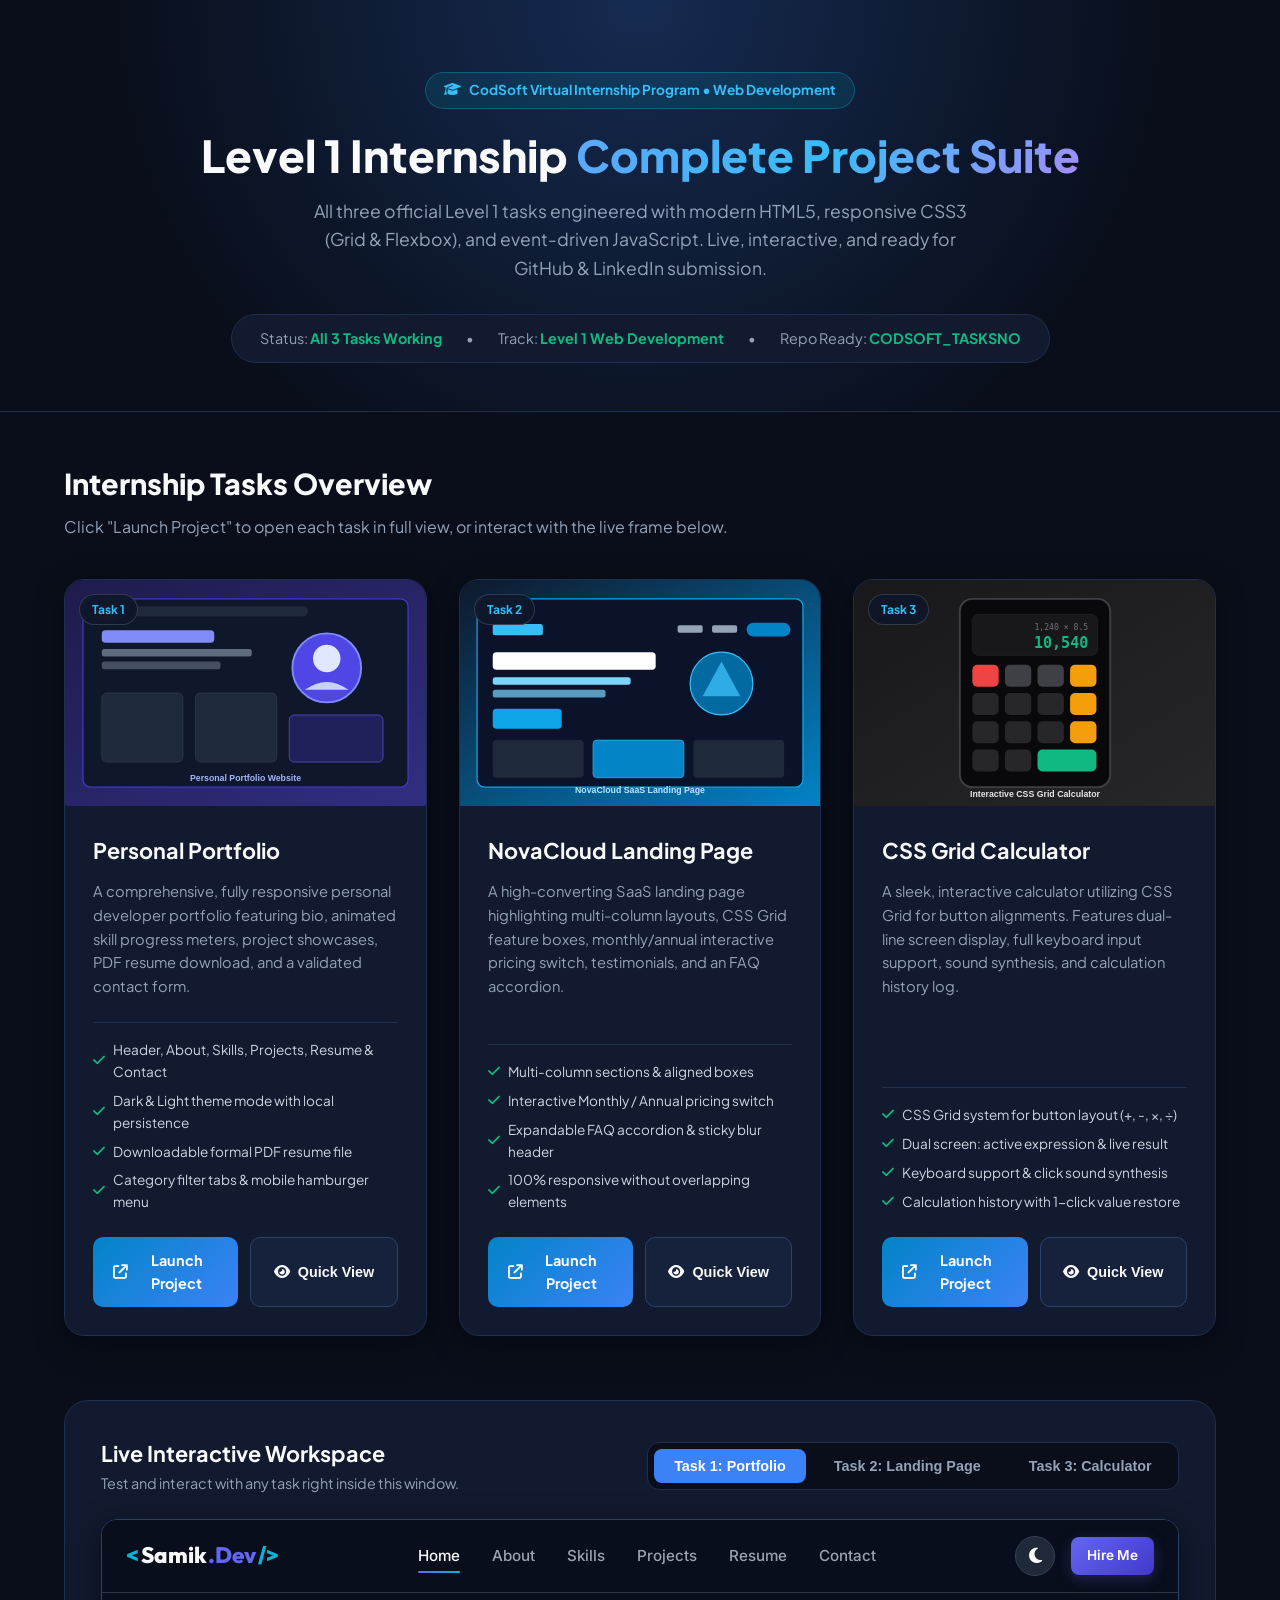
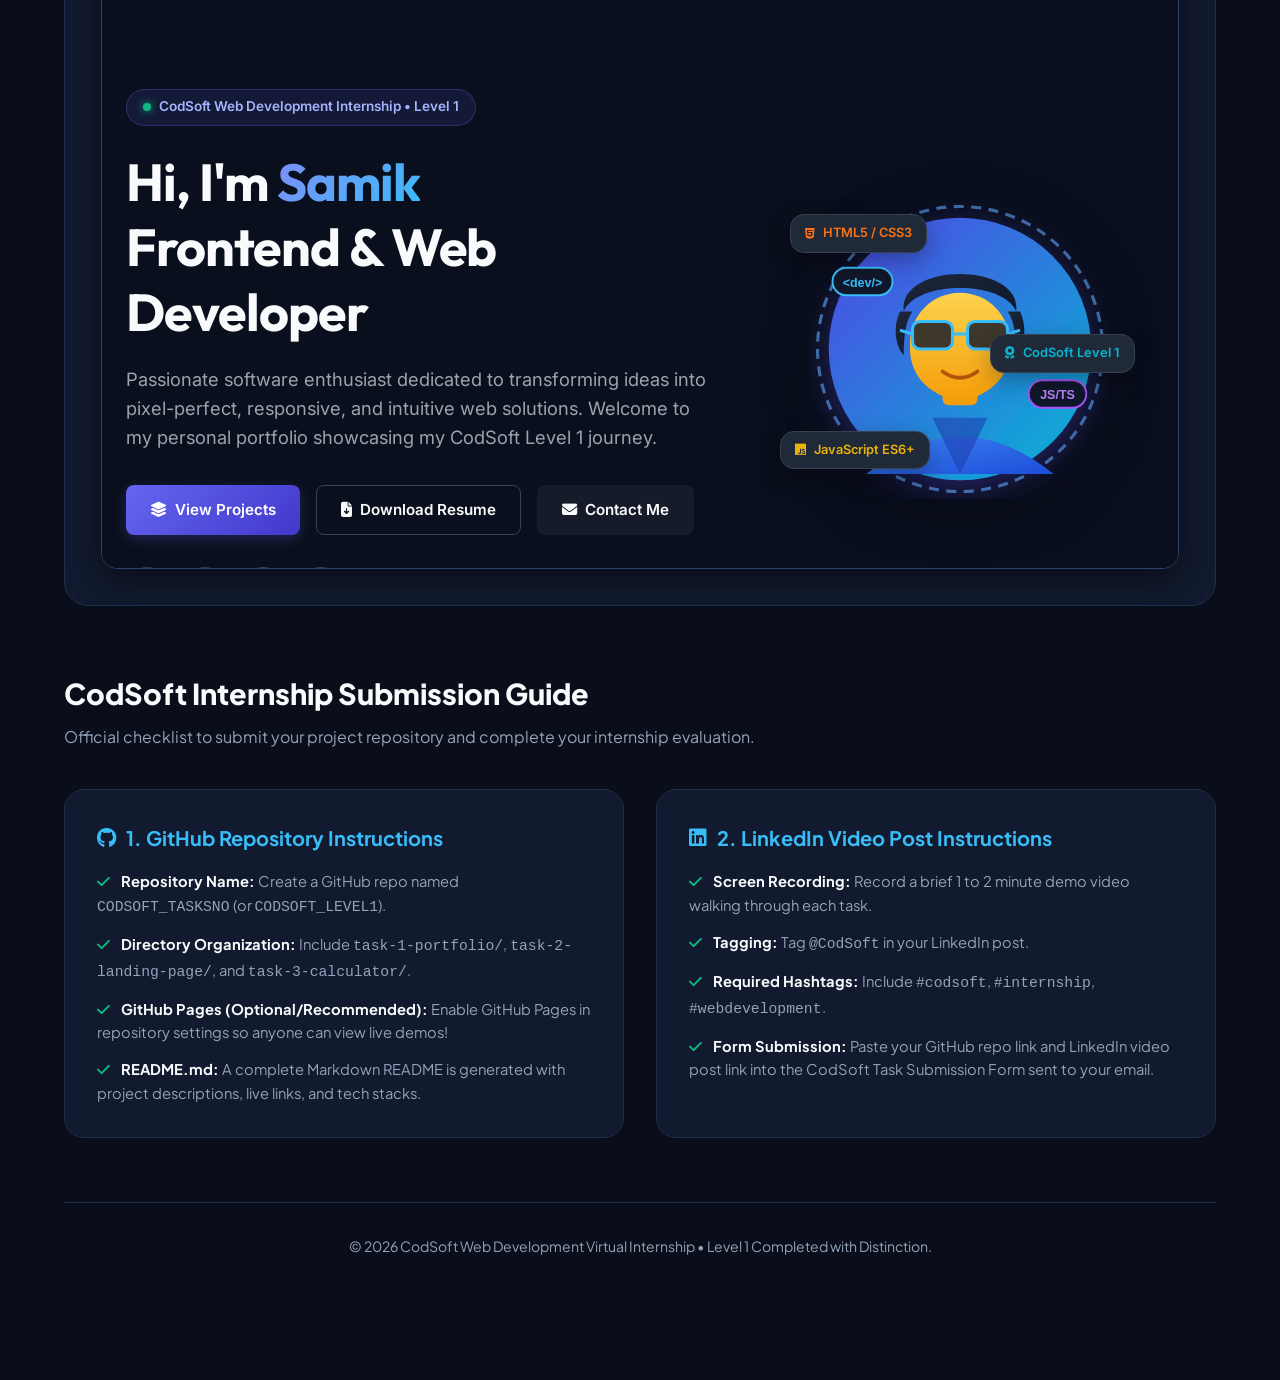
<file: index.html>
<!DOCTYPE html>
<html lang="en">
<head>
  <meta charset="UTF-8">
  <meta name="viewport" content="width=device-width, initial-scale=1.0">
  <title>CodSoft Web Development Internship - Level 1 Showcase</title>
  <meta name="description" content="CodSoft Web Development Virtual Internship - Level 1 Completed Tasks: Portfolio, Landing Page, and Calculator.">
  <link rel="preconnect" href="https://fonts.googleapis.com">
  <link rel="preconnect" href="https://fonts.gstatic.com" crossorigin>
  <link href="https://fonts.googleapis.com/css2?family=Plus+Jakarta+Sans:wght@400;500;600;700;800&family=JetBrains+Mono:wght@500;600&display=swap" rel="stylesheet">
  <link rel="stylesheet" href="https://cdnjs.cloudflare.com/ajax/libs/font-awesome/6.5.1/css/all.min.css">
  <style>
    :root {
      --bg: #090e1a;
      --card-bg: #111a2e;
      --card-hover: #16223b;
      --border: #1f2f4e;
      --border-light: #2c416c;
      --primary: #3b82f6;
      --accent: #06b6d4;
      --accent-green: #10b981;
      --text: #f8fafc;
      --text-muted: #94a3b8;
      --font-main: 'Plus Jakarta Sans', sans-serif;
      --font-mono: 'JetBrains Mono', monospace;
    }

    * { box-sizing: border-box; margin: 0; padding: 0; }
    body {
      font-family: var(--font-main);
      background-color: var(--bg);
      color: var(--text);
      line-height: 1.6;
      padding-bottom: 5rem;
    }

    a { text-decoration: none; color: inherit; }

    .header-hero {
      background: radial-gradient(circle at 50% 0%, rgba(59, 130, 246, 0.25) 0%, transparent 70%);
      padding: 4.5rem 1.5rem 3rem;
      text-align: center;
      border-bottom: 1px solid var(--border);
    }

    .badge-internship {
      display: inline-flex;
      align-items: center;
      gap: 0.5rem;
      background: rgba(6, 182, 212, 0.12);
      border: 1px solid rgba(6, 182, 212, 0.35);
      color: #38bdf8;
      padding: 0.4rem 1.1rem;
      border-radius: 999px;
      font-size: 0.85rem;
      font-weight: 700;
      margin-bottom: 1.25rem;
    }

    .main-title {
      font-size: 2.75rem;
      font-weight: 800;
      line-height: 1.2;
      margin-bottom: 1rem;
    }

    .gradient-txt {
      background: linear-gradient(135deg, #60a5fa, #38bdf8, #a78bfa);
      -webkit-background-clip: text;
      -webkit-text-fill-color: transparent;
    }

    .main-subtitle {
      max-width: 680px;
      margin: 0 auto 2rem;
      color: var(--text-muted);
      font-size: 1.1rem;
    }

    .status-strip {
      display: inline-flex;
      align-items: center;
      gap: 1.5rem;
      background: var(--card-bg);
      border: 1px solid var(--border);
      padding: 0.75rem 1.75rem;
      border-radius: 999px;
      font-size: 0.9rem;
      color: var(--text-muted);
    }

    .status-strip strong { color: var(--accent-green); }

    .container {
      max-width: 1200px;
      margin: 0 auto;
      padding: 3rem 1.5rem;
    }

    .section-title {
      font-size: 1.8rem;
      font-weight: 800;
      margin-bottom: 0.5rem;
    }

    .section-subtitle {
      color: var(--text-muted);
      margin-bottom: 2.5rem;
      font-size: 1rem;
    }

    /* Tasks Grid */
    .tasks-grid {
      display: grid;
      grid-template-columns: repeat(3, 1fr);
      gap: 2rem;
      margin-bottom: 4rem;
    }

    .task-card {
      background: var(--card-bg);
      border: 1px solid var(--border);
      border-radius: 20px;
      overflow: hidden;
      display: flex;
      flex-direction: column;
      transition: all 0.25s ease;
      box-shadow: 0 10px 30px rgba(0, 0, 0, 0.4);
    }

    .task-card:hover {
      transform: translateY(-8px);
      border-color: var(--primary);
      box-shadow: 0 15px 40px rgba(59, 130, 246, 0.2);
    }

    .task-preview {
      aspect-ratio: 16 / 10;
      background: #060a12;
      position: relative;
      overflow: hidden;
      display: flex;
      align-items: center;
      justify-content: center;
    }

    .task-preview img {
      width: 100%;
      height: 100%;
      object-fit: cover;
      transition: transform 0.3s ease;
    }

    .task-card:hover .task-preview img {
      transform: scale(1.04);
    }

    .task-badge-overlay {
      position: absolute;
      top: 14px;
      left: 14px;
      background: rgba(15, 23, 42, 0.85);
      backdrop-filter: blur(8px);
      border: 1px solid rgba(255, 255, 255, 0.15);
      padding: 0.3rem 0.75rem;
      border-radius: 999px;
      font-size: 0.75rem;
      font-weight: 700;
      color: #38bdf8;
    }

    .task-body {
      padding: 1.75rem;
      display: flex;
      flex-direction: column;
      flex: 1;
    }

    .task-title {
      font-size: 1.35rem;
      font-weight: 700;
      margin-bottom: 0.75rem;
    }

    .task-description {
      color: var(--text-muted);
      font-size: 0.92rem;
      margin-bottom: 1.5rem;
      flex-grow: 1;
      line-height: 1.6;
    }

    .task-features-list {
      display: flex;
      flex-direction: column;
      gap: 0.45rem;
      margin-bottom: 1.5rem;
      padding-top: 1rem;
      border-top: 1px solid var(--border);
      font-size: 0.85rem;
      color: #cbd5e1;
    }

    .task-features-list li {
      display: flex;
      align-items: center;
      gap: 0.5rem;
    }

    .task-features-list i { color: var(--accent-green); }

    .btn-group {
      display: flex;
      gap: 0.75rem;
    }

    .btn {
      display: inline-flex;
      align-items: center;
      justify-content: center;
      gap: 0.5rem;
      padding: 0.75rem 1.25rem;
      border-radius: 10px;
      font-size: 0.9rem;
      font-weight: 700;
      cursor: pointer;
      transition: all 0.2s ease;
      flex: 1;
      text-align: center;
    }

    .btn-primary {
      background: linear-gradient(135deg, #0284c7, var(--primary));
      color: #ffffff;
    }

    .btn-primary:hover {
      filter: brightness(1.15);
      transform: translateY(-2px);
    }

    .btn-secondary {
      background: var(--card-hover);
      border: 1px solid var(--border-light);
      color: var(--text);
    }

    .btn-secondary:hover {
      background: #203152;
    }

    /* Interactive Live Frame Preview */
    .preview-section {
      background: var(--card-bg);
      border: 1px solid var(--border);
      border-radius: 24px;
      padding: 2.25rem;
      margin-bottom: 4rem;
    }

    .preview-header {
      display: flex;
      align-items: center;
      justify-content: space-between;
      margin-bottom: 1.5rem;
      flex-wrap: wrap;
      gap: 1rem;
    }

    .preview-tabs {
      display: flex;
      gap: 0.5rem;
      background: #090e1a;
      padding: 0.4rem;
      border-radius: 12px;
      border: 1px solid var(--border);
    }

    .tab-btn {
      background: transparent;
      border: none;
      color: var(--text-muted);
      padding: 0.55rem 1.25rem;
      border-radius: 8px;
      font-size: 0.9rem;
      font-weight: 600;
      cursor: pointer;
      transition: all 0.2s;
    }

    .tab-btn.active {
      background: var(--primary);
      color: #fff;
    }

    .frame-container {
      width: 100%;
      height: 650px;
      border-radius: 16px;
      overflow: hidden;
      border: 1px solid var(--border-light);
      background: #000;
      box-shadow: 0 10px 30px rgba(0, 0, 0, 0.5);
    }

    .frame-container iframe {
      width: 100%;
      height: 100%;
      border: none;
    }

    /* Submission Checklist & Instructions */
    .submission-guide-grid {
      display: grid;
      grid-template-columns: 1fr 1fr;
      gap: 2rem;
    }

    .guide-box {
      background: var(--card-bg);
      border: 1px solid var(--border);
      border-radius: 20px;
      padding: 2rem;
    }

    .guide-box h3 {
      font-size: 1.25rem;
      margin-bottom: 1rem;
      display: flex;
      align-items: center;
      gap: 0.6rem;
      color: #38bdf8;
    }

    .guide-box ul {
      list-style: none;
      display: flex;
      flex-direction: column;
      gap: 0.85rem;
      font-size: 0.92rem;
      color: var(--text-muted);
    }

    .guide-box li strong { color: var(--text); }
    .guide-box li i { color: var(--accent-green); margin-right: 0.5rem; }

    /* Footer */
    .site-footer {
      border-top: 1px solid var(--border);
      margin-top: 4rem;
      padding-top: 2rem;
      text-align: center;
      color: var(--text-muted);
      font-size: 0.88rem;
    }

    @media (max-width: 992px) {
      .tasks-grid,
      .submission-guide-grid {
        grid-template-columns: 1fr;
      }
      .main-title { font-size: 2.2rem; }
    }
  </style>
</head>
<body>

  <!-- Top Hero Header -->
  <header class="header-hero">
    <div class="badge-internship">
      <i class="fa-solid fa-graduation-cap"></i> CodSoft Virtual Internship Program • Web Development
    </div>
    <h1 class="main-title">
      Level 1 Internship <span class="gradient-txt">Complete Project Suite</span>
    </h1>
    <p class="main-subtitle">
      All three official Level 1 tasks engineered with modern HTML5, responsive CSS3 (Grid &amp; Flexbox), and event-driven JavaScript. Live, interactive, and ready for GitHub &amp; LinkedIn submission.
    </p>
    <div class="status-strip">
      <span>Status: <strong>All 3 Tasks Working</strong></span>
      <span>•</span>
      <span>Track: <strong>Level 1 Web Development</strong></span>
      <span>•</span>
      <span>Repo Ready: <strong>CODSOFT_TASKSNO</strong></span>
    </div>
  </header>

  <main class="container">
    <h2 class="section-title">Internship Tasks Overview</h2>
    <p class="section-subtitle">Click "Launch Project" to open each task in full view, or interact with the live frame below.</p>

    <!-- Tasks Grid -->
    <div class="tasks-grid">

      <!-- TASK 1: PORTFOLIO -->
      <article class="task-card">
        <div class="task-preview">
          <img src="task-1-portfolio/assets/projects/project1.svg" alt="Task 1 Portfolio Thumbnail">
          <span class="task-badge-overlay">Task 1</span>
        </div>
        <div class="task-body">
          <h3 class="task-title">Personal Portfolio</h3>
          <p class="task-description">
            A comprehensive, fully responsive personal developer portfolio featuring bio, animated skill progress meters, project showcases, PDF resume download, and a validated contact form.
          </p>
          <ul class="task-features-list">
            <li><i class="fa-solid fa-check"></i> Header, About, Skills, Projects, Resume &amp; Contact</li>
            <li><i class="fa-solid fa-check"></i> Dark &amp; Light theme mode with local persistence</li>
            <li><i class="fa-solid fa-check"></i> Downloadable formal PDF resume file</li>
            <li><i class="fa-solid fa-check"></i> Category filter tabs &amp; mobile hamburger menu</li>
          </ul>
          <div class="btn-group">
            <a href="task-1-portfolio/index.html" class="btn btn-primary" target="_blank">
              <i class="fa-solid fa-arrow-up-right-from-square"></i> Launch Project
            </a>
            <button class="btn btn-secondary" onclick="loadPreview('task-1-portfolio/index.html', this)">
              <i class="fa-solid fa-eye"></i> Quick View
            </button>
          </div>
        </div>
      </article>

      <!-- TASK 2: LANDING PAGE -->
      <article class="task-card">
        <div class="task-preview">
          <img src="task-1-portfolio/assets/projects/project2.svg" alt="Task 2 Landing Page Thumbnail">
          <span class="task-badge-overlay">Task 2</span>
        </div>
        <div class="task-body">
          <h3 class="task-title">NovaCloud Landing Page</h3>
          <p class="task-description">
            A high-converting SaaS landing page highlighting multi-column layouts, CSS Grid feature boxes, monthly/annual interactive pricing switch, testimonials, and an FAQ accordion.
          </p>
          <ul class="task-features-list">
            <li><i class="fa-solid fa-check"></i> Multi-column sections &amp; aligned boxes</li>
            <li><i class="fa-solid fa-check"></i> Interactive Monthly / Annual pricing switch</li>
            <li><i class="fa-solid fa-check"></i> Expandable FAQ accordion &amp; sticky blur header</li>
            <li><i class="fa-solid fa-check"></i> 100% responsive without overlapping elements</li>
          </ul>
          <div class="btn-group">
            <a href="task-2-landing-page/index.html" class="btn btn-primary" target="_blank">
              <i class="fa-solid fa-arrow-up-right-from-square"></i> Launch Project
            </a>
            <button class="btn btn-secondary" onclick="loadPreview('task-2-landing-page/index.html', this)">
              <i class="fa-solid fa-eye"></i> Quick View
            </button>
          </div>
        </div>
      </article>

      <!-- TASK 3: CALCULATOR -->
      <article class="task-card">
        <div class="task-preview">
          <img src="task-1-portfolio/assets/projects/project3.svg" alt="Task 3 Calculator Thumbnail">
          <span class="task-badge-overlay">Task 3</span>
        </div>
        <div class="task-body">
          <h3 class="task-title">CSS Grid Calculator</h3>
          <p class="task-description">
            A sleek, interactive calculator utilizing CSS Grid for button alignments. Features dual-line screen display, full keyboard input support, sound synthesis, and calculation history log.
          </p>
          <ul class="task-features-list">
            <li><i class="fa-solid fa-check"></i> CSS Grid system for button layout (+, -, ×, ÷)</li>
            <li><i class="fa-solid fa-check"></i> Dual screen: active expression &amp; live result</li>
            <li><i class="fa-solid fa-check"></i> Keyboard support &amp; click sound synthesis</li>
            <li><i class="fa-solid fa-check"></i> Calculation history with 1-click value restore</li>
          </ul>
          <div class="btn-group">
            <a href="task-3-calculator/index.html" class="btn btn-primary" target="_blank">
              <i class="fa-solid fa-arrow-up-right-from-square"></i> Launch Project
            </a>
            <button class="btn btn-secondary" onclick="loadPreview('task-3-calculator/index.html', this)">
              <i class="fa-solid fa-eye"></i> Quick View
            </button>
          </div>
        </div>
      </article>

    </div>

    <!-- Interactive Live Frame Preview -->
    <section class="preview-section">
      <div class="preview-header">
        <div>
          <h3 style="font-size: 1.35rem; font-weight: 700;">Live Interactive Workspace</h3>
          <p style="color: var(--text-muted); font-size: 0.9rem;">Test and interact with any task right inside this window.</p>
        </div>
        <div class="preview-tabs">
          <button class="tab-btn active" id="tab-t1" onclick="switchTab('task-1-portfolio/index.html', 'tab-t1')">Task 1: Portfolio</button>
          <button class="tab-btn" id="tab-t2" onclick="switchTab('task-2-landing-page/index.html', 'tab-t2')">Task 2: Landing Page</button>
          <button class="tab-btn" id="tab-t3" onclick="switchTab('task-3-calculator/index.html', 'tab-t3')">Task 3: Calculator</button>
        </div>
      </div>
      <div class="frame-container">
        <iframe id="preview-iframe" src="task-1-portfolio/index.html" title="Interactive Project Preview"></iframe>
      </div>
    </section>

    <!-- CodSoft Official Submission Guide -->
    <section>
      <h2 class="section-title">CodSoft Internship Submission Guide</h2>
      <p class="section-subtitle">Official checklist to submit your project repository and complete your internship evaluation.</p>

      <div class="submission-guide-grid">
        <div class="guide-box">
          <h3><i class="fa-brands fa-github"></i> 1. GitHub Repository Instructions</h3>
          <ul>
            <li><i class="fa-solid fa-check"></i> <strong>Repository Name:</strong> Create a GitHub repo named <code>CODSOFT_TASKSNO</code> (or <code>CODSOFT_LEVEL1</code>).</li>
            <li><i class="fa-solid fa-check"></i> <strong>Directory Organization:</strong> Include <code>task-1-portfolio/</code>, <code>task-2-landing-page/</code>, and <code>task-3-calculator/</code>.</li>
            <li><i class="fa-solid fa-check"></i> <strong>GitHub Pages (Optional/Recommended):</strong> Enable GitHub Pages in repository settings so anyone can view live demos!</li>
            <li><i class="fa-solid fa-check"></i> <strong>README.md:</strong> A complete Markdown README is generated with project descriptions, live links, and tech stacks.</li>
          </ul>
        </div>

        <div class="guide-box">
          <h3><i class="fa-brands fa-linkedin"></i> 2. LinkedIn Video Post Instructions</h3>
          <ul>
            <li><i class="fa-solid fa-check"></i> <strong>Screen Recording:</strong> Record a brief 1 to 2 minute demo video walking through each task.</li>
            <li><i class="fa-solid fa-check"></i> <strong>Tagging:</strong> Tag <code>@CodSoft</code> in your LinkedIn post.</li>
            <li><i class="fa-solid fa-check"></i> <strong>Required Hashtags:</strong> Include <code>#codsoft</code>, <code>#internship</code>, <code>#webdevelopment</code>.</li>
            <li><i class="fa-solid fa-check"></i> <strong>Form Submission:</strong> Paste your GitHub repo link and LinkedIn video post link into the CodSoft Task Submission Form sent to your email.</li>
          </ul>
        </div>
      </div>
    </section>

    <footer class="site-footer">
      <p>&copy; 2026 CodSoft Web Development Virtual Internship • Level 1 Completed with Distinction.</p>
    </footer>
  </main>

  <script>
    function loadPreview(url, btn) {
      document.getElementById('preview-iframe').src = url;
      // Scroll to preview
      document.querySelector('.preview-section').scrollIntoView({ behavior: 'smooth' });

      // Update active tab styling
      document.querySelectorAll('.tab-btn').forEach(b => b.classList.remove('active'));
      if (url.includes('task-1')) document.getElementById('tab-t1').classList.add('active');
      else if (url.includes('task-2')) document.getElementById('tab-t2').classList.add('active');
      else if (url.includes('task-3')) document.getElementById('tab-t3').classList.add('active');
    }

    function switchTab(url, tabId) {
      document.getElementById('preview-iframe').src = url;
      document.querySelectorAll('.tab-btn').forEach(b => b.classList.remove('active'));
      document.getElementById(tabId).classList.add('active');
    }
  </script>
</body>
</html>
</file>
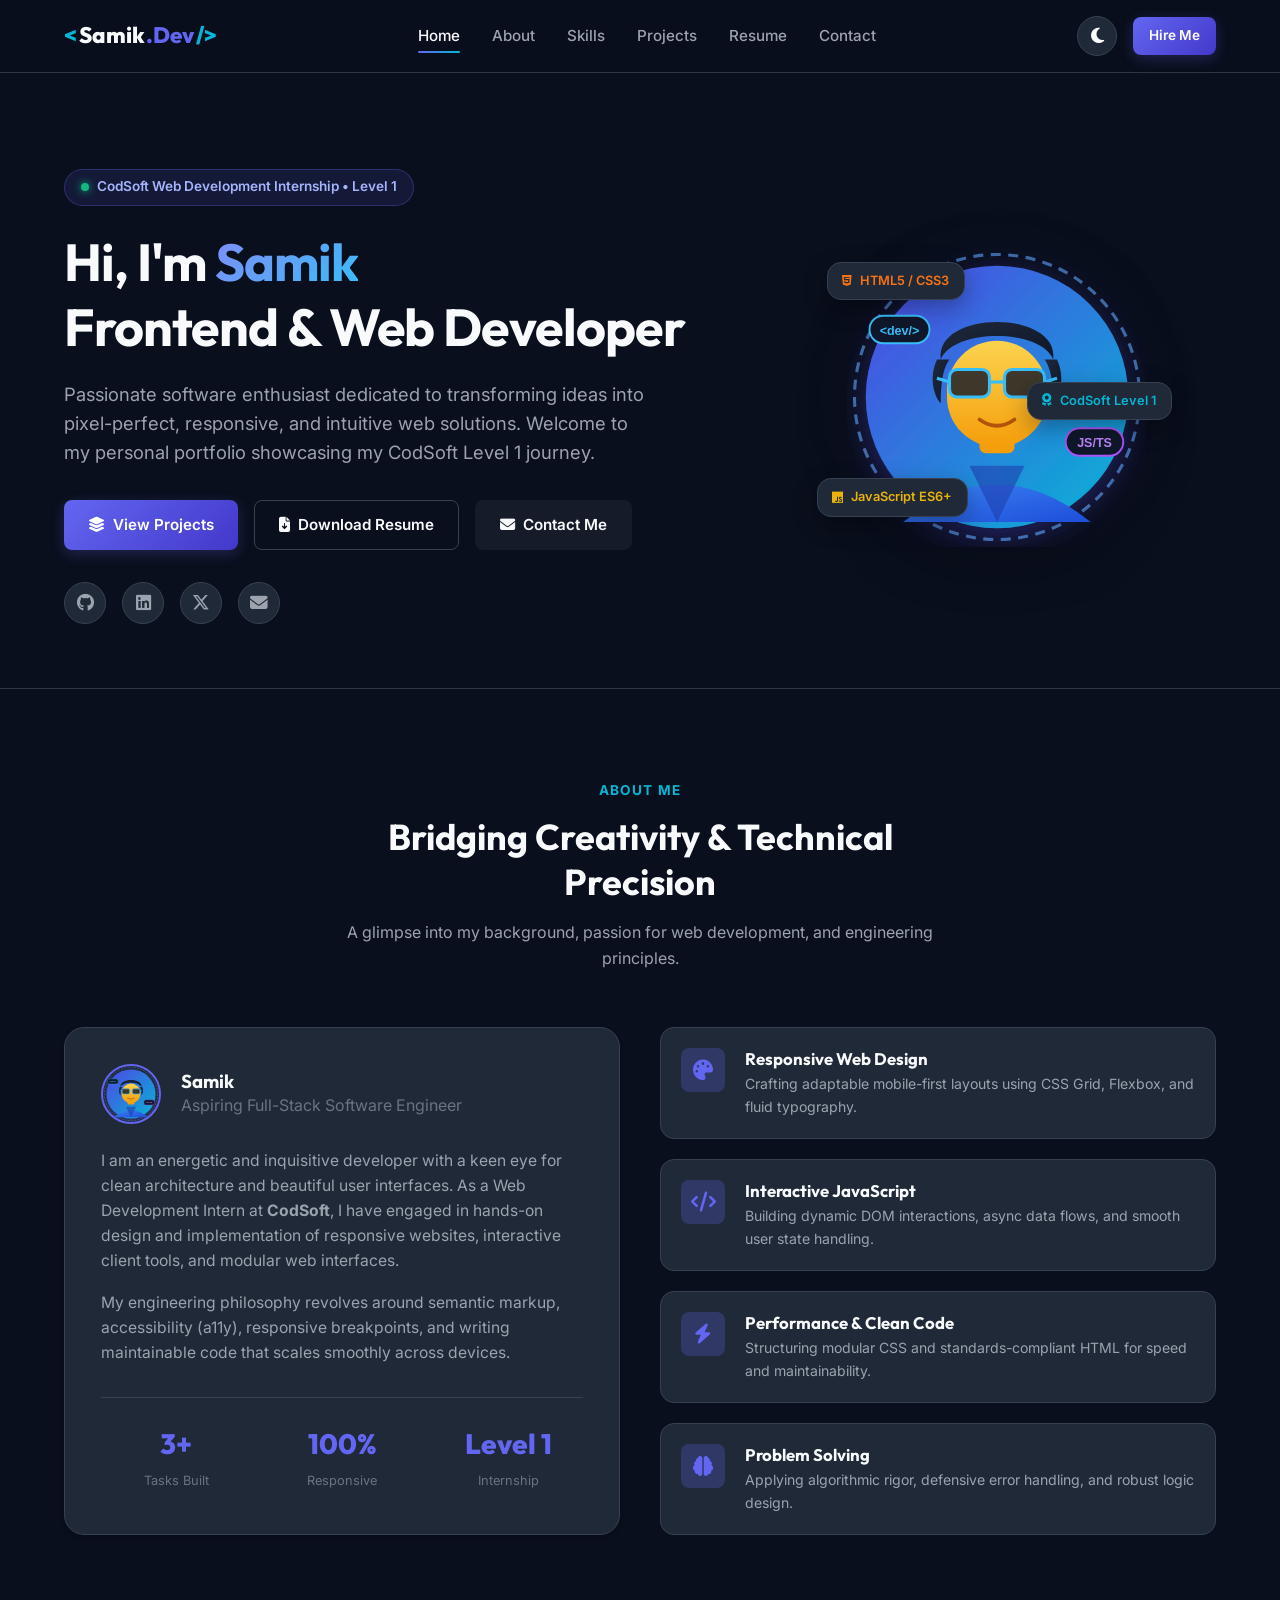
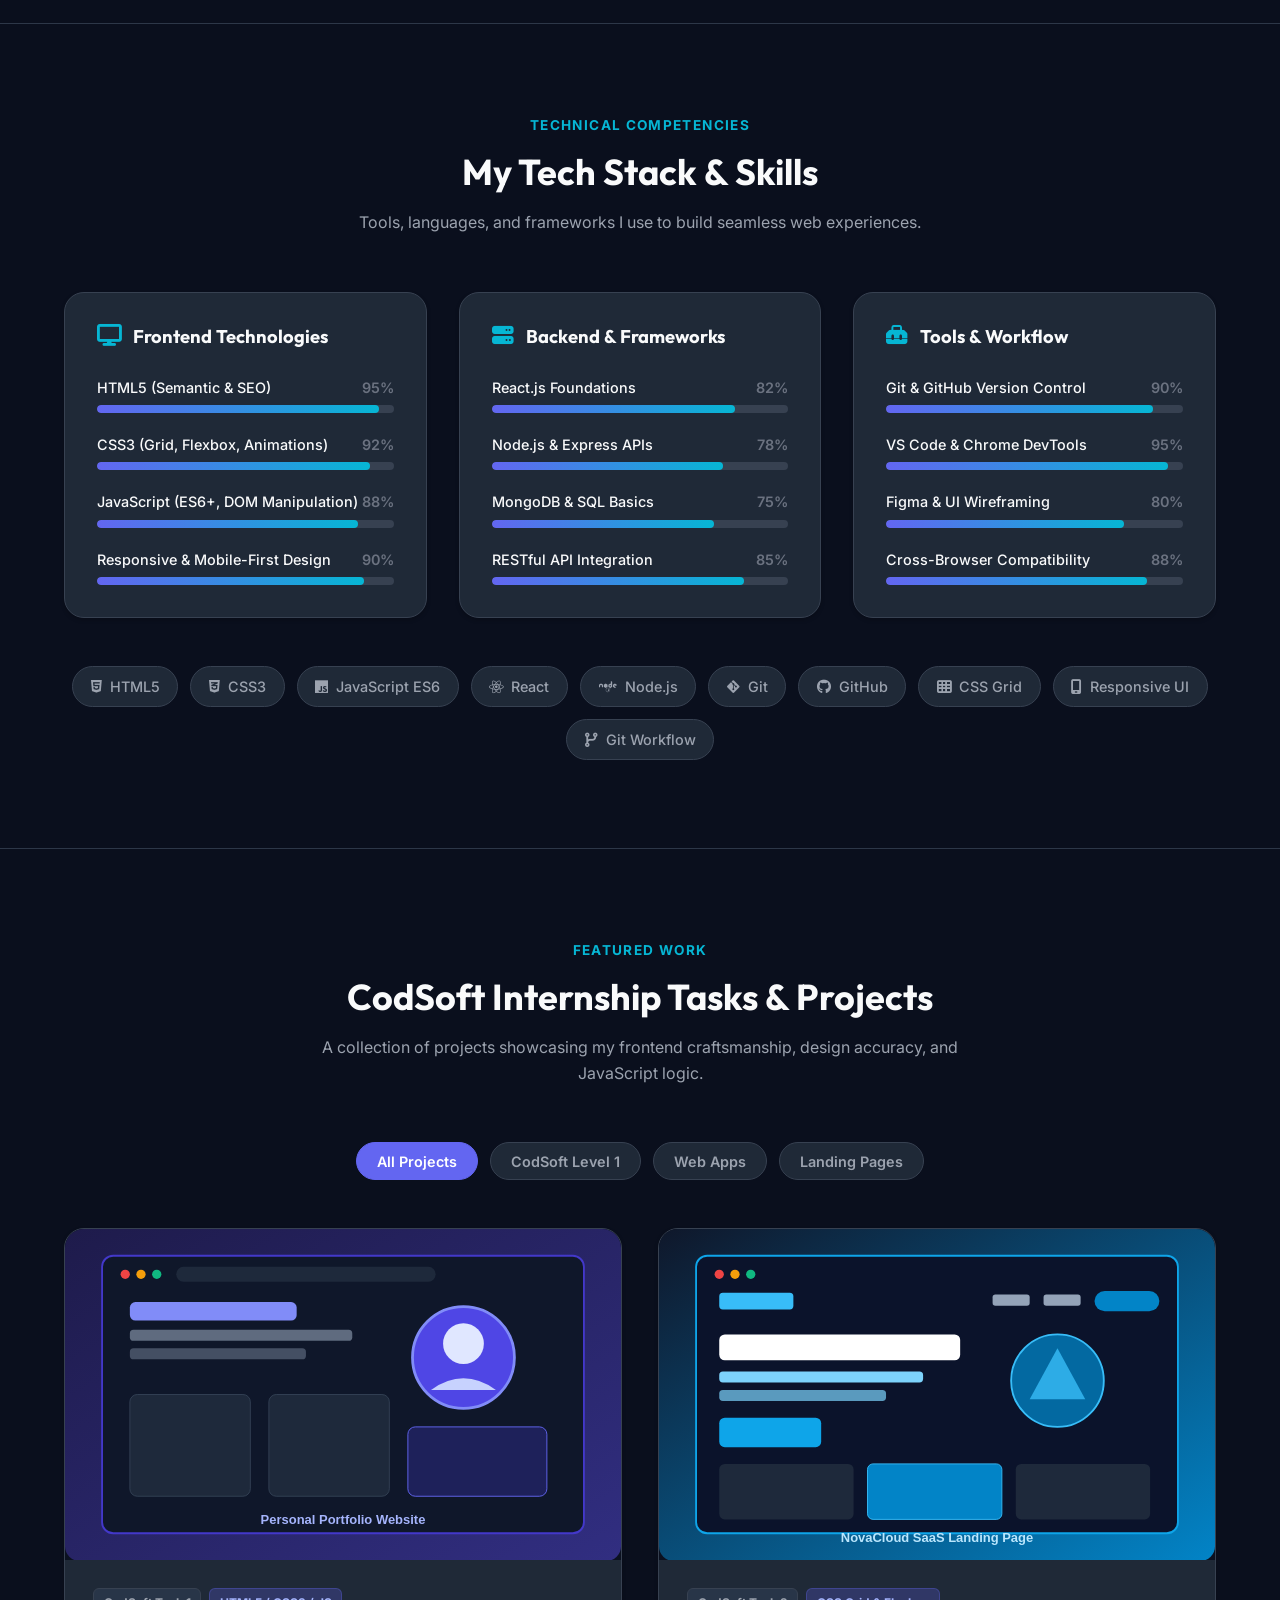
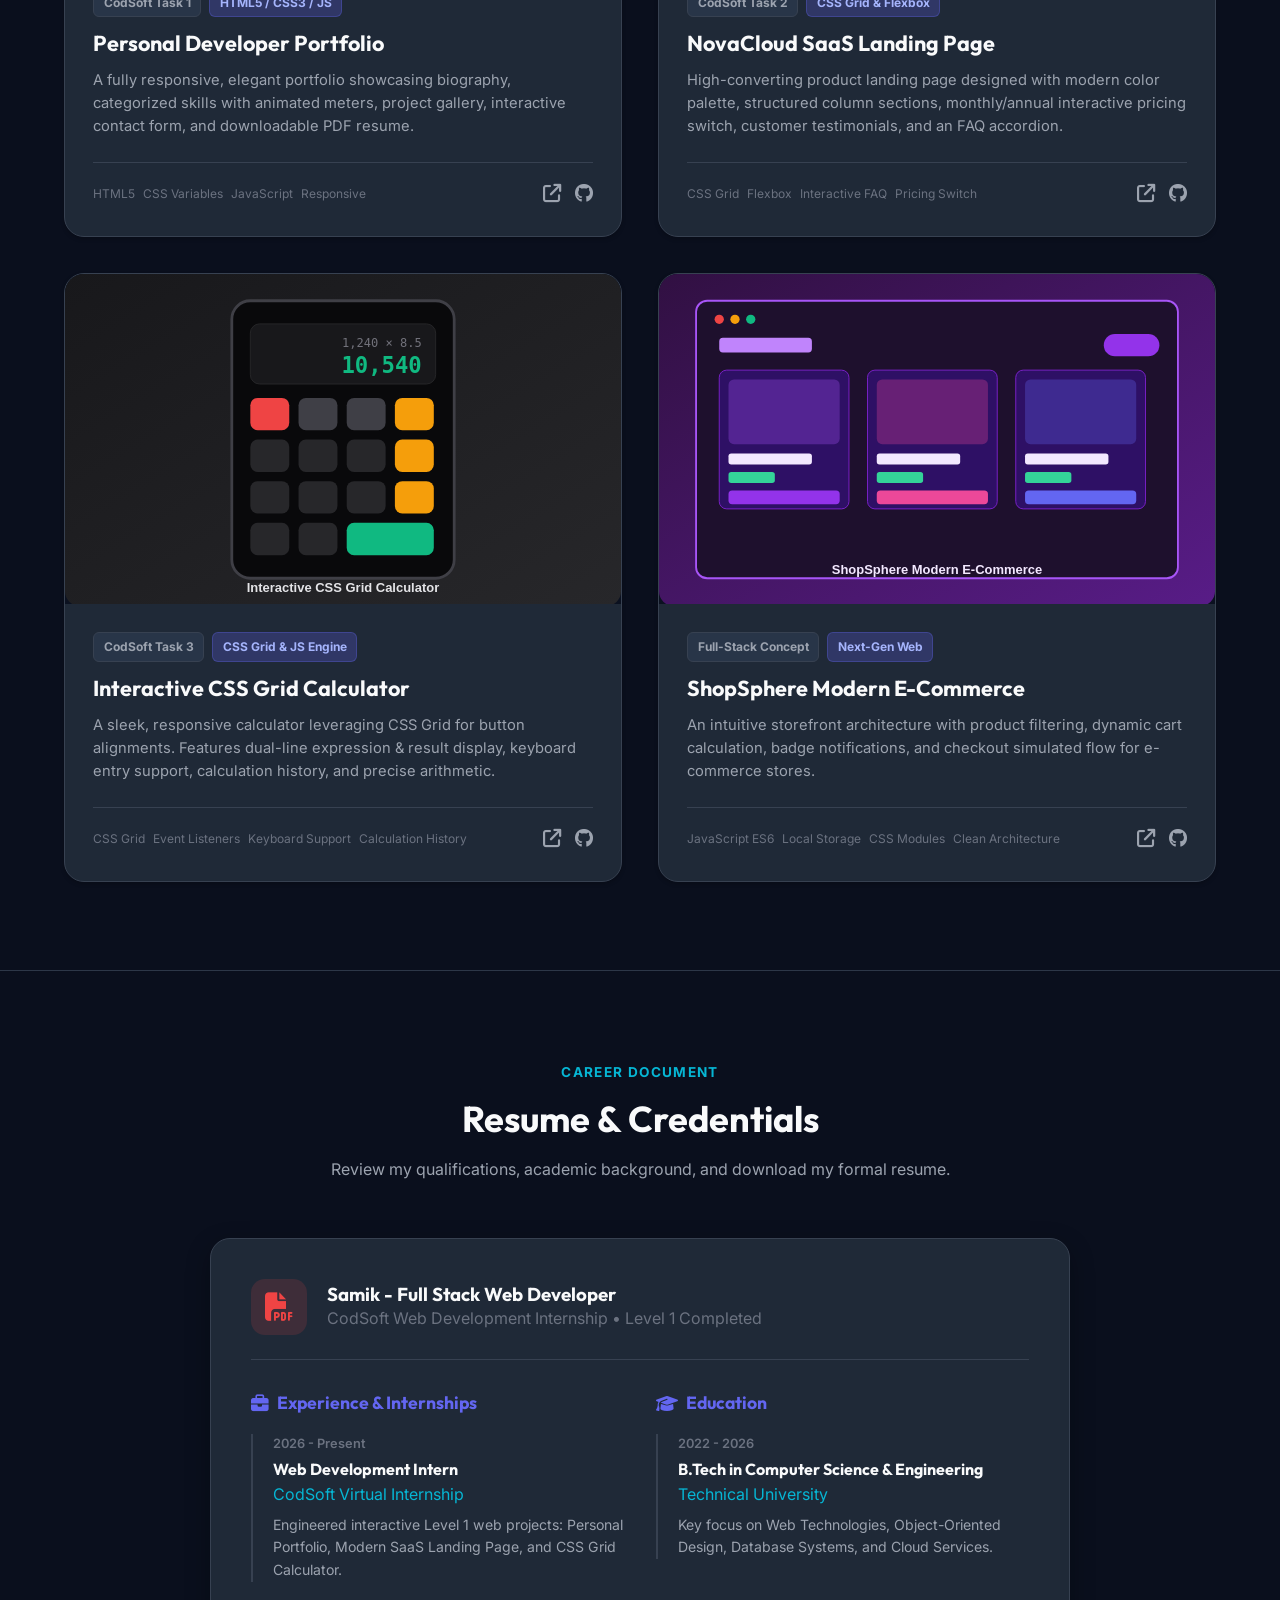
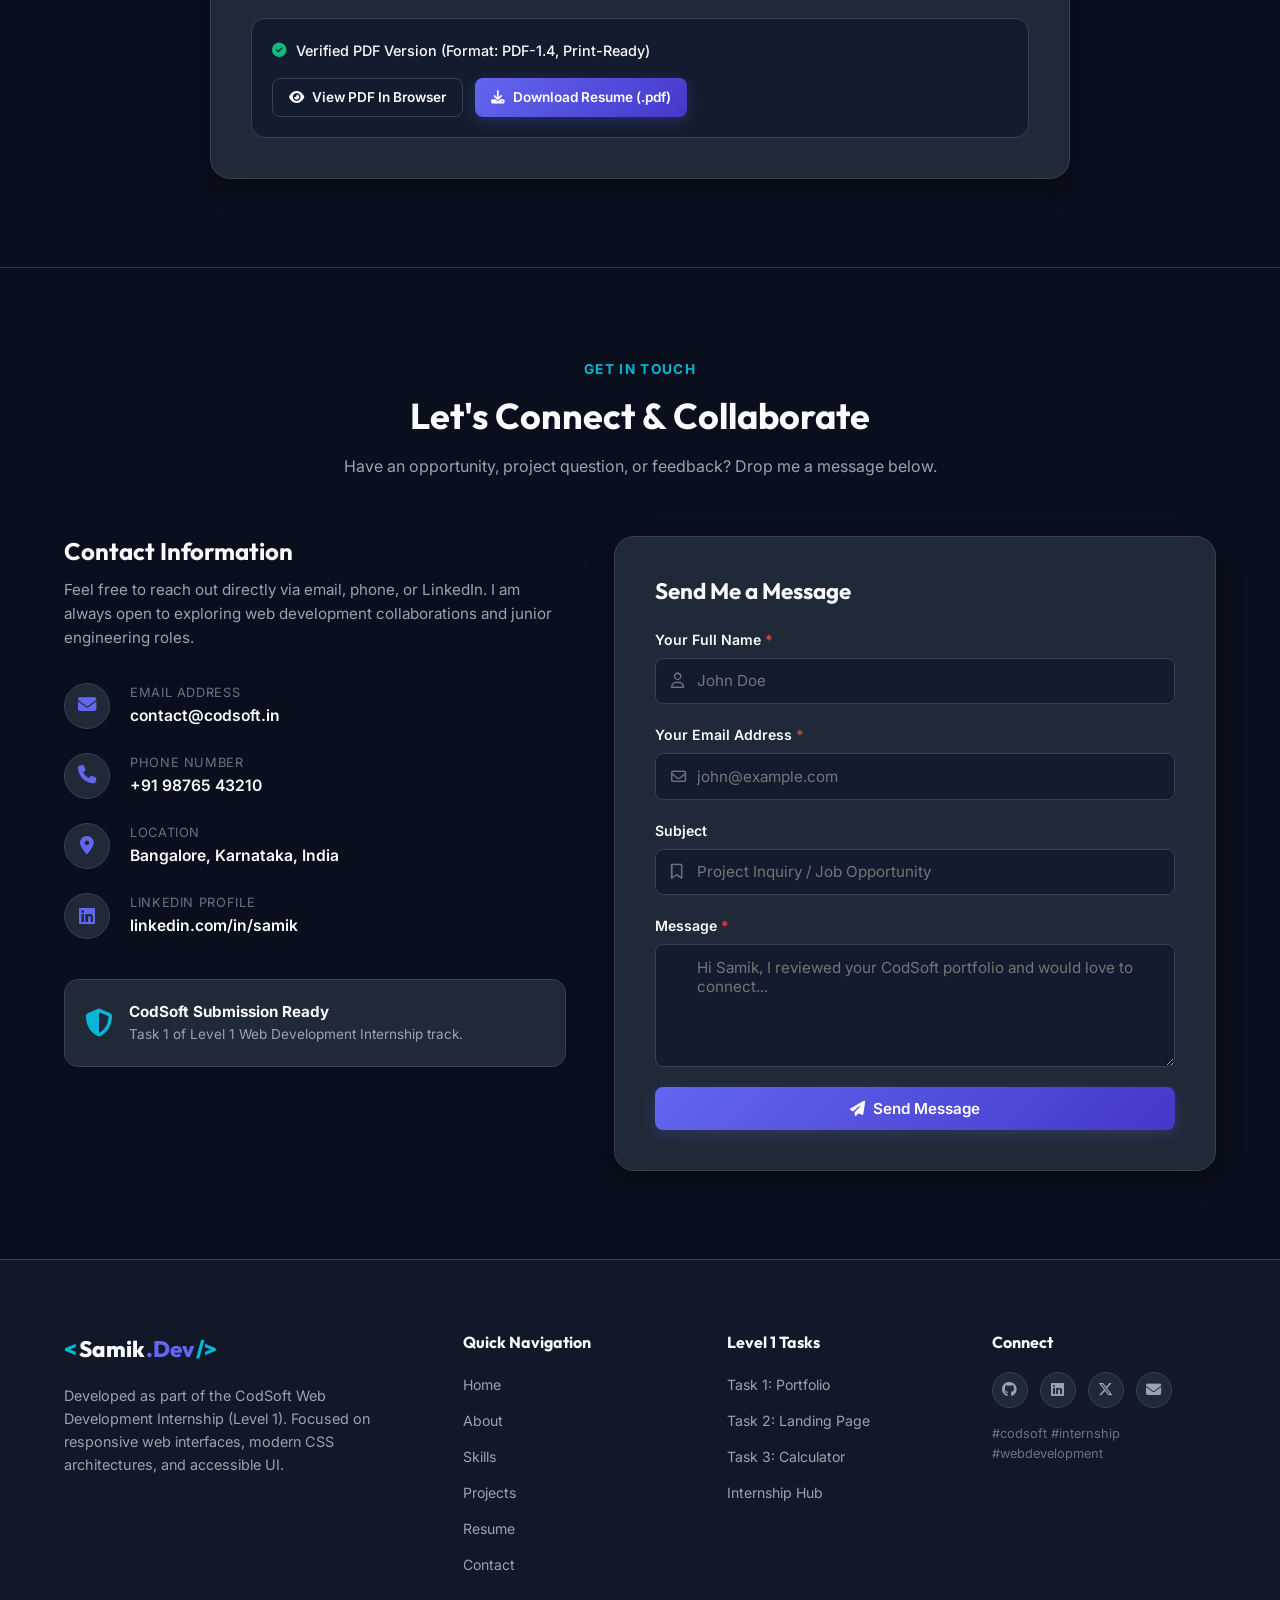
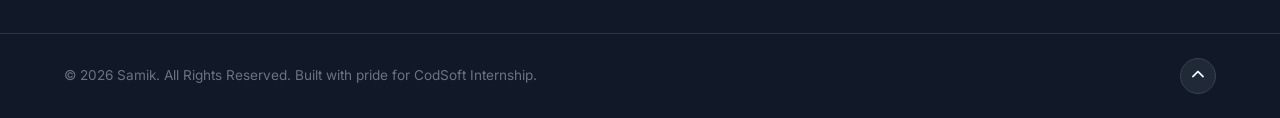
<file: task-1-portfolio/index.html>
<!DOCTYPE html>
<html lang="en">
<head>
  <meta charset="UTF-8">
  <meta name="viewport" content="width=device-width, initial-scale=1.0">
  <title>Samik | Web Developer Portfolio - CodSoft Level 1</title>
  <meta name="description" content="Personal Portfolio of Samik, Web Development Intern at CodSoft. Built with HTML5, CSS3, and JavaScript.">
  <link rel="stylesheet" href="style.css">
  <!-- Google Fonts: Inter & Outfit -->
  <link rel="preconnect" href="https://fonts.googleapis.com">
  <link rel="preconnect" href="https://fonts.gstatic.com" crossorigin>
  <link href="https://fonts.googleapis.com/css2?family=Inter:wght@300;400;500;600;700&family=Outfit:wght@500;600;700;800&display=swap" rel="stylesheet">
  <!-- Font Awesome Icons -->
  <link rel="stylesheet" href="https://cdnjs.cloudflare.com/ajax/libs/font-awesome/6.5.1/css/all.min.css">
</head>
<body data-theme="dark">

  <!-- Top Navigation Header -->
  <header class="site-header" id="header">
    <nav class="nav-container">
      <a href="#hero" class="brand-logo">
        <span class="logo-bracket">&lt;</span>
        <span class="logo-name">Samik</span>
        <span class="logo-accent">.Dev</span>
        <span class="logo-bracket">/&gt;</span>
      </a>

      <!-- Desktop Nav -->
      <ul class="nav-menu" id="nav-menu">
        <li><a href="#hero" class="nav-link active">Home</a></li>
        <li><a href="#about" class="nav-link">About</a></li>
        <li><a href="#skills" class="nav-link">Skills</a></li>
        <li><a href="#projects" class="nav-link">Projects</a></li>
        <li><a href="#resume" class="nav-link">Resume</a></li>
        <li><a href="#contact" class="nav-link">Contact</a></li>
      </ul>

      <div class="nav-actions">
        <!-- Theme Toggle -->
        <button id="theme-toggle" class="theme-btn" aria-label="Toggle Theme" title="Toggle Light/Dark Theme">
          <i class="fa-solid fa-moon"></i>
        </button>

        <a href="#contact" class="btn btn-sm btn-primary hide-mobile">Hire Me</a>

        <!-- Mobile Menu Hamburger -->
        <button class="hamburger-btn" id="hamburger" aria-label="Toggle Navigation">
          <span></span>
          <span></span>
          <span></span>
        </button>
      </div>
    </nav>
  </header>

  <main>
    <!-- HERO SECTION -->
    <section class="hero-section" id="hero">
      <div class="container hero-grid">
        <div class="hero-content">
          <div class="badge-pill">
            <span class="status-dot"></span>
            CodSoft Web Development Internship • Level 1
          </div>
          <h1 class="hero-title">
            Hi, I'm <span class="gradient-text">Samik</span><br>
            Frontend &amp; Web Developer
          </h1>
          <p class="hero-subtitle">
            Passionate software enthusiast dedicated to transforming ideas into pixel-perfect, responsive, and intuitive web solutions. Welcome to my personal portfolio showcasing my CodSoft Level 1 journey.
          </p>
          <div class="hero-cta">
            <a href="#projects" class="btn btn-primary">
              <i class="fa-solid fa-layer-group"></i> View Projects
            </a>
            <a href="assets/resume.pdf" download="Samik_Resume_CodSoft.pdf" class="btn btn-outline">
              <i class="fa-solid fa-file-arrow-down"></i> Download Resume
            </a>
            <a href="#contact" class="btn btn-ghost">
              <i class="fa-solid fa-envelope"></i> Contact Me
            </a>
          </div>
          <div class="social-links">
            <a href="https://github.com" target="_blank" rel="noopener noreferrer" aria-label="GitHub"><i class="fa-brands fa-github"></i></a>
            <a href="https://linkedin.com" target="_blank" rel="noopener noreferrer" aria-label="LinkedIn"><i class="fa-brands fa-linkedin"></i></a>
            <a href="https://twitter.com" target="_blank" rel="noopener noreferrer" aria-label="Twitter"><i class="fa-brands fa-x-twitter"></i></a>
            <a href="mailto:contact@codsoft.in" aria-label="Email"><i class="fa-solid fa-envelope"></i></a>
          </div>
        </div>
        <div class="hero-visual">
          <div class="avatar-wrapper">
            <div class="avatar-glow"></div>
            <img src="assets/avatar.svg" alt="Samik Profile Avatar" class="avatar-img">
            <div class="floating-chip chip-1">
              <i class="fa-brands fa-html5"></i> <span>HTML5 / CSS3</span>
            </div>
            <div class="floating-chip chip-2">
              <i class="fa-brands fa-js"></i> <span>JavaScript ES6+</span>
            </div>
            <div class="floating-chip chip-3">
              <i class="fa-solid fa-award"></i> <span>CodSoft Level 1</span>
            </div>
          </div>
        </div>
      </div>
    </section>

    <!-- ABOUT SECTION -->
    <section class="section about-section" id="about">
      <div class="container">
        <div class="section-header">
          <span class="section-tag">About Me</span>
          <h2 class="section-title">Bridging Creativity &amp; Technical Precision</h2>
          <p class="section-subtitle">A glimpse into my background, passion for web development, and engineering principles.</p>
        </div>

        <div class="about-grid">
          <div class="about-card main-bio-card">
            <div class="bio-header">
              <div class="bio-avatar-sm">
                <img src="assets/avatar.svg" alt="Samik Mini Avatar">
              </div>
              <div>
                <h3>Samik</h3>
                <p class="text-muted">Aspiring Full-Stack Software Engineer</p>
              </div>
            </div>
            <p class="bio-text">
              I am an energetic and inquisitive developer with a keen eye for clean architecture and beautiful user interfaces. As a Web Development Intern at <strong>CodSoft</strong>, I have engaged in hands-on design and implementation of responsive websites, interactive client tools, and modular web interfaces.
            </p>
            <p class="bio-text">
              My engineering philosophy revolves around semantic markup, accessibility (a11y), responsive breakpoints, and writing maintainable code that scales smoothly across devices.
            </p>
            <div class="bio-stats">
              <div class="stat-item">
                <span class="stat-number">3+</span>
                <span class="stat-label">Tasks Built</span>
              </div>
              <div class="stat-item">
                <span class="stat-number">100%</span>
                <span class="stat-label">Responsive</span>
              </div>
              <div class="stat-item">
                <span class="stat-number">Level 1</span>
                <span class="stat-label">Internship</span>
              </div>
            </div>
          </div>

          <div class="about-features">
            <div class="feature-card">
              <div class="feature-icon"><i class="fa-solid fa-palette"></i></div>
              <div>
                <h4>Responsive Web Design</h4>
                <p>Crafting adaptable mobile-first layouts using CSS Grid, Flexbox, and fluid typography.</p>
              </div>
            </div>
            <div class="feature-card">
              <div class="feature-icon"><i class="fa-solid fa-code"></i></div>
              <div>
                <h4>Interactive JavaScript</h4>
                <p>Building dynamic DOM interactions, async data flows, and smooth user state handling.</p>
              </div>
            </div>
            <div class="feature-card">
              <div class="feature-icon"><i class="fa-solid fa-bolt"></i></div>
              <div>
                <h4>Performance &amp; Clean Code</h4>
                <p>Structuring modular CSS and standards-compliant HTML for speed and maintainability.</p>
              </div>
            </div>
            <div class="feature-card">
              <div class="feature-icon"><i class="fa-solid fa-brain"></i></div>
              <div>
                <h4>Problem Solving</h4>
                <p>Applying algorithmic rigor, defensive error handling, and robust logic design.</p>
              </div>
            </div>
          </div>
        </div>
      </div>
    </section>

    <!-- SKILLS SECTION -->
    <section class="section skills-section" id="skills">
      <div class="container">
        <div class="section-header">
          <span class="section-tag">Technical Competencies</span>
          <h2 class="section-title">My Tech Stack &amp; Skills</h2>
          <p class="section-subtitle">Tools, languages, and frameworks I use to build seamless web experiences.</p>
        </div>

        <div class="skills-grid">
          <!-- Frontend Category -->
          <div class="skill-category-card">
            <div class="cat-header">
              <i class="fa-solid fa-display cat-icon"></i>
              <h3>Frontend Technologies</h3>
            </div>
            <div class="skill-list">
              <div class="skill-item">
                <div class="skill-info">
                  <span>HTML5 (Semantic &amp; SEO)</span>
                  <span class="skill-pct">95%</span>
                </div>
                <div class="progress-bar"><div class="progress-fill" style="width: 95%;"></div></div>
              </div>
              <div class="skill-item">
                <div class="skill-info">
                  <span>CSS3 (Grid, Flexbox, Animations)</span>
                  <span class="skill-pct">92%</span>
                </div>
                <div class="progress-bar"><div class="progress-fill" style="width: 92%;"></div></div>
              </div>
              <div class="skill-item">
                <div class="skill-info">
                  <span>JavaScript (ES6+, DOM Manipulation)</span>
                  <span class="skill-pct">88%</span>
                </div>
                <div class="progress-bar"><div class="progress-fill" style="width: 88%;"></div></div>
              </div>
              <div class="skill-item">
                <div class="skill-info">
                  <span>Responsive &amp; Mobile-First Design</span>
                  <span class="skill-pct">90%</span>
                </div>
                <div class="progress-bar"><div class="progress-fill" style="width: 90%;"></div></div>
              </div>
            </div>
          </div>

          <!-- Frameworks & Backend Category -->
          <div class="skill-category-card">
            <div class="cat-header">
              <i class="fa-solid fa-server cat-icon"></i>
              <h3>Backend &amp; Frameworks</h3>
            </div>
            <div class="skill-list">
              <div class="skill-item">
                <div class="skill-info">
                  <span>React.js Foundations</span>
                  <span class="skill-pct">82%</span>
                </div>
                <div class="progress-bar"><div class="progress-fill" style="width: 82%;"></div></div>
              </div>
              <div class="skill-item">
                <div class="skill-info">
                  <span>Node.js &amp; Express APIs</span>
                  <span class="skill-pct">78%</span>
                </div>
                <div class="progress-bar"><div class="progress-fill" style="width: 78%;"></div></div>
              </div>
              <div class="skill-item">
                <div class="skill-info">
                  <span>MongoDB &amp; SQL Basics</span>
                  <span class="skill-pct">75%</span>
                </div>
                <div class="progress-bar"><div class="progress-fill" style="width: 75%;"></div></div>
              </div>
              <div class="skill-item">
                <div class="skill-info">
                  <span>RESTful API Integration</span>
                  <span class="skill-pct">85%</span>
                </div>
                <div class="progress-bar"><div class="progress-fill" style="width: 85%;"></div></div>
              </div>
            </div>
          </div>

          <!-- Developer Tools Category -->
          <div class="skill-category-card">
            <div class="cat-header">
              <i class="fa-solid fa-toolbox cat-icon"></i>
              <h3>Tools &amp; Workflow</h3>
            </div>
            <div class="skill-list">
              <div class="skill-item">
                <div class="skill-info">
                  <span>Git &amp; GitHub Version Control</span>
                  <span class="skill-pct">90%</span>
                </div>
                <div class="progress-bar"><div class="progress-fill" style="width: 90%;"></div></div>
              </div>
              <div class="skill-item">
                <div class="skill-info">
                  <span>VS Code &amp; Chrome DevTools</span>
                  <span class="skill-pct">95%</span>
                </div>
                <div class="progress-bar"><div class="progress-fill" style="width: 95%;"></div></div>
              </div>
              <div class="skill-item">
                <div class="skill-info">
                  <span>Figma &amp; UI Wireframing</span>
                  <span class="skill-pct">80%</span>
                </div>
                <div class="progress-bar"><div class="progress-fill" style="width: 80%;"></div></div>
              </div>
              <div class="skill-item">
                <div class="skill-info">
                  <span>Cross-Browser Compatibility</span>
                  <span class="skill-pct">88%</span>
                </div>
                <div class="progress-bar"><div class="progress-fill" style="width: 88%;"></div></div>
              </div>
            </div>
          </div>
        </div>

        <!-- Skill Badges Cloud -->
        <div class="skills-pills-container">
          <span class="skill-badge"><i class="fa-brands fa-html5"></i> HTML5</span>
          <span class="skill-badge"><i class="fa-brands fa-css3-alt"></i> CSS3</span>
          <span class="skill-badge"><i class="fa-brands fa-js"></i> JavaScript ES6</span>
          <span class="skill-badge"><i class="fa-brands fa-react"></i> React</span>
          <span class="skill-badge"><i class="fa-brands fa-node"></i> Node.js</span>
          <span class="skill-badge"><i class="fa-brands fa-git-alt"></i> Git</span>
          <span class="skill-badge"><i class="fa-brands fa-github"></i> GitHub</span>
          <span class="skill-badge"><i class="fa-solid fa-table-cells"></i> CSS Grid</span>
          <span class="skill-badge"><i class="fa-solid fa-mobile-screen"></i> Responsive UI</span>
          <span class="skill-badge"><i class="fa-solid fa-code-branch"></i> Git Workflow</span>
        </div>
      </div>
    </section>

    <!-- PROJECTS SECTION -->
    <section class="section projects-section" id="projects">
      <div class="container">
        <div class="section-header">
          <span class="section-tag">Featured Work</span>
          <h2 class="section-title">CodSoft Internship Tasks &amp; Projects</h2>
          <p class="section-subtitle">A collection of projects showcasing my frontend craftsmanship, design accuracy, and JavaScript logic.</p>
        </div>

        <!-- Filter Tabs -->
        <div class="project-filter-tabs">
          <button class="filter-btn active" data-filter="all">All Projects</button>
          <button class="filter-btn" data-filter="level1">CodSoft Level 1</button>
          <button class="filter-btn" data-filter="webapps">Web Apps</button>
          <button class="filter-btn" data-filter="landing">Landing Pages</button>
        </div>

        <div class="projects-grid">
          <!-- Project 1: Portfolio -->
          <article class="project-card" data-category="level1 webapps">
            <div class="project-thumb">
              <img src="assets/projects/project1.svg" alt="Personal Portfolio Project Preview">
              <div class="project-overlay">
                <a href="#hero" class="btn btn-sm btn-primary">Current Page</a>
              </div>
            </div>
            <div class="project-body">
              <div class="project-badges">
                <span class="badge">CodSoft Task 1</span>
                <span class="badge badge-accent">HTML5 / CSS3 / JS</span>
              </div>
              <h3 class="project-title">Personal Developer Portfolio</h3>
              <p class="project-desc">
                A fully responsive, elegant portfolio showcasing biography, categorized skills with animated meters, project gallery, interactive contact form, and downloadable PDF resume.
              </p>
              <div class="project-footer">
                <div class="project-tech">
                  <span>HTML5</span>
                  <span>CSS Variables</span>
                  <span>JavaScript</span>
                  <span>Responsive</span>
                </div>
                <div class="project-links">
                  <a href="#hero" title="Explore Portfolio"><i class="fa-solid fa-arrow-up-right-from-square"></i></a>
                  <a href="../README.md" title="View Source"><i class="fa-brands fa-github"></i></a>
                </div>
              </div>
            </div>
          </article>

          <!-- Project 2: Landing Page -->
          <article class="project-card" data-category="level1 landing">
            <div class="project-thumb">
              <img src="assets/projects/project2.svg" alt="NovaCloud Landing Page Preview">
              <div class="project-overlay">
                <a href="../task-2-landing-page/index.html" class="btn btn-sm btn-primary" target="_blank">Live Demo</a>
              </div>
            </div>
            <div class="project-body">
              <div class="project-badges">
                <span class="badge">CodSoft Task 2</span>
                <span class="badge badge-accent">CSS Grid &amp; Flexbox</span>
              </div>
              <h3 class="project-title">NovaCloud SaaS Landing Page</h3>
              <p class="project-desc">
                High-converting product landing page designed with modern color palette, structured column sections, monthly/annual interactive pricing switch, customer testimonials, and an FAQ accordion.
              </p>
              <div class="project-footer">
                <div class="project-tech">
                  <span>CSS Grid</span>
                  <span>Flexbox</span>
                  <span>Interactive FAQ</span>
                  <span>Pricing Switch</span>
                </div>
                <div class="project-links">
                  <a href="../task-2-landing-page/index.html" target="_blank" title="Open Landing Page"><i class="fa-solid fa-arrow-up-right-from-square"></i></a>
                  <a href="../task-2-landing-page/index.html" target="_blank" title="View Project"><i class="fa-brands fa-github"></i></a>
                </div>
              </div>
            </div>
          </article>

          <!-- Project 3: Calculator -->
          <article class="project-card" data-category="level1 webapps">
            <div class="project-thumb">
              <img src="assets/projects/project3.svg" alt="Precision Grid Calculator Preview">
              <div class="project-overlay">
                <a href="../task-3-calculator/index.html" class="btn btn-sm btn-primary" target="_blank">Live Demo</a>
              </div>
            </div>
            <div class="project-body">
              <div class="project-badges">
                <span class="badge">CodSoft Task 3</span>
                <span class="badge badge-accent">CSS Grid &amp; JS Engine</span>
              </div>
              <h3 class="project-title">Interactive CSS Grid Calculator</h3>
              <p class="project-desc">
                A sleek, responsive calculator leveraging CSS Grid for button alignments. Features dual-line expression &amp; result display, keyboard entry support, calculation history, and precise arithmetic.
              </p>
              <div class="project-footer">
                <div class="project-tech">
                  <span>CSS Grid</span>
                  <span>Event Listeners</span>
                  <span>Keyboard Support</span>
                  <span>Calculation History</span>
                </div>
                <div class="project-links">
                  <a href="../task-3-calculator/index.html" target="_blank" title="Open Calculator"><i class="fa-solid fa-arrow-up-right-from-square"></i></a>
                  <a href="../task-3-calculator/index.html" target="_blank" title="View Project"><i class="fa-brands fa-github"></i></a>
                </div>
              </div>
            </div>
          </article>

          <!-- Project 4: ShopSphere E-Commerce (Concept bonus) -->
          <article class="project-card" data-category="webapps">
            <div class="project-thumb">
              <img src="assets/projects/project4.svg" alt="ShopSphere E-Commerce Preview">
              <div class="project-overlay">
                <a href="#projects" class="btn btn-sm btn-outline">Preview Model</a>
              </div>
            </div>
            <div class="project-body">
              <div class="project-badges">
                <span class="badge">Full-Stack Concept</span>
                <span class="badge badge-accent">Next-Gen Web</span>
              </div>
              <h3 class="project-title">ShopSphere Modern E-Commerce</h3>
              <p class="project-desc">
                An intuitive storefront architecture with product filtering, dynamic cart calculation, badge notifications, and checkout simulated flow for e-commerce stores.
              </p>
              <div class="project-footer">
                <div class="project-tech">
                  <span>JavaScript ES6</span>
                  <span>Local Storage</span>
                  <span>CSS Modules</span>
                  <span>Clean Architecture</span>
                </div>
                <div class="project-links">
                  <a href="#projects" title="Concept Model"><i class="fa-solid fa-arrow-up-right-from-square"></i></a>
                  <a href="https://github.com" target="_blank" title="Repository"><i class="fa-brands fa-github"></i></a>
                </div>
              </div>
            </div>
          </article>
        </div>
      </div>
    </section>

    <!-- RESUME SECTION -->
    <section class="section resume-section" id="resume">
      <div class="container">
        <div class="section-header">
          <span class="section-tag">Career Document</span>
          <h2 class="section-title">Resume &amp; Credentials</h2>
          <p class="section-subtitle">Review my qualifications, academic background, and download my formal resume.</p>
        </div>

        <div class="resume-card-wrapper">
          <div class="resume-preview-card">
            <div class="resume-card-header">
              <div class="doc-icon"><i class="fa-solid fa-file-pdf"></i></div>
              <div>
                <h3>Samik - Full Stack Web Developer</h3>
                <p class="text-muted">CodSoft Web Development Internship • Level 1 Completed</p>
              </div>
            </div>

            <div class="resume-highlights-grid">
              <div class="resume-col">
                <h4><i class="fa-solid fa-briefcase"></i> Experience &amp; Internships</h4>
                <div class="timeline-entry">
                  <span class="timeline-date">2026 - Present</span>
                  <h5>Web Development Intern</h5>
                  <p class="text-accent">CodSoft Virtual Internship</p>
                  <p class="timeline-desc">Engineered interactive Level 1 web projects: Personal Portfolio, Modern SaaS Landing Page, and CSS Grid Calculator.</p>
                </div>
              </div>

              <div class="resume-col">
                <h4><i class="fa-solid fa-graduation-cap"></i> Education</h4>
                <div class="timeline-entry">
                  <span class="timeline-date">2022 - 2026</span>
                  <h5>B.Tech in Computer Science &amp; Engineering</h5>
                  <p class="text-accent">Technical University</p>
                  <p class="timeline-desc">Key focus on Web Technologies, Object-Oriented Design, Database Systems, and Cloud Services.</p>
                </div>
              </div>
            </div>

            <div class="resume-download-bar">
              <div class="download-info">
                <i class="fa-solid fa-circle-check text-success"></i>
                <span>Verified PDF Version (Format: PDF-1.4, Print-Ready)</span>
              </div>
              <div class="download-buttons">
                <a href="assets/resume.pdf" target="_blank" class="btn btn-outline btn-sm">
                  <i class="fa-solid fa-eye"></i> View PDF In Browser
                </a>
                <a href="assets/resume.pdf" download="Samik_Resume_CodSoft.pdf" class="btn btn-primary btn-sm">
                  <i class="fa-solid fa-download"></i> Download Resume (.pdf)
                </a>
              </div>
            </div>
          </div>
        </div>
      </div>
    </section>

    <!-- CONTACT SECTION -->
    <section class="section contact-section" id="contact">
      <div class="container">
        <div class="section-header">
          <span class="section-tag">Get In Touch</span>
          <h2 class="section-title">Let's Connect &amp; Collaborate</h2>
          <p class="section-subtitle">Have an opportunity, project question, or feedback? Drop me a message below.</p>
        </div>

        <div class="contact-grid">
          <!-- Contact Info Column -->
          <div class="contact-info-panel">
            <h3>Contact Information</h3>
            <p class="contact-lead">
              Feel free to reach out directly via email, phone, or LinkedIn. I am always open to exploring web development collaborations and junior engineering roles.
            </p>

            <div class="contact-details">
              <div class="contact-item">
                <div class="contact-icon"><i class="fa-solid fa-envelope"></i></div>
                <div>
                  <span class="contact-label">Email Address</span>
                  <a href="mailto:contact@codsoft.in" class="contact-value">contact@codsoft.in</a>
                </div>
              </div>
              <div class="contact-item">
                <div class="contact-icon"><i class="fa-solid fa-phone"></i></div>
                <div>
                  <span class="contact-label">Phone Number</span>
                  <a href="tel:+919876543210" class="contact-value">+91 98765 43210</a>
                </div>
              </div>
              <div class="contact-item">
                <div class="contact-icon"><i class="fa-solid fa-location-dot"></i></div>
                <div>
                  <span class="contact-label">Location</span>
                  <span class="contact-value">Bangalore, Karnataka, India</span>
                </div>
              </div>
              <div class="contact-item">
                <div class="contact-icon"><i class="fa-brands fa-linkedin"></i></div>
                <div>
                  <span class="contact-label">LinkedIn Profile</span>
                  <a href="https://linkedin.com" target="_blank" class="contact-value">linkedin.com/in/samik</a>
                </div>
              </div>
            </div>

            <!-- Internship Program Note -->
            <div class="internship-note">
              <i class="fa-solid fa-shield-halved"></i>
              <div>
                <strong>CodSoft Submission Ready</strong>
                <p>Task 1 of Level 1 Web Development Internship track.</p>
              </div>
            </div>
          </div>

          <!-- Contact Form Column -->
          <div class="contact-form-card">
            <h3>Send Me a Message</h3>
            <form id="contact-form" class="contact-form" novalidate>
              <div class="form-group">
                <label for="contact-name">Your Full Name <span class="required">*</span></label>
                <div class="input-wrapper">
                  <i class="fa-regular fa-user input-icon"></i>
                  <input type="text" id="contact-name" name="name" placeholder="John Doe" required>
                </div>
                <span class="error-msg" id="name-error">Please enter your name</span>
              </div>

              <div class="form-group">
                <label for="contact-email">Your Email Address <span class="required">*</span></label>
                <div class="input-wrapper">
                  <i class="fa-regular fa-envelope input-icon"></i>
                  <input type="email" id="contact-email" name="email" placeholder="john@example.com" required>
                </div>
                <span class="error-msg" id="email-error">Please enter a valid email address</span>
              </div>

              <div class="form-group">
                <label for="contact-subject">Subject</label>
                <div class="input-wrapper">
                  <i class="fa-regular fa-bookmark input-icon"></i>
                  <input type="text" id="contact-subject" name="subject" placeholder="Project Inquiry / Job Opportunity">
                </div>
              </div>

              <div class="form-group">
                <label for="contact-message">Message <span class="required">*</span></label>
                <div class="input-wrapper">
                  <textarea id="contact-message" name="message" rows="5" placeholder="Hi Samik, I reviewed your CodSoft portfolio and would love to connect..." required></textarea>
                </div>
                <span class="error-msg" id="message-error">Please enter your message</span>
              </div>

              <button type="submit" class="btn btn-primary btn-block" id="form-submit-btn">
                <i class="fa-solid fa-paper-plane"></i> Send Message
              </button>
              <div class="form-success-banner" id="form-success">
                <i class="fa-solid fa-circle-check"></i>
                <span>Thank you! Your message has been sent successfully.</span>
              </div>
            </form>
          </div>
        </div>
      </div>
    </section>
  </main>

  <!-- FOOTER -->
  <footer class="site-footer">
    <div class="container footer-content">
      <div class="footer-brand">
        <a href="#hero" class="brand-logo">
          <span class="logo-bracket">&lt;</span>
          <span class="logo-name">Samik</span>
          <span class="logo-accent">.Dev</span>
          <span class="logo-bracket">/&gt;</span>
        </a>
        <p class="footer-bio">
          Developed as part of the CodSoft Web Development Internship (Level 1). Focused on responsive web interfaces, modern CSS architectures, and accessible UI.
        </p>
      </div>

      <div class="footer-links-group">
        <h4>Quick Navigation</h4>
        <ul>
          <li><a href="#hero">Home</a></li>
          <li><a href="#about">About</a></li>
          <li><a href="#skills">Skills</a></li>
          <li><a href="#projects">Projects</a></li>
          <li><a href="#resume">Resume</a></li>
          <li><a href="#contact">Contact</a></li>
        </ul>
      </div>

      <div class="footer-links-group">
        <h4>Level 1 Tasks</h4>
        <ul>
          <li><a href="#hero">Task 1: Portfolio</a></li>
          <li><a href="../task-2-landing-page/index.html">Task 2: Landing Page</a></li>
          <li><a href="../task-3-calculator/index.html">Task 3: Calculator</a></li>
          <li><a href="../index.html">Internship Hub</a></li>
        </ul>
      </div>

      <div class="footer-links-group">
        <h4>Connect</h4>
        <div class="footer-socials">
          <a href="https://github.com" target="_blank" aria-label="GitHub"><i class="fa-brands fa-github"></i></a>
          <a href="https://linkedin.com" target="_blank" aria-label="LinkedIn"><i class="fa-brands fa-linkedin"></i></a>
          <a href="https://twitter.com" target="_blank" aria-label="Twitter"><i class="fa-brands fa-x-twitter"></i></a>
          <a href="mailto:contact@codsoft.in" aria-label="Email"><i class="fa-solid fa-envelope"></i></a>
        </div>
        <p class="tag-hash">#codsoft #internship #webdevelopment</p>
      </div>
    </div>

    <div class="footer-bottom">
      <div class="container footer-bottom-flex">
        <p>&copy; 2026 Samik. All Rights Reserved. Built with pride for CodSoft Internship.</p>
        <a href="#hero" class="back-to-top" title="Scroll to top" aria-label="Back to top">
          <i class="fa-solid fa-chevron-up"></i>
        </a>
      </div>
    </div>
  </footer>

  <script src="script.js"></script>
</body>
</html>
</file>
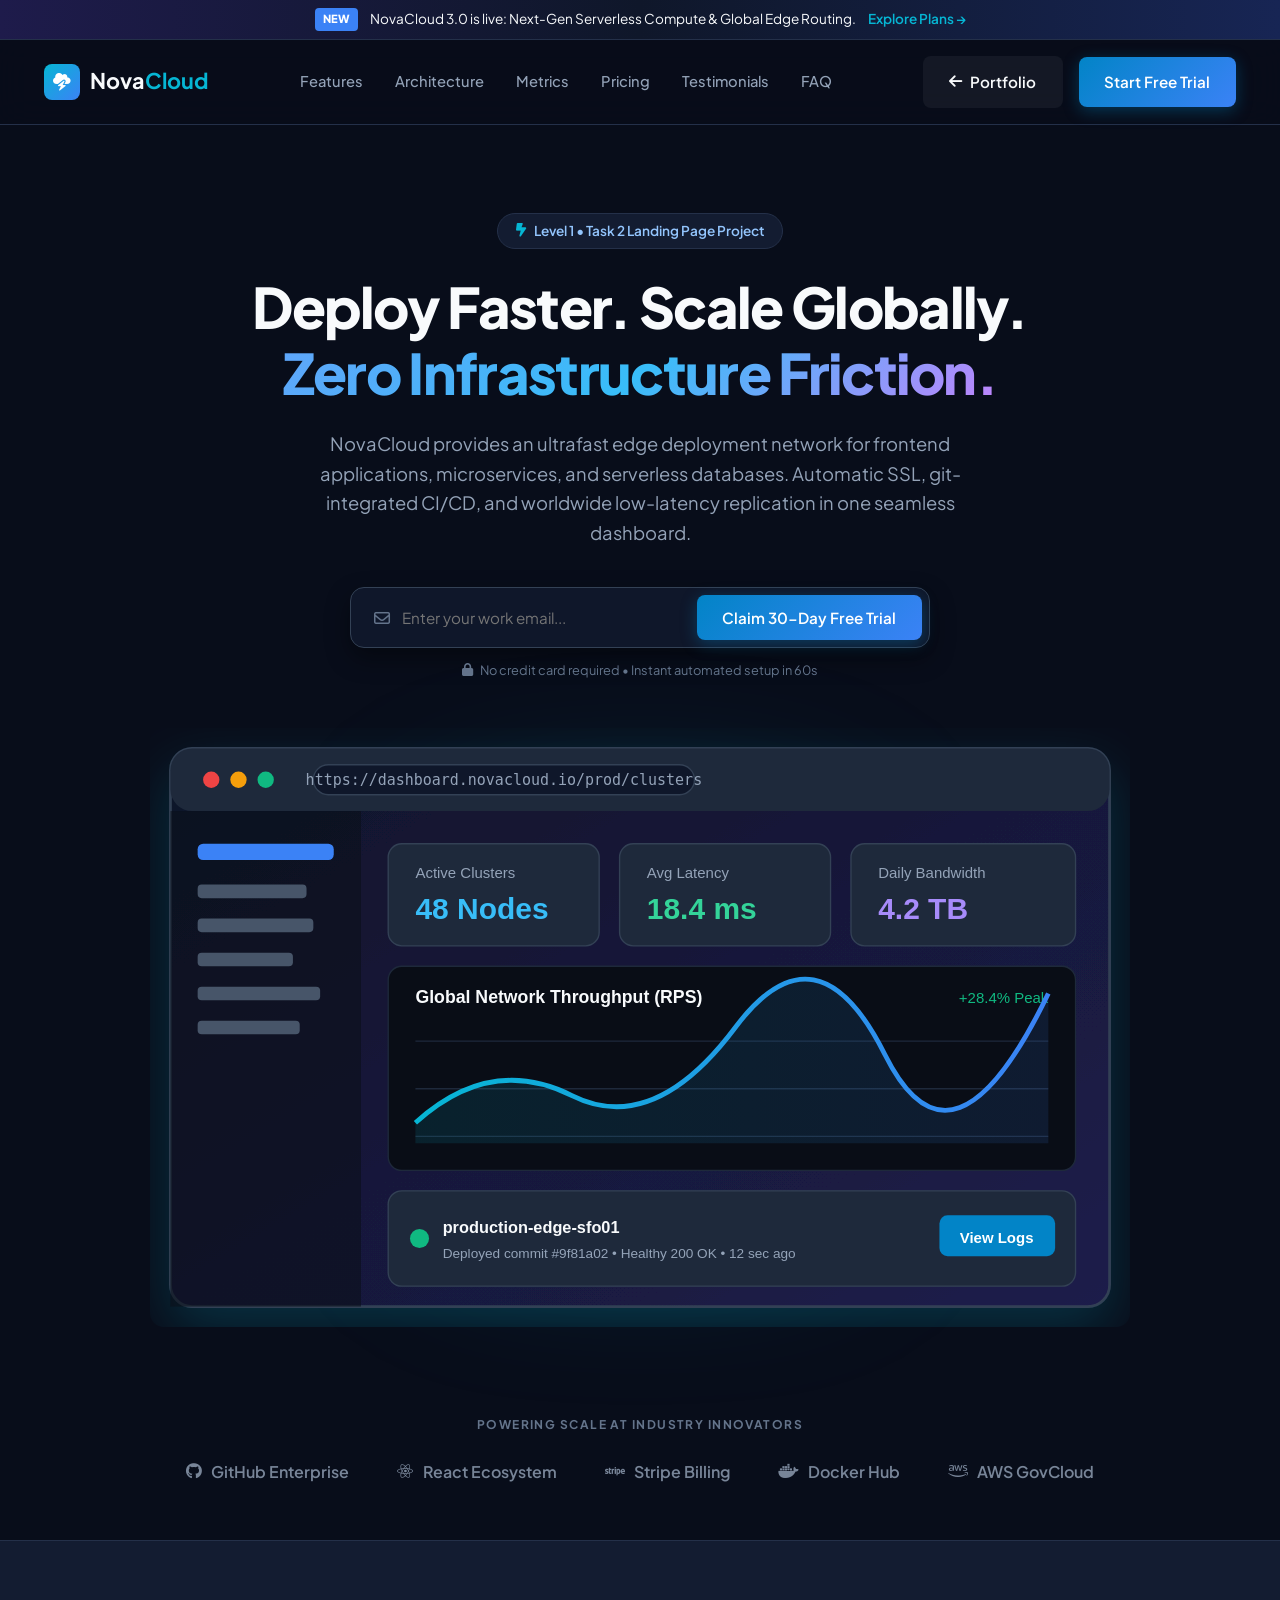
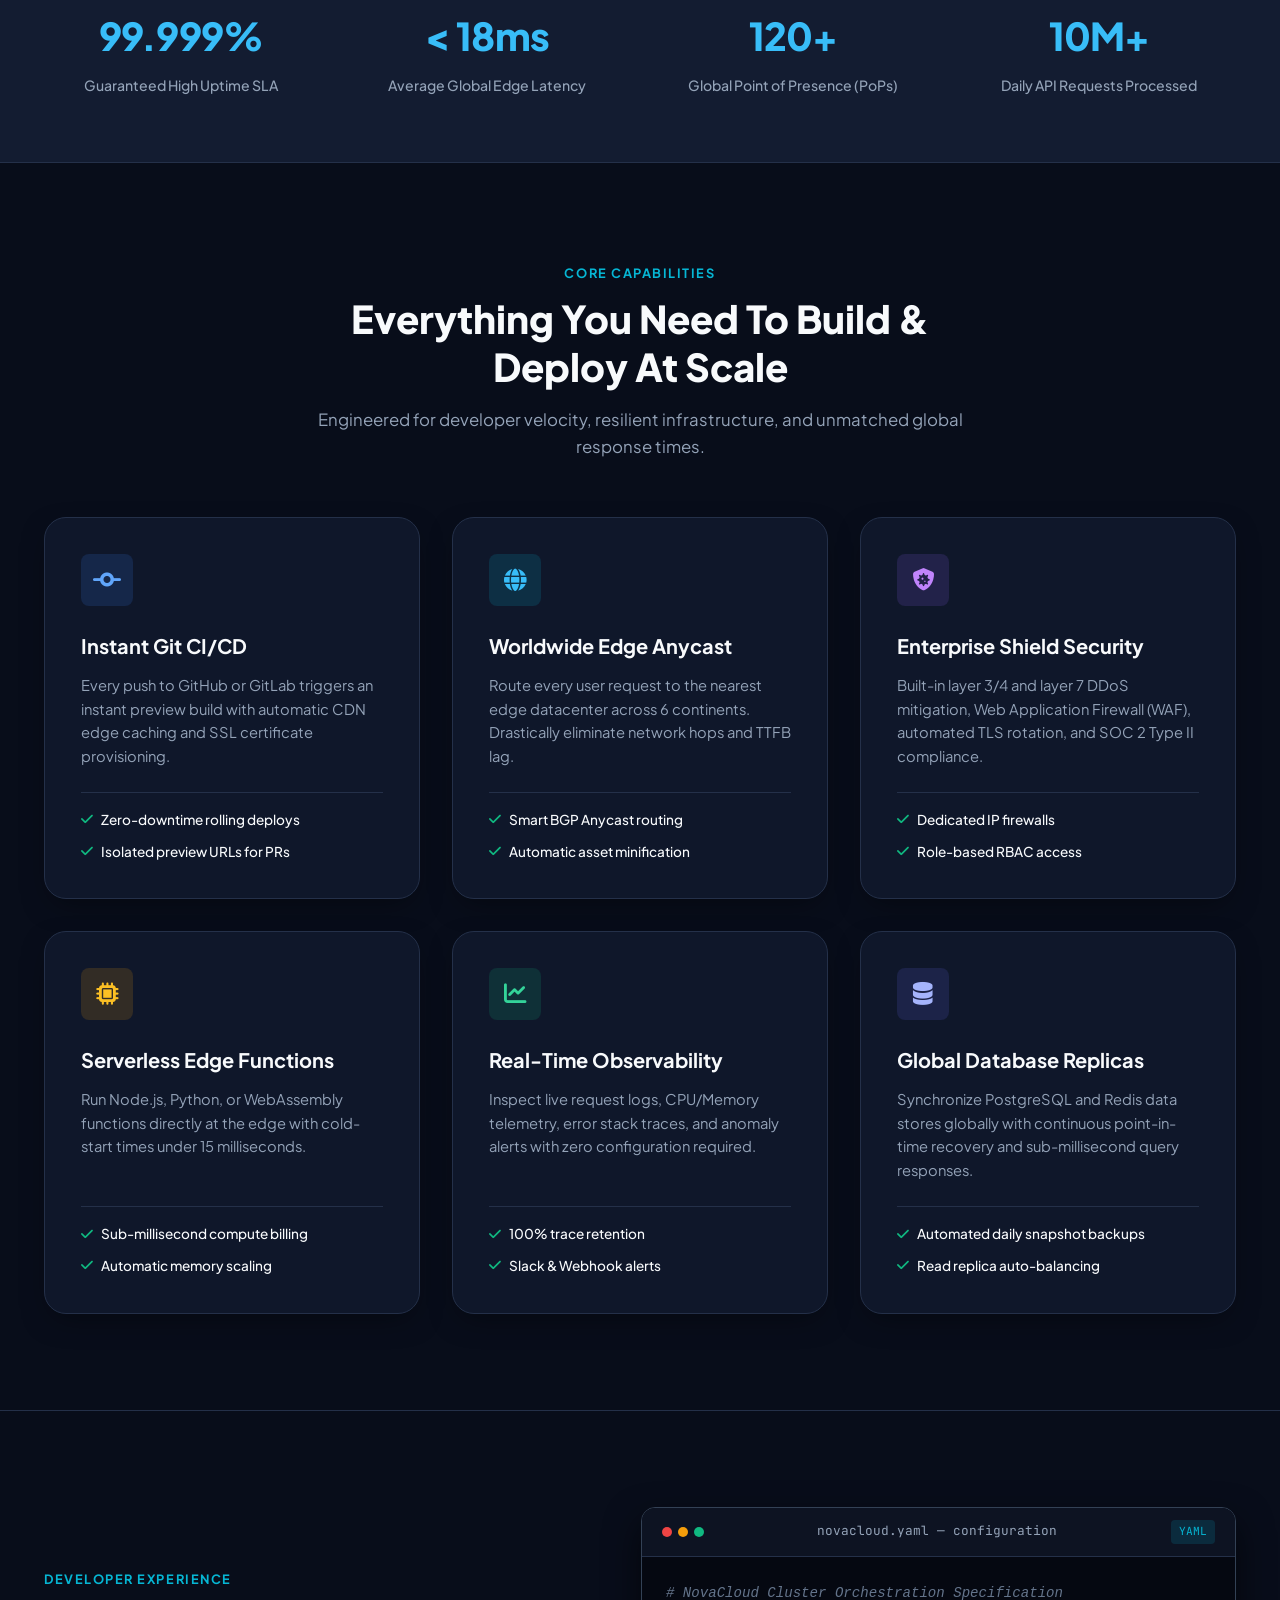
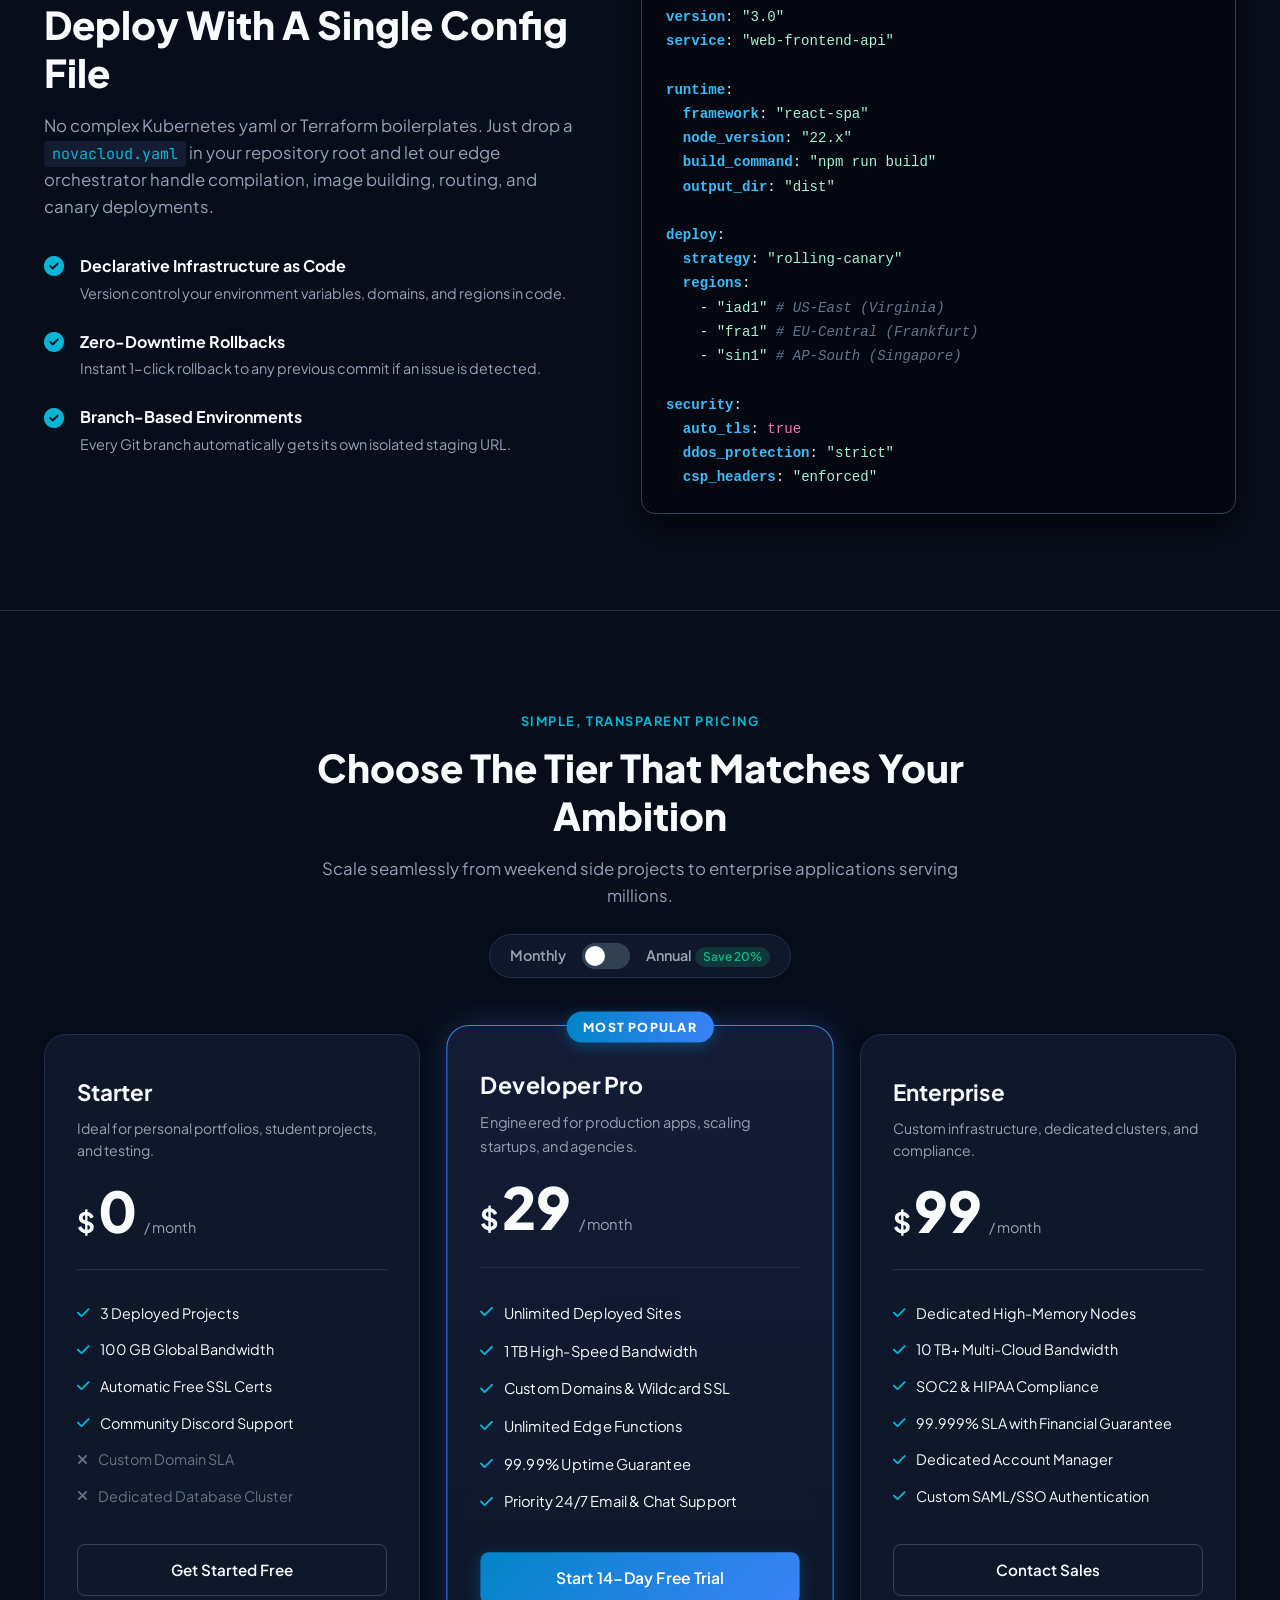
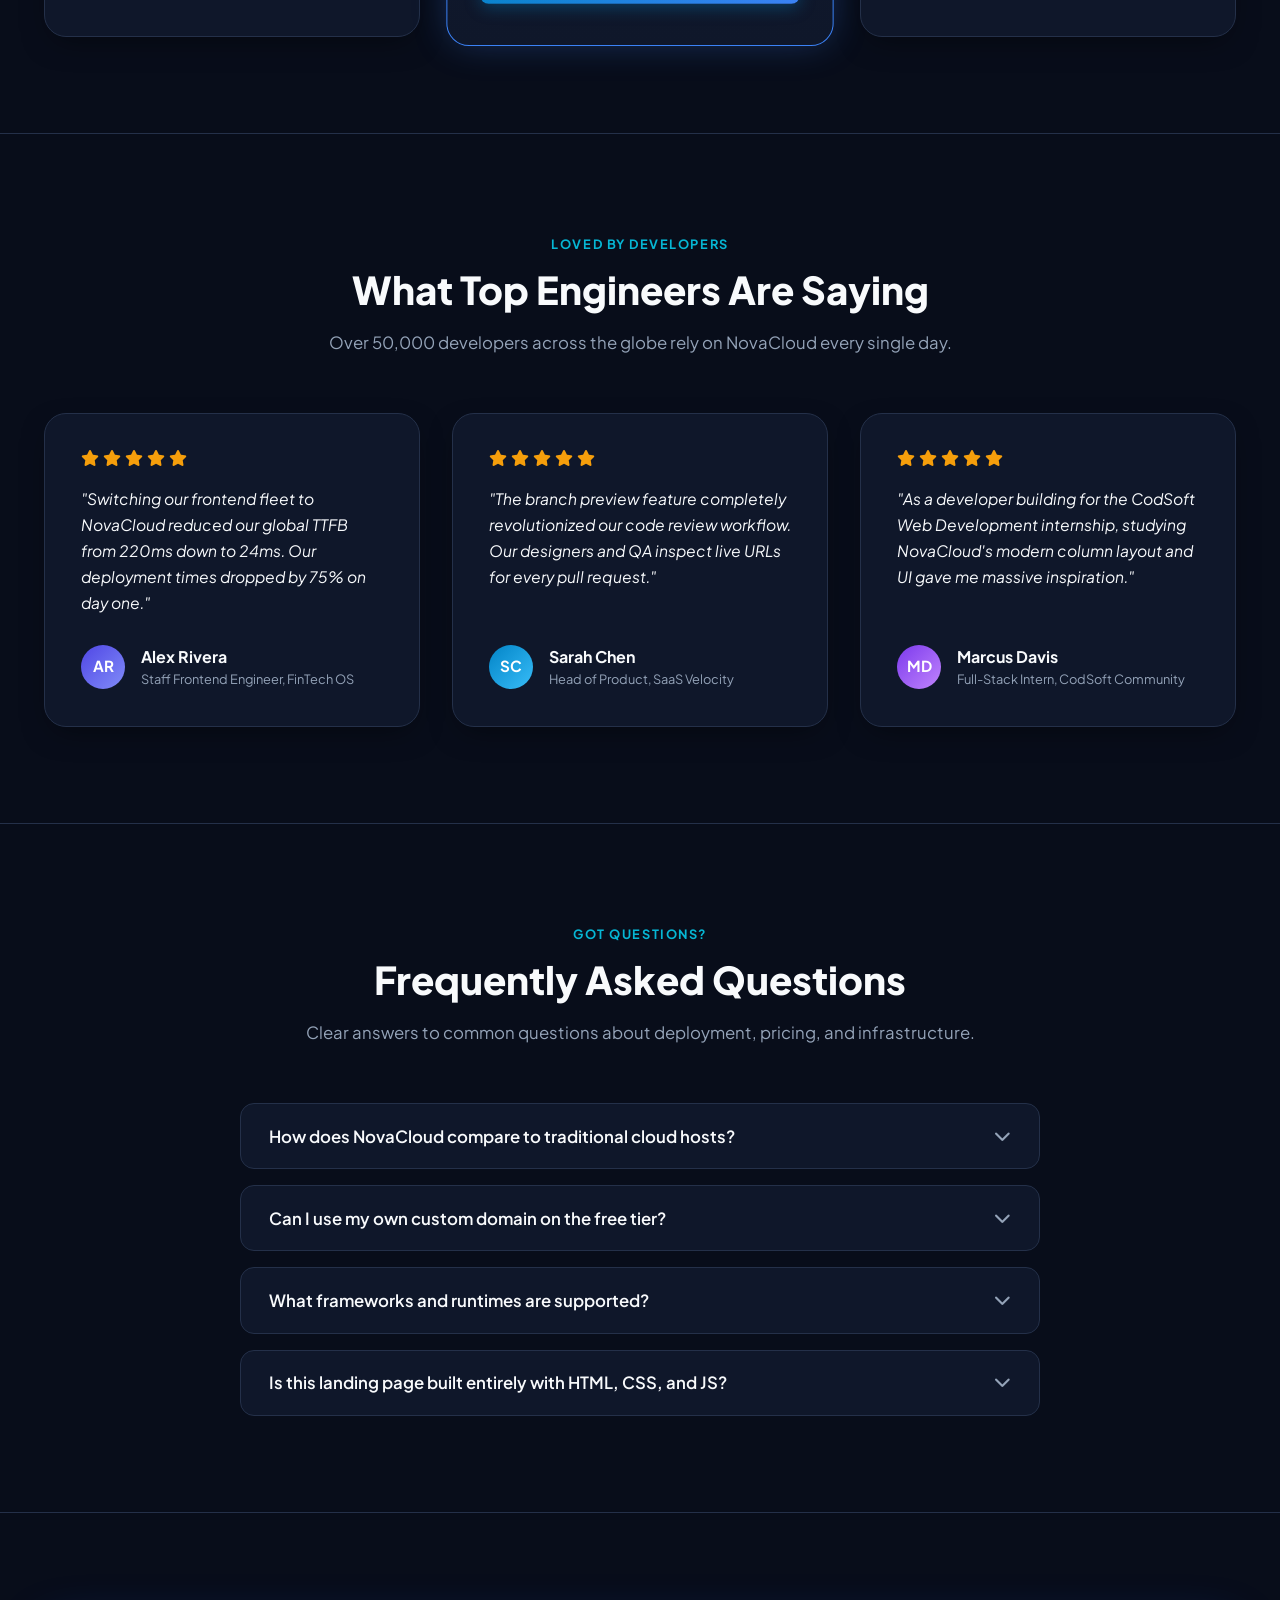
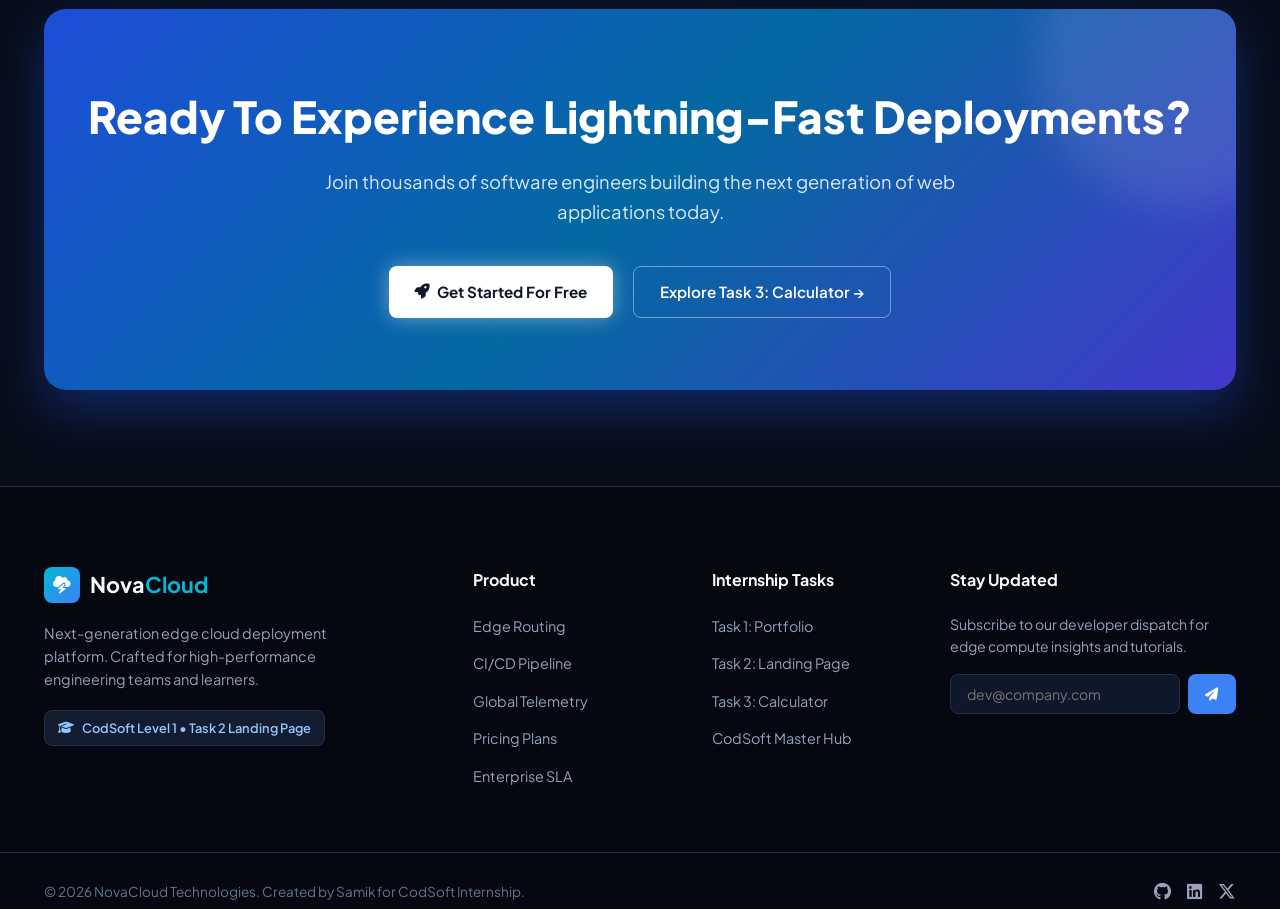
<file: task-2-landing-page/index.html>
<!DOCTYPE html>
<html lang="en">
<head>
  <meta charset="UTF-8">
  <meta name="viewport" content="width=device-width, initial-scale=1.0">
  <title>NovaCloud | Next-Gen Cloud Platform - CodSoft Task 2</title>
  <meta name="description" content="NovaCloud is a high-speed edge cloud platform for modern software teams. Task 2 of CodSoft Web Development Internship.">
  <link rel="stylesheet" href="style.css">
  <link rel="preconnect" href="https://fonts.googleapis.com">
  <link rel="preconnect" href="https://fonts.gstatic.com" crossorigin>
  <link href="https://fonts.googleapis.com/css2?family=Plus+Jakarta+Sans:wght@400;500;600;700;800&family=JetBrains+Mono:wght@400;500&display=swap" rel="stylesheet">
  <link rel="stylesheet" href="https://cdnjs.cloudflare.com/ajax/libs/font-awesome/6.5.1/css/all.min.css">
</head>
<body>

  <!-- Announcement Bar -->
  <aside class="announcement-bar">
    <div class="container announcement-content">
      <span class="badge-new">NEW</span>
      <span>NovaCloud 3.0 is live: Next-Gen Serverless Compute &amp; Global Edge Routing.</span>
      <a href="#pricing" class="announcement-link">Explore Plans &rarr;</a>
    </div>
  </aside>

  <!-- Sticky Navbar -->
  <header class="navbar" id="navbar">
    <div class="container nav-wrapper">
      <a href="#hero" class="nav-brand">
        <div class="logo-icon"><i class="fa-solid fa-cloud-bolt"></i></div>
        <span class="logo-text">Nova<strong>Cloud</strong></span>
      </a>

      <!-- Desktop Nav -->
      <nav class="nav-links" id="nav-links">
        <a href="#features" class="nav-item">Features</a>
        <a href="#architecture" class="nav-item">Architecture</a>
        <a href="#metrics" class="nav-item">Metrics</a>
        <a href="#pricing" class="nav-item">Pricing</a>
        <a href="#testimonials" class="nav-item">Testimonials</a>
        <a href="#faq" class="nav-item">FAQ</a>
      </nav>

      <div class="nav-cta-group">
        <a href="../task-1-portfolio/index.html" class="btn btn-ghost" title="Back to Task 1 Portfolio">
          <i class="fa-solid fa-arrow-left"></i> Portfolio
        </a>
        <a href="#pricing" class="btn btn-primary">Start Free Trial</a>
        <!-- Hamburger Button -->
        <button class="menu-toggle" id="menu-toggle" aria-label="Toggle Navigation">
          <span></span>
          <span></span>
          <span></span>
        </button>
      </div>
    </div>
  </header>

  <main>
    <!-- HERO SECTION -->
    <section class="hero-section" id="hero">
      <div class="container hero-container">
        <div class="hero-header-box">
          <div class="hero-pill">
            <i class="fa-solid fa-bolt-lightning text-accent"></i>
            <span>Level 1 • Task 2 Landing Page Project</span>
          </div>
          <h1 class="hero-title">
            Deploy Faster. Scale Globally.<br>
            <span class="gradient-text">Zero Infrastructure Friction.</span>
          </h1>
          <p class="hero-description">
            NovaCloud provides an ultrafast edge deployment network for frontend applications, microservices, and serverless databases. Automatic SSL, git-integrated CI/CD, and worldwide low-latency replication in one seamless dashboard.
          </p>

          <div class="hero-form-wrapper">
            <form id="hero-signup-form" class="hero-form" onsubmit="event.preventDefault(); alert('Demo Trial Activated! Welcome to NovaCloud.');">
              <div class="input-icon-box">
                <i class="fa-regular fa-envelope"></i>
                <input type="email" placeholder="Enter your work email..." required>
              </div>
              <button type="submit" class="btn btn-primary">Claim 30-Day Free Trial</button>
            </form>
            <p class="form-disclaimer"><i class="fa-solid fa-lock"></i> No credit card required • Instant automated setup in 60s</p>
          </div>
        </div>

        <!-- Hero Dashboard Mockup -->
        <div class="hero-preview-wrapper">
          <div class="hero-card-glow"></div>
          <img src="assets/hero-dashboard.svg" alt="NovaCloud Interactive Dashboard Preview" class="hero-dashboard-img">
        </div>

        <!-- Social Proof Logos -->
        <div class="trusted-bar">
          <p class="trusted-title">POWERING SCALE AT INDUSTRY INNOVATORS</p>
          <div class="trusted-logos">
            <span class="partner-logo"><i class="fa-brands fa-github"></i> GitHub Enterprise</span>
            <span class="partner-logo"><i class="fa-brands fa-react"></i> React Ecosystem</span>
            <span class="partner-logo"><i class="fa-brands fa-stripe"></i> Stripe Billing</span>
            <span class="partner-logo"><i class="fa-brands fa-docker"></i> Docker Hub</span>
            <span class="partner-logo"><i class="fa-brands fa-aws"></i> AWS GovCloud</span>
          </div>
        </div>
      </div>
    </section>

    <!-- METRICS STRIP (4-Column Layout) -->
    <section class="metrics-section" id="metrics">
      <div class="container">
        <div class="metrics-grid">
          <div class="metric-card">
            <span class="metric-val">99.999%</span>
            <span class="metric-label">Guaranteed High Uptime SLA</span>
          </div>
          <div class="metric-card">
            <span class="metric-val">&lt; 18ms</span>
            <span class="metric-label">Average Global Edge Latency</span>
          </div>
          <div class="metric-card">
            <span class="metric-val">120+</span>
            <span class="metric-label">Global Point of Presence (PoPs)</span>
          </div>
          <div class="metric-card">
            <span class="metric-val">10M+</span>
            <span class="metric-label">Daily API Requests Processed</span>
          </div>
        </div>
      </div>
    </section>

    <!-- FEATURES SECTION (3-Column Grid Layout) -->
    <section class="section features-section" id="features">
      <div class="container">
        <div class="section-title-wrap">
          <span class="pill-subtitle">Core Capabilities</span>
          <h2 class="section-heading">Everything You Need To Build &amp; Deploy At Scale</h2>
          <p class="section-desc">Engineered for developer velocity, resilient infrastructure, and unmatched global response times.</p>
        </div>

        <div class="features-grid">
          <!-- Card 1 -->
          <div class="feature-box">
            <div class="feature-icon icon-blue">
              <i class="fa-solid fa-code-commit"></i>
            </div>
            <h3 class="feature-title">Instant Git CI/CD</h3>
            <p class="feature-text">
              Every push to GitHub or GitLab triggers an instant preview build with automatic CDN edge caching and SSL certificate provisioning.
            </p>
            <ul class="feature-bullets">
              <li><i class="fa-solid fa-check"></i> Zero-downtime rolling deploys</li>
              <li><i class="fa-solid fa-check"></i> Isolated preview URLs for PRs</li>
            </ul>
          </div>

          <!-- Card 2 -->
          <div class="feature-box">
            <div class="feature-icon icon-cyan">
              <i class="fa-solid fa-globe"></i>
            </div>
            <h3 class="feature-title">Worldwide Edge Anycast</h3>
            <p class="feature-text">
              Route every user request to the nearest edge datacenter across 6 continents. Drastically eliminate network hops and TTFB lag.
            </p>
            <ul class="feature-bullets">
              <li><i class="fa-solid fa-check"></i> Smart BGP Anycast routing</li>
              <li><i class="fa-solid fa-check"></i> Automatic asset minification</li>
            </ul>
          </div>

          <!-- Card 3 -->
          <div class="feature-box">
            <div class="feature-icon icon-purple">
              <i class="fa-solid fa-shield-virus"></i>
            </div>
            <h3 class="feature-title">Enterprise Shield Security</h3>
            <p class="feature-text">
              Built-in layer 3/4 and layer 7 DDoS mitigation, Web Application Firewall (WAF), automated TLS rotation, and SOC 2 Type II compliance.
            </p>
            <ul class="feature-bullets">
              <li><i class="fa-solid fa-check"></i> Dedicated IP firewalls</li>
              <li><i class="fa-solid fa-check"></i> Role-based RBAC access</li>
            </ul>
          </div>

          <!-- Card 4 -->
          <div class="feature-box">
            <div class="feature-icon icon-orange">
              <i class="fa-solid fa-microchip"></i>
            </div>
            <h3 class="feature-title">Serverless Edge Functions</h3>
            <p class="feature-text">
              Run Node.js, Python, or WebAssembly functions directly at the edge with cold-start times under 15 milliseconds.
            </p>
            <ul class="feature-bullets">
              <li><i class="fa-solid fa-check"></i> Sub-millisecond compute billing</li>
              <li><i class="fa-solid fa-check"></i> Automatic memory scaling</li>
            </ul>
          </div>

          <!-- Card 5 -->
          <div class="feature-box">
            <div class="feature-icon icon-green">
              <i class="fa-solid fa-chart-line"></i>
            </div>
            <h3 class="feature-title">Real-Time Observability</h3>
            <p class="feature-text">
              Inspect live request logs, CPU/Memory telemetry, error stack traces, and anomaly alerts with zero configuration required.
            </p>
            <ul class="feature-bullets">
              <li><i class="fa-solid fa-check"></i> 100% trace retention</li>
              <li><i class="fa-solid fa-check"></i> Slack &amp; Webhook alerts</li>
            </ul>
          </div>

          <!-- Card 6 -->
          <div class="feature-box">
            <div class="feature-icon icon-indigo">
              <i class="fa-solid fa-database"></i>
            </div>
            <h3 class="feature-title">Global Database Replicas</h3>
            <p class="feature-text">
              Synchronize PostgreSQL and Redis data stores globally with continuous point-in-time recovery and sub-millisecond query responses.
            </p>
            <ul class="feature-bullets">
              <li><i class="fa-solid fa-check"></i> Automated daily snapshot backups</li>
              <li><i class="fa-solid fa-check"></i> Read replica auto-balancing</li>
            </ul>
          </div>
        </div>
      </div>
    </section>

    <!-- ARCHITECTURE / CODE DEMO SECTION (2-Column Layout) -->
    <section class="section arch-section" id="architecture">
      <div class="container">
        <div class="arch-grid">
          <div class="arch-content">
            <span class="pill-subtitle">Developer Experience</span>
            <h2 class="section-heading">Deploy With A Single Config File</h2>
            <p class="section-desc">
              No complex Kubernetes yaml or Terraform boilerplates. Just drop a <code>novacloud.yaml</code> in your repository root and let our edge orchestrator handle compilation, image building, routing, and canary deployments.
            </p>
            <div class="arch-checklist">
              <div class="check-item">
                <i class="fa-solid fa-circle-check text-accent"></i>
                <div>
                  <strong>Declarative Infrastructure as Code</strong>
                  <p>Version control your environment variables, domains, and regions in code.</p>
                </div>
              </div>
              <div class="check-item">
                <i class="fa-solid fa-circle-check text-accent"></i>
                <div>
                  <strong>Zero-Downtime Rollbacks</strong>
                  <p>Instant 1-click rollback to any previous commit if an issue is detected.</p>
                </div>
              </div>
              <div class="check-item">
                <i class="fa-solid fa-circle-check text-accent"></i>
                <div>
                  <strong>Branch-Based Environments</strong>
                  <p>Every Git branch automatically gets its own isolated staging URL.</p>
                </div>
              </div>
            </div>
          </div>

          <div class="code-terminal-wrapper">
            <div class="terminal-bar">
              <div class="term-dots">
                <span class="dot red"></span>
                <span class="dot yellow"></span>
                <span class="dot green"></span>
              </div>
              <span class="term-title">novacloud.yaml — configuration</span>
              <span class="term-lang">YAML</span>
            </div>
            <pre class="terminal-body"><code><span class="cm"># NovaCloud Cluster Orchestration Specification</span>
<span class="k">version</span>: <span class="s">"3.0"</span>
<span class="k">service</span>: <span class="s">"web-frontend-api"</span>

<span class="k">runtime</span>:
  <span class="k">framework</span>: <span class="s">"react-spa"</span>
  <span class="k">node_version</span>: <span class="s">"22.x"</span>
  <span class="k">build_command</span>: <span class="s">"npm run build"</span>
  <span class="k">output_dir</span>: <span class="s">"dist"</span>

<span class="k">deploy</span>:
  <span class="k">strategy</span>: <span class="s">"rolling-canary"</span>
  <span class="k">regions</span>:
    - <span class="s">"iad1"</span> <span class="cm"># US-East (Virginia)</span>
    - <span class="s">"fra1"</span> <span class="cm"># EU-Central (Frankfurt)</span>
    - <span class="s">"sin1"</span> <span class="cm"># AP-South (Singapore)</span>

<span class="k">security</span>:
  <span class="k">auto_tls</span>: <span class="nb">true</span>
  <span class="k">ddos_protection</span>: <span class="s">"strict"</span>
  <span class="k">csp_headers</span>: <span class="s">"enforced"</span></code></pre>
          </div>
        </div>
      </div>
    </section>

    <!-- PRICING SECTION (3-Column Layout with Toggle) -->
    <section class="section pricing-section" id="pricing">
      <div class="container">
        <div class="section-title-wrap">
          <span class="pill-subtitle">Simple, Transparent Pricing</span>
          <h2 class="section-heading">Choose The Tier That Matches Your Ambition</h2>
          <p class="section-desc">Scale seamlessly from weekend side projects to enterprise applications serving millions.</p>

          <!-- Billing Cycle Switch -->
          <div class="billing-toggle-container">
            <span class="billing-label" id="label-monthly">Monthly</span>
            <button class="toggle-switch" id="billing-switch" aria-label="Toggle Monthly or Annual Billing">
              <span class="toggle-slider"></span>
            </button>
            <span class="billing-label" id="label-annual">Annual <span class="discount-badge">Save 20%</span></span>
          </div>
        </div>

        <div class="pricing-grid">
          <!-- Tier 1: Starter -->
          <div class="pricing-card">
            <div class="pricing-header">
              <h3 class="tier-name">Starter</h3>
              <p class="tier-desc">Ideal for personal portfolios, student projects, and testing.</p>
              <div class="price-box">
                <span class="currency">$</span>
                <span class="price-val" data-monthly="0" data-annual="0">0</span>
                <span class="billing-period">/ month</span>
              </div>
            </div>
            <ul class="pricing-features">
              <li><i class="fa-solid fa-check text-accent"></i> 3 Deployed Projects</li>
              <li><i class="fa-solid fa-check text-accent"></i> 100 GB Global Bandwidth</li>
              <li><i class="fa-solid fa-check text-accent"></i> Automatic Free SSL Certs</li>
              <li><i class="fa-solid fa-check text-accent"></i> Community Discord Support</li>
              <li class="disabled"><i class="fa-solid fa-xmark"></i> Custom Domain SLA</li>
              <li class="disabled"><i class="fa-solid fa-xmark"></i> Dedicated Database Cluster</li>
            </ul>
            <a href="#hero" class="btn btn-outline btn-block">Get Started Free</a>
          </div>

          <!-- Tier 2: Pro (Featured) -->
          <div class="pricing-card featured">
            <div class="popular-ribbon">Most Popular</div>
            <div class="pricing-header">
              <h3 class="tier-name">Developer Pro</h3>
              <p class="tier-desc">Engineered for production apps, scaling startups, and agencies.</p>
              <div class="price-box">
                <span class="currency">$</span>
                <span class="price-val" data-monthly="29" data-annual="23">29</span>
                <span class="billing-period">/ month</span>
              </div>
            </div>
            <ul class="pricing-features">
              <li><i class="fa-solid fa-check text-accent"></i> Unlimited Deployed Sites</li>
              <li><i class="fa-solid fa-check text-accent"></i> 1 TB High-Speed Bandwidth</li>
              <li><i class="fa-solid fa-check text-accent"></i> Custom Domains &amp; Wildcard SSL</li>
              <li><i class="fa-solid fa-check text-accent"></i> Unlimited Edge Functions</li>
              <li><i class="fa-solid fa-check text-accent"></i> 99.99% Uptime Guarantee</li>
              <li><i class="fa-solid fa-check text-accent"></i> Priority 24/7 Email &amp; Chat Support</li>
            </ul>
            <a href="#hero" class="btn btn-primary btn-block">Start 14-Day Free Trial</a>
          </div>

          <!-- Tier 3: Enterprise -->
          <div class="pricing-card">
            <div class="pricing-header">
              <h3 class="tier-name">Enterprise</h3>
              <p class="tier-desc">Custom infrastructure, dedicated clusters, and compliance.</p>
              <div class="price-box">
                <span class="currency">$</span>
                <span class="price-val" data-monthly="99" data-annual="79">99</span>
                <span class="billing-period">/ month</span>
              </div>
            </div>
            <ul class="pricing-features">
              <li><i class="fa-solid fa-check text-accent"></i> Dedicated High-Memory Nodes</li>
              <li><i class="fa-solid fa-check text-accent"></i> 10 TB+ Multi-Cloud Bandwidth</li>
              <li><i class="fa-solid fa-check text-accent"></i> SOC2 &amp; HIPAA Compliance</li>
              <li><i class="fa-solid fa-check text-accent"></i> 99.999% SLA with Financial Guarantee</li>
              <li><i class="fa-solid fa-check text-accent"></i> Dedicated Account Manager</li>
              <li><i class="fa-solid fa-check text-accent"></i> Custom SAML/SSO Authentication</li>
            </ul>
            <a href="#hero" class="btn btn-outline btn-block">Contact Sales</a>
          </div>
        </div>
      </div>
    </section>

    <!-- TESTIMONIALS SECTION (3-Column Layout) -->
    <section class="section testimonials-section" id="testimonials">
      <div class="container">
        <div class="section-title-wrap">
          <span class="pill-subtitle">Loved By Developers</span>
          <h2 class="section-heading">What Top Engineers Are Saying</h2>
          <p class="section-desc">Over 50,000 developers across the globe rely on NovaCloud every single day.</p>
        </div>

        <div class="testimonials-grid">
          <!-- Review 1 -->
          <div class="testimonial-card">
            <div class="star-rating">
              <i class="fa-solid fa-star"></i><i class="fa-solid fa-star"></i><i class="fa-solid fa-star"></i><i class="fa-solid fa-star"></i><i class="fa-solid fa-star"></i>
            </div>
            <p class="testimonial-quote">
              "Switching our frontend fleet to NovaCloud reduced our global TTFB from 220ms down to 24ms. Our deployment times dropped by 75% on day one."
            </p>
            <div class="author-block">
              <div class="author-avatar bg-indigo">AR</div>
              <div>
                <h4 class="author-name">Alex Rivera</h4>
                <p class="author-role">Staff Frontend Engineer, FinTech OS</p>
              </div>
            </div>
          </div>

          <!-- Review 2 -->
          <div class="testimonial-card">
            <div class="star-rating">
              <i class="fa-solid fa-star"></i><i class="fa-solid fa-star"></i><i class="fa-solid fa-star"></i><i class="fa-solid fa-star"></i><i class="fa-solid fa-star"></i>
            </div>
            <p class="testimonial-quote">
              "The branch preview feature completely revolutionized our code review workflow. Our designers and QA inspect live URLs for every pull request."
            </p>
            <div class="author-block">
              <div class="author-avatar bg-cyan">SC</div>
              <div>
                <h4 class="author-name">Sarah Chen</h4>
                <p class="author-role">Head of Product, SaaS Velocity</p>
              </div>
            </div>
          </div>

          <!-- Review 3 -->
          <div class="testimonial-card">
            <div class="star-rating">
              <i class="fa-solid fa-star"></i><i class="fa-solid fa-star"></i><i class="fa-solid fa-star"></i><i class="fa-solid fa-star"></i><i class="fa-solid fa-star"></i>
            </div>
            <p class="testimonial-quote">
              "As a developer building for the CodSoft Web Development internship, studying NovaCloud's modern column layout and UI gave me massive inspiration."
            </p>
            <div class="author-block">
              <div class="author-avatar bg-purple">MD</div>
              <div>
                <h4 class="author-name">Marcus Davis</h4>
                <p class="author-role">Full-Stack Intern, CodSoft Community</p>
              </div>
            </div>
          </div>
        </div>
      </div>
    </section>

    <!-- FAQ SECTION (Accordion Interface) -->
    <section class="section faq-section" id="faq">
      <div class="container">
        <div class="section-title-wrap">
          <span class="pill-subtitle">Got Questions?</span>
          <h2 class="section-heading">Frequently Asked Questions</h2>
          <p class="section-desc">Clear answers to common questions about deployment, pricing, and infrastructure.</p>
        </div>

        <div class="faq-container">
          <div class="faq-item">
            <button class="faq-question">
              <span>How does NovaCloud compare to traditional cloud hosts?</span>
              <i class="fa-solid fa-chevron-down faq-arrow"></i>
            </button>
            <div class="faq-answer">
              <p>NovaCloud integrates build steps, edge delivery, SSL provisioning, and global DNS routing into an automated pipeline. You don't need to configure virtual machines, nginx configs, or complex container networks.</p>
            </div>
          </div>

          <div class="faq-item">
            <button class="faq-question">
              <span>Can I use my own custom domain on the free tier?</span>
              <i class="fa-solid fa-chevron-down faq-arrow"></i>
            </button>
            <div class="faq-answer">
              <p>Yes! Even on the Starter plan, you can connect your custom domain with automatic Let's Encrypt TLS/SSL certificates and instant DNS verification.</p>
            </div>
          </div>

          <div class="faq-item">
            <button class="faq-question">
              <span>What frameworks and runtimes are supported?</span>
              <i class="fa-solid fa-chevron-down faq-arrow"></i>
            </button>
            <div class="faq-answer">
              <p>NovaCloud natively supports React, Next.js, Vue, Nuxt, Svelte, static HTML/CSS/JS, Vite, Astro, Node.js APIs, Python Flask/FastAPI, and Docker containers.</p>
            </div>
          </div>

          <div class="faq-item">
            <button class="faq-question">
              <span>Is this landing page built entirely with HTML, CSS, and JS?</span>
              <i class="fa-solid fa-chevron-down faq-arrow"></i>
            </button>
            <div class="faq-answer">
              <p>Yes! This landing page satisfies all criteria for <strong>CodSoft Web Development Internship Level 1 Task 2</strong>. It showcases advanced column layouts, CSS Grid, Flexbox, responsive typography, and smooth interactive DOM events.</p>
            </div>
          </div>
        </div>
      </div>
    </section>

    <!-- CALL TO ACTION (CTA) SECTION -->
    <section class="cta-banner-section">
      <div class="container">
        <div class="cta-banner-box">
          <div class="cta-decor-circle"></div>
          <h2 class="cta-headline">Ready To Experience Lightning-Fast Deployments?</h2>
          <p class="cta-sub">Join thousands of software engineers building the next generation of web applications today.</p>
          <div class="cta-buttons">
            <a href="#hero" class="btn btn-light-glow"><i class="fa-solid fa-rocket"></i> Get Started For Free</a>
            <a href="../task-3-calculator/index.html" class="btn btn-outline-white">Explore Task 3: Calculator &rarr;</a>
          </div>
        </div>
      </div>
    </section>
  </main>

  <!-- MULTI-COLUMN FOOTER -->
  <footer class="footer">
    <div class="container footer-grid">
      <!-- Col 1: Brand & Bio -->
      <div class="footer-col col-brand">
        <div class="nav-brand">
          <div class="logo-icon"><i class="fa-solid fa-cloud-bolt"></i></div>
          <span class="logo-text">Nova<strong>Cloud</strong></span>
        </div>
        <p class="footer-desc">
          Next-generation edge cloud deployment platform. Crafted for high-performance engineering teams and learners.
        </p>
        <div class="footer-internship-tag">
          <i class="fa-solid fa-graduation-cap"></i> CodSoft Level 1 • Task 2 Landing Page
        </div>
      </div>

      <!-- Col 2: Product -->
      <div class="footer-col">
        <h4>Product</h4>
        <ul>
          <li><a href="#features">Edge Routing</a></li>
          <li><a href="#architecture">CI/CD Pipeline</a></li>
          <li><a href="#metrics">Global Telemetry</a></li>
          <li><a href="#pricing">Pricing Plans</a></li>
          <li><a href="#faq">Enterprise SLA</a></li>
        </ul>
      </div>

      <!-- Col 3: Resources -->
      <div class="footer-col">
        <h4>Internship Tasks</h4>
        <ul>
          <li><a href="../task-1-portfolio/index.html">Task 1: Portfolio</a></li>
          <li><a href="#hero">Task 2: Landing Page</a></li>
          <li><a href="../task-3-calculator/index.html">Task 3: Calculator</a></li>
          <li><a href="../index.html">CodSoft Master Hub</a></li>
        </ul>
      </div>

      <!-- Col 4: Newsletter -->
      <div class="footer-col">
        <h4>Stay Updated</h4>
        <p class="footer-subtext">Subscribe to our developer dispatch for edge compute insights and tutorials.</p>
        <form class="footer-newsletter" onsubmit="event.preventDefault(); alert('Subscribed to developer updates!');">
          <input type="email" placeholder="dev@company.com" required>
          <button type="submit" aria-label="Subscribe"><i class="fa-solid fa-paper-plane"></i></button>
        </form>
      </div>
    </div>

    <div class="footer-bottom-bar">
      <div class="container footer-bottom-layout">
        <p>&copy; 2026 NovaCloud Technologies. Created by Samik for CodSoft Internship.</p>
        <div class="footer-social-row">
          <a href="https://github.com" target="_blank" aria-label="GitHub"><i class="fa-brands fa-github"></i></a>
          <a href="https://linkedin.com" target="_blank" aria-label="LinkedIn"><i class="fa-brands fa-linkedin"></i></a>
          <a href="https://twitter.com" target="_blank" aria-label="Twitter"><i class="fa-brands fa-x-twitter"></i></a>
        </div>
      </div>
    </div>
  </footer>

  <script src="script.js"></script>
</body>
</html>
</file>
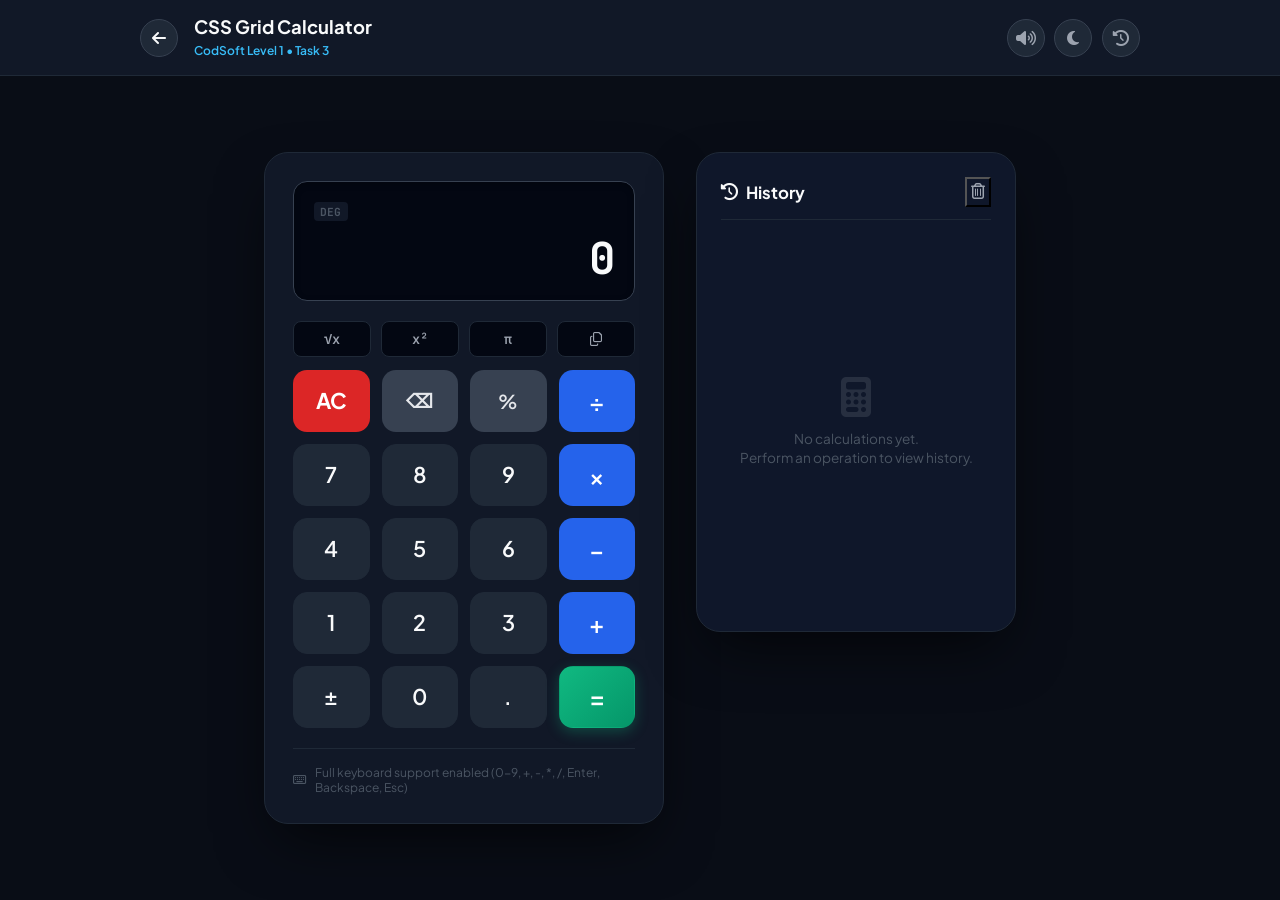
<file: task-3-calculator/index.html>
<!DOCTYPE html>
<html lang="en">
<head>
  <meta charset="UTF-8">
  <meta name="viewport" content="width=device-width, initial-scale=1.0">
  <title>Precision Grid Calculator - CodSoft Task 3</title>
  <meta name="description" content="Interactive CSS Grid Calculator built with HTML5, CSS3, and JavaScript. CodSoft Web Development Internship Level 1 Task 3.">
  <link rel="stylesheet" href="style.css">
  <link rel="preconnect" href="https://fonts.googleapis.com">
  <link rel="preconnect" href="https://fonts.gstatic.com" crossorigin>
  <link href="https://fonts.googleapis.com/css2?family=Plus+Jakarta+Sans:wght@400;500;600;700&family=JetBrains+Mono:wght@400;500;700;800&display=swap" rel="stylesheet">
  <link rel="stylesheet" href="https://cdnjs.cloudflare.com/ajax/libs/font-awesome/6.5.1/css/all.min.css">
</head>
<body data-theme="dark">

  <!-- Top Navigation Bar -->
  <header class="calc-header">
    <div class="header-container">
      <div class="brand">
        <a href="../index.html" class="nav-back-btn" title="Back to Internship Hub">
          <i class="fa-solid fa-arrow-left"></i>
        </a>
        <div class="brand-info">
          <h1>CSS Grid Calculator</h1>
          <span class="badge-tag">CodSoft Level 1 • Task 3</span>
        </div>
      </div>

      <div class="header-actions">
        <!-- Sound Effect Toggle -->
        <button id="sound-toggle" class="icon-btn" title="Toggle Button Sound" aria-label="Toggle Sound">
          <i class="fa-solid fa-volume-high"></i>
        </button>

        <!-- Theme Switcher -->
        <button id="theme-toggle" class="icon-btn" title="Toggle Dark/Light Mode" aria-label="Toggle Theme">
          <i class="fa-solid fa-moon"></i>
        </button>

        <!-- History Drawer Toggle -->
        <button id="history-toggle" class="icon-btn" title="Toggle Calculation History" aria-label="Toggle History">
          <i class="fa-solid fa-clock-rotate-left"></i>
        </button>
      </div>
    </div>
  </header>

  <main class="calc-main">
    <div class="calc-workspace">
      <!-- CALCULATOR COMPONENT -->
      <div class="calculator-card" id="calculator">

        <!-- DISPLAY SCREEN -->
        <div class="calculator-display" aria-live="polite">
          <div class="display-top">
            <span class="mode-badge">DEG</span>
            <div class="expression" id="display-expression" title="Previous operation"></div>
          </div>
          <div class="display-bottom">
            <span class="operator-indicator" id="current-op"></span>
            <div class="current-value" id="display-main">0</div>
          </div>
        </div>

        <!-- QUICK ACCESS / SECONDARY ROW -->
        <div class="quick-row">
          <button class="btn-tool" data-action="sqrt" title="Square Root (√)">√x</button>
          <button class="btn-tool" data-action="pow" title="Square (x²)">x²</button>
          <button class="btn-tool" data-action="pi" title="Pi (π)">π</button>
          <button class="btn-tool" data-action="copy" title="Copy Current Result" id="copy-btn">
            <i class="fa-regular fa-copy"></i>
          </button>
        </div>

        <!-- BUTTONS GRID SYSTEM (CSS GRID) -->
        <div class="buttons-grid">
          <!-- Row 1 -->
          <button class="calc-btn btn-danger" data-action="clear" title="All Clear (Esc)">AC</button>
          <button class="calc-btn btn-func" data-action="delete" title="Delete Last Digit (Backspace)">⌫</button>
          <button class="calc-btn btn-func" data-action="percent" title="Percentage (%)">%</button>
          <button class="calc-btn btn-op" data-op="/" title="Division (÷)">÷</button>

          <!-- Row 2 -->
          <button class="calc-btn btn-num" data-num="7">7</button>
          <button class="calc-btn btn-num" data-num="8">8</button>
          <button class="calc-btn btn-num" data-num="9">9</button>
          <button class="calc-btn btn-op" data-op="*" title="Multiplication (×)">×</button>

          <!-- Row 3 -->
          <button class="calc-btn btn-num" data-num="4">4</button>
          <button class="calc-btn btn-num" data-num="5">5</button>
          <button class="calc-btn btn-num" data-num="6">6</button>
          <button class="calc-btn btn-op" data-op="-" title="Subtraction (-)">−</button>

          <!-- Row 4 -->
          <button class="calc-btn btn-num" data-num="1">1</button>
          <button class="calc-btn btn-num" data-num="2">2</button>
          <button class="calc-btn btn-num" data-num="3">3</button>
          <button class="calc-btn btn-op" data-op="+" title="Addition (+)">+</button>

          <!-- Row 5 -->
          <button class="calc-btn btn-num" data-action="negate" title="Negate (±)">±</button>
          <button class="calc-btn btn-num" data-num="0">0</button>
          <button class="calc-btn btn-num" data-action="decimal">.</button>
          <button class="calc-btn btn-equals" data-action="calculate" title="Calculate (= / Enter)">=</button>
        </div>

        <!-- Keyboard Hint Helper -->
        <div class="calc-footer-hint">
          <i class="fa-regular fa-keyboard"></i>
          <span>Full keyboard support enabled (0-9, +, -, *, /, Enter, Backspace, Esc)</span>
        </div>
      </div>

      <!-- CALCULATION HISTORY DRAWER -->
      <aside class="history-panel" id="history-panel">
        <div class="history-header">
          <h3><i class="fa-solid fa-clock-rotate-left"></i> History</h3>
          <button class="btn-clear-history" id="clear-history-btn" title="Clear History">
            <i class="fa-regular fa-trash-can"></i>
          </button>
        </div>
        <div class="history-list" id="history-list">
          <div class="history-empty">
            <i class="fa-solid fa-calculator"></i>
            <p>No calculations yet.<br>Perform an operation to view history.</p>
          </div>
        </div>
      </aside>
    </div>
  </main>

  <!-- COPY TOAST -->
  <div class="copy-toast" id="copy-toast">Result copied to clipboard!</div>

  <script src="script.js"></script>
</body>
</html>
</file>
<file: task-1-portfolio/style.css>
/* ========================================================
   SAMIK PORTFOLIO - TASK 1 (CodSoft Level 1 Web Development)
   ======================================================== */

:root {
  /* Dark Theme Palette (Default) */
  --bg-primary: #0a0f1d;
  --bg-secondary: #111827;
  --bg-card: #1f2937;
  --bg-card-hover: #283548;
  --bg-input: #131c2e;
  --border-color: #374151;
  --border-light: #2d3748;

  --text-primary: #f9fafb;
  --text-secondary: #9ca3af;
  --text-muted: #6b7280;

  --primary: #6366f1;
  --primary-hover: #4f46e5;
  --primary-glow: rgba(99, 102, 241, 0.25);

  --accent: #06b6d4;
  --accent-glow: rgba(6, 182, 212, 0.25);
  --success: #10b981;
  --danger: #ef4444;

  --header-bg: rgba(10, 15, 29, 0.85);
  --shadow-sm: 0 2px 4px rgba(0, 0, 0, 0.2);
  --shadow-md: 0 8px 24px rgba(0, 0, 0, 0.3);
  --shadow-lg: 0 16px 36px rgba(0, 0, 0, 0.45);

  --font-sans: 'Inter', -apple-system, BlinkMacSystemFont, 'Segoe UI', Roboto, sans-serif;
  --font-heading: 'Outfit', var(--font-sans);
  --radius-sm: 8px;
  --radius-md: 14px;
  --radius-lg: 20px;
  --transition: all 0.25s cubic-bezier(0.4, 0, 0.2, 1);
}

/* Light Theme Variables */
[data-theme="light"] {
  --bg-primary: #f8fafc;
  --bg-secondary: #ffffff;
  --bg-card: #ffffff;
  --bg-card-hover: #f1f5f9;
  --bg-input: #f8fafc;
  --border-color: #e2e8f0;
  --border-light: #cbd5e1;

  --text-primary: #0f172a;
  --text-secondary: #475569;
  --text-muted: #64748b;

  --primary: #4f46e5;
  --primary-hover: #4338ca;
  --primary-glow: rgba(79, 70, 229, 0.15);

  --accent: #0284c7;
  --accent-glow: rgba(2, 132, 199, 0.15);

  --header-bg: rgba(255, 255, 255, 0.88);
  --shadow-sm: 0 2px 6px rgba(0, 0, 0, 0.05);
  --shadow-md: 0 10px 25px rgba(0, 0, 0, 0.08);
  --shadow-lg: 0 20px 40px rgba(0, 0, 0, 0.12);
}

/* Base Reset */
*, *::before, *::after {
  box-sizing: border-box;
  margin: 0;
  padding: 0;
}

html {
  scroll-behavior: smooth;
  font-size: 16px;
}

body {
  font-family: var(--font-sans);
  background-color: var(--bg-primary);
  color: var(--text-primary);
  line-height: 1.6;
  overflow-x: hidden;
  transition: background-color 0.3s ease, color 0.3s ease;
}

a {
  color: inherit;
  text-decoration: none;
  transition: var(--transition);
}

ul {
  list-style: none;
}

img {
  max-width: 100%;
  display: block;
}

button, input, textarea {
  font-family: inherit;
  border: none;
  outline: none;
}

.container {
  max-width: 1200px;
  margin: 0 auto;
  padding: 0 1.5rem;
}

/* Typography Helpers */
h1, h2, h3, h4, h5, h6 {
  font-family: var(--font-heading);
  font-weight: 700;
  line-height: 1.25;
}

.gradient-text {
  background: linear-gradient(135deg, #818cf8 0%, #38bdf8 100%);
  -webkit-background-clip: text;
  -webkit-text-fill-color: transparent;
}

.text-muted { color: var(--text-muted); }
.text-accent { color: var(--accent); }
.text-success { color: var(--success); }

/* Buttons */
.btn {
  display: inline-flex;
  align-items: center;
  justify-content: center;
  gap: 0.5rem;
  padding: 0.75rem 1.5rem;
  font-size: 0.95rem;
  font-weight: 600;
  border-radius: var(--radius-sm);
  cursor: pointer;
  transition: var(--transition);
  text-align: center;
}

.btn-primary {
  background: linear-gradient(135deg, var(--primary) 0%, #4338ca 100%);
  color: #ffffff;
  box-shadow: 0 4px 14px var(--primary-glow);
}

.btn-primary:hover {
  transform: translateY(-2px);
  box-shadow: 0 6px 20px var(--primary-glow);
  filter: brightness(1.1);
}

.btn-outline {
  background: transparent;
  color: var(--text-primary);
  border: 1px solid var(--border-color);
}

.btn-outline:hover {
  background-color: var(--bg-card-hover);
  border-color: var(--primary);
  transform: translateY(-2px);
}

.btn-ghost {
  background: rgba(255, 255, 255, 0.05);
  color: var(--text-primary);
  border: 1px solid transparent;
}

.btn-ghost:hover {
  background: rgba(255, 255, 255, 0.1);
  border-color: var(--border-color);
}

.btn-sm {
  padding: 0.5rem 1rem;
  font-size: 0.85rem;
}

.btn-block {
  width: 100%;
}

/* ========================================================
   HEADER & NAVIGATION
   ======================================================== */
.site-header {
  position: sticky;
  top: 0;
  z-index: 1000;
  background-color: var(--header-bg);
  backdrop-filter: blur(12px);
  border-bottom: 1px solid var(--border-light);
  transition: var(--transition);
}

.nav-container {
  max-width: 1200px;
  margin: 0 auto;
  padding: 1rem 1.5rem;
  display: flex;
  align-items: center;
  justify-content: space-between;
}

.brand-logo {
  font-family: var(--font-heading);
  font-size: 1.4rem;
  font-weight: 800;
  display: flex;
  align-items: center;
  gap: 0.1rem;
}

.logo-bracket { color: var(--accent); }
.logo-name { color: var(--text-primary); }
.logo-accent { color: var(--primary); }

.nav-menu {
  display: flex;
  align-items: center;
  gap: 2rem;
}

.nav-link {
  font-size: 0.95rem;
  font-weight: 500;
  color: var(--text-secondary);
  position: relative;
  padding: 0.25rem 0;
}

.nav-link:hover,
.nav-link.active {
  color: var(--text-primary);
}

.nav-link.active::after,
.nav-link:hover::after {
  content: '';
  position: absolute;
  bottom: -4px;
  left: 0;
  width: 100%;
  height: 2px;
  background: linear-gradient(90deg, var(--primary), var(--accent));
  border-radius: 2px;
}

.nav-actions {
  display: flex;
  align-items: center;
  gap: 1rem;
}

.theme-btn {
  background: var(--bg-card);
  border: 1px solid var(--border-color);
  color: var(--text-primary);
  width: 40px;
  height: 40px;
  border-radius: 50%;
  cursor: pointer;
  display: flex;
  align-items: center;
  justify-content: center;
  font-size: 1.1rem;
  transition: var(--transition);
}

.theme-btn:hover {
  background-color: var(--bg-card-hover);
  border-color: var(--primary);
  transform: rotate(15deg);
}

.hamburger-btn {
  display: none;
  flex-direction: column;
  gap: 5px;
  background: transparent;
  cursor: pointer;
  padding: 5px;
}

.hamburger-btn span {
  display: block;
  width: 24px;
  height: 2px;
  background-color: var(--text-primary);
  border-radius: 2px;
  transition: var(--transition);
}

/* ========================================================
   HERO SECTION
   ======================================================== */
.hero-section {
  padding: 6rem 0 4rem;
  position: relative;
  overflow: hidden;
}

.hero-grid {
  display: grid;
  grid-template-columns: 1.2fr 0.8fr;
  align-items: center;
  gap: 3.5rem;
}

.badge-pill {
  display: inline-flex;
  align-items: center;
  gap: 0.5rem;
  padding: 0.4rem 1rem;
  border-radius: 9999px;
  background: rgba(99, 102, 241, 0.12);
  border: 1px solid rgba(99, 102, 241, 0.3);
  color: #a5b4fc;
  font-size: 0.85rem;
  font-weight: 600;
  margin-bottom: 1.5rem;
}

[data-theme="light"] .badge-pill {
  background: rgba(79, 70, 229, 0.08);
  color: #4338ca;
}

.status-dot {
  width: 8px;
  height: 8px;
  border-radius: 50%;
  background-color: var(--success);
  box-shadow: 0 0 8px var(--success);
  animation: pulse 2s infinite;
}

@keyframes pulse {
  0%, 100% { opacity: 1; transform: scale(1); }
  50% { opacity: 0.4; transform: scale(0.9); }
}

.hero-title {
  font-size: 3.25rem;
  letter-spacing: -0.02em;
  margin-bottom: 1.25rem;
}

.hero-subtitle {
  font-size: 1.15rem;
  color: var(--text-secondary);
  margin-bottom: 2rem;
  max-width: 580px;
}

.hero-cta {
  display: flex;
  flex-wrap: wrap;
  gap: 1rem;
  margin-bottom: 2rem;
}

.social-links {
  display: flex;
  gap: 1rem;
}

.social-links a {
  width: 42px;
  height: 42px;
  border-radius: 50%;
  background-color: var(--bg-card);
  border: 1px solid var(--border-color);
  color: var(--text-secondary);
  display: flex;
  align-items: center;
  justify-content: center;
  font-size: 1.1rem;
  transition: var(--transition);
}

.social-links a:hover {
  background-color: var(--primary);
  color: #ffffff;
  border-color: var(--primary);
  transform: translateY(-3px);
}

.hero-visual {
  display: flex;
  justify-content: center;
}

.avatar-wrapper {
  position: relative;
  width: 300px;
  height: 300px;
}

.avatar-glow {
  position: absolute;
  top: 50%;
  left: 50%;
  transform: translate(-50%, -50%);
  width: 280px;
  height: 280px;
  border-radius: 50%;
  background: radial-gradient(circle, var(--primary-glow) 0%, transparent 70%);
  filter: blur(40px);
  z-index: 1;
}

.avatar-img {
  position: relative;
  z-index: 2;
  width: 100%;
  height: 100%;
  filter: drop-shadow(0 15px 30px rgba(0, 0, 0, 0.35));
  animation: float 4s ease-in-out infinite;
}

@keyframes float {
  0%, 100% { transform: translateY(0); }
  50% { transform: translateY(-10px); }
}

.floating-chip {
  position: absolute;
  z-index: 3;
  background-color: var(--bg-card);
  border: 1px solid var(--border-color);
  padding: 0.5rem 0.9rem;
  border-radius: var(--radius-md);
  font-size: 0.8rem;
  font-weight: 600;
  display: flex;
  align-items: center;
  gap: 0.5rem;
  box-shadow: var(--shadow-md);
  color: var(--text-primary);
  animation: float-chip 3s ease-in-out infinite alternate;
}

.chip-1 {
  top: 15px;
  left: -20px;
  color: #f97316;
}

.chip-2 {
  bottom: 30px;
  left: -30px;
  color: #eab308;
  animation-delay: 1s;
}

.chip-3 {
  top: 45%;
  right: -25px;
  color: var(--accent);
  animation-delay: 1.5s;
}

@keyframes float-chip {
  0% { transform: translateY(0px); }
  100% { transform: translateY(-8px); }
}

/* ========================================================
   SECTION HEADERS
   ======================================================== */
.section {
  padding: 5.5rem 0;
  border-top: 1px solid var(--border-light);
}

.section-header {
  text-align: center;
  max-width: 650px;
  margin: 0 auto 3.5rem;
}

.section-tag {
  display: inline-block;
  font-size: 0.85rem;
  font-weight: 700;
  text-transform: uppercase;
  letter-spacing: 0.1em;
  color: var(--accent);
  margin-bottom: 0.75rem;
}

.section-title {
  font-size: 2.25rem;
  margin-bottom: 1rem;
}

.section-subtitle {
  color: var(--text-secondary);
  font-size: 1rem;
}

/* ========================================================
   ABOUT SECTION
   ======================================================== */
.about-grid {
  display: grid;
  grid-template-columns: 1fr 1fr;
  gap: 2.5rem;
}

.about-card {
  background-color: var(--bg-card);
  border: 1px solid var(--border-color);
  border-radius: var(--radius-lg);
  padding: 2.25rem;
  box-shadow: var(--shadow-sm);
}

.bio-header {
  display: flex;
  align-items: center;
  gap: 1.25rem;
  margin-bottom: 1.5rem;
}

.bio-avatar-sm {
  width: 60px;
  height: 60px;
  border-radius: 50%;
  overflow: hidden;
  border: 2px solid var(--primary);
}

.bio-text {
  color: var(--text-secondary);
  font-size: 0.98rem;
  margin-bottom: 1rem;
}

.bio-stats {
  display: grid;
  grid-template-columns: repeat(3, 1fr);
  gap: 1rem;
  margin-top: 2rem;
  padding-top: 1.5rem;
  border-top: 1px solid var(--border-color);
}

.stat-item {
  text-align: center;
}

.stat-number {
  display: block;
  font-size: 1.75rem;
  font-family: var(--font-heading);
  font-weight: 800;
  color: var(--primary);
}

.stat-label {
  font-size: 0.8rem;
  color: var(--text-muted);
}

.about-features {
  display: flex;
  flex-direction: column;
  gap: 1.25rem;
}

.feature-card {
  display: flex;
  gap: 1.25rem;
  background-color: var(--bg-card);
  border: 1px solid var(--border-color);
  border-radius: var(--radius-md);
  padding: 1.25rem;
  transition: var(--transition);
}

.feature-card:hover {
  transform: translateX(6px);
  border-color: var(--primary);
}

.feature-icon {
  width: 44px;
  height: 44px;
  border-radius: var(--radius-sm);
  background-color: var(--primary-glow);
  color: var(--primary);
  display: flex;
  align-items: center;
  justify-content: center;
  font-size: 1.25rem;
  flex-shrink: 0;
}

.feature-card h4 {
  font-size: 1.05rem;
  margin-bottom: 0.25rem;
}

.feature-card p {
  font-size: 0.88rem;
  color: var(--text-secondary);
}

/* ========================================================
   SKILLS SECTION
   ======================================================== */
.skills-grid {
  display: grid;
  grid-template-columns: repeat(3, 1fr);
  gap: 2rem;
  margin-bottom: 3rem;
}

.skill-category-card {
  background-color: var(--bg-card);
  border: 1px solid var(--border-color);
  border-radius: var(--radius-lg);
  padding: 2rem;
  box-shadow: var(--shadow-sm);
  transition: var(--transition);
}

.skill-category-card:hover {
  transform: translateY(-4px);
  border-color: var(--primary);
  box-shadow: var(--shadow-md);
}

.cat-header {
  display: flex;
  align-items: center;
  gap: 0.75rem;
  margin-bottom: 1.75rem;
}

.cat-icon {
  font-size: 1.35rem;
  color: var(--accent);
}

.cat-header h3 {
  font-size: 1.15rem;
}

.skill-list {
  display: flex;
  flex-direction: column;
  gap: 1.25rem;
}

.skill-info {
  display: flex;
  justify-content: space-between;
  font-size: 0.9rem;
  font-weight: 500;
  margin-bottom: 0.4rem;
}

.skill-pct {
  color: var(--text-muted);
  font-weight: 600;
}

.progress-bar {
  height: 8px;
  background-color: var(--border-color);
  border-radius: 999px;
  overflow: hidden;
}

.progress-fill {
  height: 100%;
  background: linear-gradient(90deg, var(--primary), var(--accent));
  border-radius: 999px;
  transition: width 1s ease-in-out;
}

.skills-pills-container {
  display: flex;
  flex-wrap: wrap;
  justify-content: center;
  gap: 0.75rem;
}

.skill-badge {
  display: inline-flex;
  align-items: center;
  gap: 0.5rem;
  padding: 0.5rem 1.1rem;
  background-color: var(--bg-card);
  border: 1px solid var(--border-color);
  border-radius: 9999px;
  font-size: 0.9rem;
  font-weight: 500;
  color: var(--text-secondary);
  transition: var(--transition);
}

.skill-badge:hover {
  border-color: var(--primary);
  color: var(--text-primary);
  transform: translateY(-2px);
}

/* ========================================================
   PROJECTS SECTION
   ======================================================== */
.project-filter-tabs {
  display: flex;
  justify-content: center;
  gap: 0.75rem;
  margin-bottom: 3rem;
  flex-wrap: wrap;
}

.filter-btn {
  padding: 0.6rem 1.25rem;
  background-color: var(--bg-card);
  border: 1px solid var(--border-color);
  border-radius: 9999px;
  color: var(--text-secondary);
  font-weight: 600;
  font-size: 0.9rem;
  cursor: pointer;
  transition: var(--transition);
}

.filter-btn:hover,
.filter-btn.active {
  background-color: var(--primary);
  color: #ffffff;
  border-color: var(--primary);
}

.projects-grid {
  display: grid;
  grid-template-columns: repeat(2, 1fr);
  gap: 2.25rem;
}

.project-card {
  background-color: var(--bg-card);
  border: 1px solid var(--border-color);
  border-radius: var(--radius-lg);
  overflow: hidden;
  box-shadow: var(--shadow-sm);
  transition: var(--transition);
  display: flex;
  flex-direction: column;
}

.project-card:hover {
  transform: translateY(-6px);
  box-shadow: var(--shadow-lg);
  border-color: var(--primary);
}

.project-thumb {
  position: relative;
  overflow: hidden;
  background-color: #0b1120;
  aspect-ratio: 16 / 9.5;
}

.project-thumb img {
  width: 100%;
  height: 100%;
  object-fit: cover;
  transition: transform 0.4s ease;
}

.project-card:hover .project-thumb img {
  transform: scale(1.03);
}

.project-overlay {
  position: absolute;
  inset: 0;
  background: rgba(10, 15, 29, 0.7);
  display: flex;
  align-items: center;
  justify-content: center;
  opacity: 0;
  transition: opacity 0.3s ease;
}

.project-card:hover .project-overlay {
  opacity: 1;
}

.project-body {
  padding: 1.75rem;
  display: flex;
  flex-direction: column;
  flex: 1;
}

.project-badges {
  display: flex;
  gap: 0.5rem;
  margin-bottom: 0.85rem;
}

.badge {
  font-size: 0.75rem;
  font-weight: 700;
  padding: 0.25rem 0.6rem;
  border-radius: 6px;
  background-color: var(--bg-card-hover);
  color: var(--text-secondary);
  border: 1px solid var(--border-color);
}

.badge-accent {
  background-color: var(--primary-glow);
  color: #a5b4fc;
  border-color: rgba(99, 102, 241, 0.3);
}

.project-title {
  font-size: 1.35rem;
  margin-bottom: 0.75rem;
}

.project-desc {
  color: var(--text-secondary);
  font-size: 0.92rem;
  margin-bottom: 1.5rem;
  line-height: 1.55;
  flex-grow: 1;
}

.project-footer {
  display: flex;
  justify-content: space-between;
  align-items: center;
  padding-top: 1rem;
  border-top: 1px solid var(--border-color);
}

.project-tech {
  display: flex;
  flex-wrap: wrap;
  gap: 0.5rem;
}

.project-tech span {
  font-size: 0.75rem;
  color: var(--text-muted);
}

.project-links {
  display: flex;
  gap: 0.85rem;
}

.project-links a {
  color: var(--text-secondary);
  font-size: 1.15rem;
}

.project-links a:hover {
  color: var(--primary);
}

/* ========================================================
   RESUME SECTION
   ======================================================== */
.resume-card-wrapper {
  max-width: 860px;
  margin: 0 auto;
}

.resume-preview-card {
  background-color: var(--bg-card);
  border: 1px solid var(--border-color);
  border-radius: var(--radius-lg);
  padding: 2.5rem;
  box-shadow: var(--shadow-md);
}

.resume-card-header {
  display: flex;
  align-items: center;
  gap: 1.25rem;
  margin-bottom: 2rem;
  padding-bottom: 1.5rem;
  border-bottom: 1px solid var(--border-color);
}

.doc-icon {
  width: 56px;
  height: 56px;
  border-radius: var(--radius-md);
  background-color: rgba(239, 68, 68, 0.15);
  color: #ef4444;
  display: flex;
  align-items: center;
  justify-content: center;
  font-size: 1.75rem;
}

.resume-highlights-grid {
  display: grid;
  grid-template-columns: 1fr 1fr;
  gap: 2rem;
  margin-bottom: 2.25rem;
}

.resume-col h4 {
  font-size: 1.1rem;
  display: flex;
  align-items: center;
  gap: 0.5rem;
  margin-bottom: 1.25rem;
  color: var(--primary);
}

.timeline-entry {
  position: relative;
  padding-left: 1.25rem;
  border-left: 2px solid var(--border-color);
}

.timeline-date {
  font-size: 0.8rem;
  color: var(--text-muted);
  font-weight: 600;
  display: block;
  margin-bottom: 0.25rem;
}

.timeline-entry h5 {
  font-size: 1rem;
  margin-bottom: 0.2rem;
}

.timeline-desc {
  font-size: 0.88rem;
  color: var(--text-secondary);
  margin-top: 0.4rem;
}

.resume-download-bar {
  display: flex;
  justify-content: space-between;
  align-items: center;
  padding: 1.25rem;
  background-color: var(--bg-input);
  border: 1px solid var(--border-color);
  border-radius: var(--radius-md);
  flex-wrap: wrap;
  gap: 1rem;
}

.download-info {
  display: flex;
  align-items: center;
  gap: 0.6rem;
  font-size: 0.9rem;
  font-weight: 500;
}

.download-buttons {
  display: flex;
  gap: 0.75rem;
}

/* ========================================================
   CONTACT SECTION
   ======================================================== */
.contact-grid {
  display: grid;
  grid-template-columns: 1fr 1.2fr;
  gap: 3rem;
}

.contact-info-panel h3 {
  font-size: 1.5rem;
  margin-bottom: 0.75rem;
}

.contact-lead {
  color: var(--text-secondary);
  font-size: 0.95rem;
  margin-bottom: 2rem;
}

.contact-details {
  display: flex;
  flex-direction: column;
  gap: 1.5rem;
  margin-bottom: 2.5rem;
}

.contact-item {
  display: flex;
  align-items: center;
  gap: 1.25rem;
}

.contact-icon {
  width: 46px;
  height: 46px;
  border-radius: 50%;
  background-color: var(--bg-card);
  border: 1px solid var(--border-color);
  color: var(--primary);
  display: flex;
  align-items: center;
  justify-content: center;
  font-size: 1.15rem;
}

.contact-label {
  display: block;
  font-size: 0.8rem;
  color: var(--text-muted);
  text-transform: uppercase;
  letter-spacing: 0.05em;
}

.contact-value {
  font-size: 0.98rem;
  font-weight: 600;
  color: var(--text-primary);
}

.contact-value:hover {
  color: var(--accent);
}

.internship-note {
  display: flex;
  gap: 1rem;
  padding: 1.25rem;
  border-radius: var(--radius-md);
  background-color: var(--bg-card);
  border: 1px solid var(--border-color);
  align-items: center;
}

.internship-note i {
  font-size: 1.75rem;
  color: var(--accent);
}

.internship-note strong {
  display: block;
  font-size: 0.95rem;
}

.internship-note p {
  font-size: 0.85rem;
  color: var(--text-secondary);
}

/* Contact Form */
.contact-form-card {
  background-color: var(--bg-card);
  border: 1px solid var(--border-color);
  border-radius: var(--radius-lg);
  padding: 2.5rem;
  box-shadow: var(--shadow-md);
}

.contact-form-card h3 {
  font-size: 1.4rem;
  margin-bottom: 1.5rem;
}

.form-group {
  margin-bottom: 1.25rem;
}

.form-group label {
  display: block;
  font-size: 0.88rem;
  font-weight: 600;
  margin-bottom: 0.4rem;
  color: var(--text-primary);
}

.required {
  color: var(--danger);
}

.input-wrapper {
  position: relative;
  display: flex;
  align-items: center;
}

.input-icon {
  position: absolute;
  left: 1rem;
  color: var(--text-muted);
  font-size: 0.95rem;
}

.input-wrapper input,
.input-wrapper textarea {
  width: 100%;
  padding: 0.8rem 1rem 0.8rem 2.6rem;
  background-color: var(--bg-input);
  border: 1px solid var(--border-color);
  border-radius: var(--radius-sm);
  color: var(--text-primary);
  font-size: 0.95rem;
  transition: var(--transition);
}

.input-wrapper textarea {
  padding-left: 2.6rem;
  resize: vertical;
}

.input-wrapper input:focus,
.input-wrapper textarea:focus {
  border-color: var(--primary);
  box-shadow: 0 0 0 3px var(--primary-glow);
}

.error-msg {
  display: none;
  font-size: 0.8rem;
  color: var(--danger);
  margin-top: 0.35rem;
}

.form-group.has-error .error-msg {
  display: block;
}

.form-group.has-error input,
.form-group.has-error textarea {
  border-color: var(--danger);
}

.form-success-banner {
  display: none;
  align-items: center;
  gap: 0.75rem;
  margin-top: 1.25rem;
  padding: 1rem;
  border-radius: var(--radius-sm);
  background-color: rgba(16, 185, 129, 0.15);
  border: 1px solid rgba(16, 185, 129, 0.4);
  color: var(--success);
  font-size: 0.9rem;
  font-weight: 600;
}

.form-success-banner.show {
  display: flex;
}

/* ========================================================
   FOOTER
   ======================================================== */
.site-footer {
  background-color: var(--bg-secondary);
  border-top: 1px solid var(--border-color);
  padding: 4.5rem 0 0;
}

.footer-content {
  display: grid;
  grid-template-columns: 1.6fr 1fr 1fr 1fr;
  gap: 2.5rem;
  padding-bottom: 3.5rem;
}

.footer-bio {
  color: var(--text-secondary);
  font-size: 0.9rem;
  margin-top: 1rem;
  line-height: 1.6;
  max-width: 320px;
}

.footer-links-group h4 {
  font-size: 1rem;
  margin-bottom: 1.25rem;
  color: var(--text-primary);
}

.footer-links-group ul {
  display: flex;
  flex-direction: column;
  gap: 0.65rem;
}

.footer-links-group a {
  font-size: 0.88rem;
  color: var(--text-secondary);
}

.footer-links-group a:hover {
  color: var(--primary);
  padding-left: 4px;
}

.footer-socials {
  display: flex;
  gap: 0.75rem;
  margin-bottom: 1rem;
}

.footer-socials a {
  width: 36px;
  height: 36px;
  border-radius: 50%;
  background-color: var(--bg-card);
  border: 1px solid var(--border-color);
  color: var(--text-secondary);
  display: flex;
  align-items: center;
  justify-content: center;
  font-size: 0.95rem;
}

.footer-socials a:hover {
  background-color: var(--primary);
  color: #ffffff;
}

.tag-hash {
  font-size: 0.8rem;
  color: var(--text-muted);
}

.footer-bottom {
  border-top: 1px solid var(--border-light);
  padding: 1.5rem 0;
}

.footer-bottom-flex {
  display: flex;
  justify-content: space-between;
  align-items: center;
  font-size: 0.85rem;
  color: var(--text-muted);
}

.back-to-top {
  width: 36px;
  height: 36px;
  border-radius: 50%;
  background-color: var(--bg-card);
  border: 1px solid var(--border-color);
  color: var(--text-primary);
  display: flex;
  align-items: center;
  justify-content: center;
}

.back-to-top:hover {
  background-color: var(--primary);
  color: #fff;
}

/* ========================================================
   RESPONSIVE MEDIA QUERIES
   ======================================================== */
@media (max-width: 992px) {
  .hero-grid {
    grid-template-columns: 1fr;
    text-align: center;
    gap: 3rem;
  }

  .hero-subtitle {
    margin-left: auto;
    margin-right: auto;
  }

  .hero-cta {
    justify-content: center;
  }

  .social-links {
    justify-content: center;
  }

  .about-grid,
  .skills-grid,
  .projects-grid,
  .contact-grid {
    grid-template-columns: 1fr;
  }

  .footer-content {
    grid-template-columns: 1fr 1fr;
  }
}

@media (max-width: 768px) {
  .hamburger-btn {
    display: flex;
  }

  .hide-mobile {
    display: none;
  }

  .nav-menu {
    position: fixed;
    top: 70px;
    left: -100%;
    width: 100%;
    height: calc(100vh - 70px);
    background-color: var(--bg-secondary);
    flex-direction: column;
    justify-content: flex-start;
    padding-top: 3rem;
    gap: 2rem;
    border-top: 1px solid var(--border-color);
    transition: left 0.3s ease;
  }

  .nav-menu.active {
    left: 0;
  }

  .hero-title {
    font-size: 2.4rem;
  }

  .avatar-wrapper {
    width: 250px;
    height: 250px;
  }

  .resume-highlights-grid {
    grid-template-columns: 1fr;
  }

  .footer-content {
    grid-template-columns: 1fr;
  }

  .footer-bottom-flex {
    flex-direction: column;
    gap: 1rem;
    text-align: center;
  }
}
</file>
<file: task-2-landing-page/style.css>
/* ========================================================
   NOVACLOUD SAAS LANDING PAGE - TASK 2 (CodSoft Level 1)
   ======================================================== */

:root {
  --bg-dark: #080d1a;
  --bg-card: #0f172a;
  --bg-card-hover: #1e293b;
  --bg-surface: #131c31;
  --border-color: #243049;
  --border-light: #334155;

  --text-main: #f8fafc;
  --text-muted: #94a3b8;
  --text-dim: #64748b;

  --primary: #3b82f6;
  --primary-hover: #2563eb;
  --accent-cyan: #06b6d4;
  --accent-glow: rgba(6, 182, 212, 0.25);
  --accent-purple: #8b5cf6;
  --accent-emerald: #10b981;
  --accent-amber: #f59e0b;
  --accent-rose: #f43f5e;

  --font-sans: 'Plus Jakarta Sans', -apple-system, BlinkMacSystemFont, 'Segoe UI', Roboto, sans-serif;
  --font-mono: 'JetBrains Mono', monospace;

  --radius-sm: 8px;
  --radius-md: 14px;
  --radius-lg: 22px;
  --transition: all 0.25s cubic-bezier(0.4, 0, 0.2, 1);
  --shadow-card: 0 10px 30px -10px rgba(0, 0, 0, 0.5);
  --shadow-glow: 0 0 35px -5px rgba(59, 130, 246, 0.3);
}

/* Reset & Basics */
*, *::before, *::after {
  box-sizing: border-box;
  margin: 0;
  padding: 0;
}

html {
  scroll-behavior: smooth;
  font-size: 16px;
}

body {
  font-family: var(--font-sans);
  background-color: var(--bg-dark);
  color: var(--text-main);
  line-height: 1.6;
  overflow-x: hidden;
  -webkit-font-smoothing: antialiased;
}

a {
  color: inherit;
  text-decoration: none;
  transition: var(--transition);
}

ul {
  list-style: none;
}

img {
  max-width: 100%;
  display: block;
}

button, input, textarea {
  font-family: inherit;
  border: none;
  outline: none;
}

.container {
  max-width: 1240px;
  margin: 0 auto;
  padding: 0 1.5rem;
}

/* Text & Accent Utilities */
.gradient-text {
  background: linear-gradient(135deg, #60a5fa 0%, #38bdf8 50%, #c084fc 100%);
  -webkit-background-clip: text;
  -webkit-text-fill-color: transparent;
}

.text-accent { color: var(--accent-cyan); }

/* Buttons */
.btn {
  display: inline-flex;
  align-items: center;
  justify-content: center;
  gap: 0.5rem;
  padding: 0.8rem 1.6rem;
  font-size: 0.95rem;
  font-weight: 600;
  border-radius: var(--radius-sm);
  cursor: pointer;
  transition: var(--transition);
  text-align: center;
}

.btn-primary {
  background: linear-gradient(135deg, #0284c7 0%, var(--primary) 100%);
  color: #ffffff;
  box-shadow: 0 4px 16px rgba(2, 132, 199, 0.35);
}

.btn-primary:hover {
  transform: translateY(-2px);
  box-shadow: 0 8px 24px rgba(2, 132, 199, 0.5);
  filter: brightness(1.1);
}

.btn-outline {
  background: transparent;
  color: var(--text-main);
  border: 1px solid var(--border-light);
}

.btn-outline:hover {
  border-color: var(--accent-cyan);
  background-color: rgba(6, 182, 212, 0.08);
  transform: translateY(-2px);
}

.btn-ghost {
  background: rgba(255, 255, 255, 0.05);
  color: var(--text-main);
  border: 1px solid transparent;
}

.btn-ghost:hover {
  background: rgba(255, 255, 255, 0.1);
  border-color: var(--border-light);
}

.btn-light-glow {
  background-color: #ffffff;
  color: #0f172a;
  font-weight: 700;
  box-shadow: 0 0 20px rgba(255, 255, 255, 0.4);
}

.btn-light-glow:hover {
  background-color: #f1f5f9;
  transform: translateY(-2px);
  box-shadow: 0 0 30px rgba(255, 255, 255, 0.6);
}

.btn-outline-white {
  background: transparent;
  color: #ffffff;
  border: 1px solid rgba(255, 255, 255, 0.4);
}

.btn-outline-white:hover {
  background: rgba(255, 255, 255, 0.1);
  border-color: #ffffff;
}

.btn-block {
  width: 100%;
}

/* ========================================================
   TOP ANNOUNCEMENT BAR
   ======================================================== */
.announcement-bar {
  background: linear-gradient(90deg, #1e1b4b 0%, #0f172a 50%, #172554 100%);
  border-bottom: 1px solid var(--border-color);
  padding: 0.5rem 0;
  font-size: 0.85rem;
}

.announcement-content {
  display: flex;
  align-items: center;
  justify-content: center;
  gap: 0.75rem;
  flex-wrap: wrap;
}

.badge-new {
  background-color: var(--primary);
  color: #ffffff;
  font-size: 0.7rem;
  font-weight: 800;
  padding: 0.15rem 0.5rem;
  border-radius: 4px;
}

.announcement-link {
  color: var(--accent-cyan);
  font-weight: 600;
}

.announcement-link:hover {
  text-decoration: underline;
}

/* ========================================================
   NAVBAR
   ======================================================== */
.navbar {
  position: sticky;
  top: 0;
  z-index: 1000;
  background-color: rgba(8, 13, 26, 0.88);
  backdrop-filter: blur(16px);
  border-bottom: 1px solid var(--border-color);
  padding: 1rem 0;
}

.nav-wrapper {
  display: flex;
  align-items: center;
  justify-content: space-between;
}

.nav-brand {
  display: flex;
  align-items: center;
  gap: 0.6rem;
  font-size: 1.35rem;
  font-weight: 700;
}

.logo-icon {
  width: 36px;
  height: 36px;
  border-radius: var(--radius-sm);
  background: linear-gradient(135deg, var(--accent-cyan) 0%, var(--primary) 100%);
  color: #ffffff;
  display: flex;
  align-items: center;
  justify-content: center;
  font-size: 1.1rem;
}

.logo-text strong {
  color: var(--accent-cyan);
}

.nav-links {
  display: flex;
  align-items: center;
  gap: 2rem;
}

.nav-item {
  color: var(--text-muted);
  font-size: 0.92rem;
  font-weight: 500;
}

.nav-item:hover {
  color: var(--text-main);
}

.nav-cta-group {
  display: flex;
  align-items: center;
  gap: 1rem;
}

.menu-toggle {
  display: none;
  flex-direction: column;
  gap: 5px;
  background: transparent;
  cursor: pointer;
  padding: 4px;
}

.menu-toggle span {
  display: block;
  width: 24px;
  height: 2px;
  background-color: var(--text-main);
  border-radius: 2px;
  transition: var(--transition);
}

/* ========================================================
   HERO SECTION
   ======================================================== */
.hero-section {
  padding: 5.5rem 0 3.5rem;
  position: relative;
  overflow: hidden;
}

.hero-header-box {
  text-align: center;
  max-width: 860px;
  margin: 0 auto 3rem;
}

.hero-pill {
  display: inline-flex;
  align-items: center;
  gap: 0.5rem;
  padding: 0.4rem 1.1rem;
  background-color: var(--bg-surface);
  border: 1px solid var(--border-color);
  border-radius: 9999px;
  font-size: 0.85rem;
  font-weight: 600;
  color: #93c5fd;
  margin-bottom: 1.5rem;
}

.hero-title {
  font-size: 3.5rem;
  font-weight: 800;
  line-height: 1.18;
  letter-spacing: -0.03em;
  margin-bottom: 1.5rem;
}

.hero-description {
  font-size: 1.15rem;
  color: var(--text-muted);
  line-height: 1.6;
  max-width: 720px;
  margin: 0 auto 2.5rem;
}

.hero-form-wrapper {
  max-width: 580px;
  margin: 0 auto;
}

.hero-form {
  display: flex;
  gap: 0.6rem;
  background: var(--bg-card);
  padding: 0.45rem;
  border-radius: var(--radius-md);
  border: 1px solid var(--border-light);
  box-shadow: 0 10px 25px rgba(0, 0, 0, 0.4);
}

.input-icon-box {
  flex: 1;
  display: flex;
  align-items: center;
  gap: 0.75rem;
  padding-left: 1rem;
}

.input-icon-box i {
  color: var(--text-dim);
}

.input-icon-box input {
  background: transparent;
  color: var(--text-main);
  font-size: 0.95rem;
  width: 100%;
}

.form-disclaimer {
  font-size: 0.8rem;
  color: var(--text-dim);
  margin-top: 0.75rem;
  display: flex;
  align-items: center;
  justify-content: center;
  gap: 0.4rem;
}

/* Hero Dashboard Image & Glow */
.hero-preview-wrapper {
  position: relative;
  max-width: 980px;
  margin: 3rem auto 4.5rem;
}

.hero-card-glow {
  position: absolute;
  top: 50%;
  left: 50%;
  transform: translate(-50%, -50%);
  width: 90%;
  height: 90%;
  background: radial-gradient(circle, var(--accent-glow) 0%, transparent 70%);
  filter: blur(60px);
  z-index: 1;
}

.hero-dashboard-img {
  position: relative;
  z-index: 2;
  width: 100%;
  border-radius: var(--radius-md);
}

/* Trusted Partner Bar */
.trusted-bar {
  text-align: center;
  padding-top: 1rem;
}

.trusted-title {
  font-size: 0.75rem;
  font-weight: 700;
  letter-spacing: 0.12em;
  color: var(--text-dim);
  margin-bottom: 1.5rem;
}

.trusted-logos {
  display: flex;
  justify-content: center;
  align-items: center;
  gap: 3rem;
  flex-wrap: wrap;
}

.partner-logo {
  display: flex;
  align-items: center;
  gap: 0.6rem;
  color: var(--text-muted);
  font-size: 1rem;
  font-weight: 600;
  opacity: 0.8;
  transition: var(--transition);
}

.partner-logo:hover {
  opacity: 1;
  color: var(--text-main);
}

/* ========================================================
   METRICS SECTION (4-Column Layout)
   ======================================================== */
.metrics-section {
  padding: 3rem 0;
  background-color: var(--bg-surface);
  border-top: 1px solid var(--border-color);
  border-bottom: 1px solid var(--border-color);
}

.metrics-grid {
  display: grid;
  grid-template-columns: repeat(4, 1fr);
  gap: 2rem;
  text-align: center;
}

.metric-card {
  padding: 1rem;
}

.metric-val {
  display: block;
  font-size: 2.4rem;
  font-weight: 800;
  color: #38bdf8;
  margin-bottom: 0.35rem;
  letter-spacing: -0.02em;
}

.metric-label {
  font-size: 0.88rem;
  color: var(--text-muted);
  font-weight: 500;
}

/* ========================================================
   SECTION COMMON WRAPPERS
   ======================================================== */
.section {
  padding: 6rem 0;
  border-bottom: 1px solid var(--border-color);
}

.section-title-wrap {
  text-align: center;
  max-width: 680px;
  margin: 0 auto 3.5rem;
}

.pill-subtitle {
  display: inline-block;
  font-size: 0.8rem;
  font-weight: 700;
  text-transform: uppercase;
  letter-spacing: 0.12em;
  color: var(--accent-cyan);
  margin-bottom: 0.75rem;
}

.section-heading {
  font-size: 2.4rem;
  font-weight: 800;
  line-height: 1.25;
  margin-bottom: 1rem;
}

.section-desc {
  font-size: 1.05rem;
  color: var(--text-muted);
}

/* ========================================================
   FEATURES SECTION (3-Column Grid Layout)
   ======================================================== */
.features-grid {
  display: grid;
  grid-template-columns: repeat(3, 1fr);
  gap: 2rem;
}

.feature-box {
  background-color: var(--bg-card);
  border: 1px solid var(--border-color);
  border-radius: var(--radius-lg);
  padding: 2.25rem;
  box-shadow: var(--shadow-card);
  transition: var(--transition);
  display: flex;
  flex-direction: column;
}

.feature-box:hover {
  transform: translateY(-6px);
  border-color: var(--border-light);
  box-shadow: var(--shadow-glow);
}

.feature-icon {
  width: 52px;
  height: 52px;
  border-radius: var(--radius-sm);
  display: flex;
  align-items: center;
  justify-content: center;
  font-size: 1.4rem;
  margin-bottom: 1.5rem;
}

.icon-blue { background-color: rgba(59, 130, 246, 0.15); color: #60a5fa; }
.icon-cyan { background-color: rgba(6, 182, 212, 0.15); color: #38bdf8; }
.icon-purple { background-color: rgba(139, 92, 246, 0.15); color: #c084fc; }
.icon-orange { background-color: rgba(245, 158, 11, 0.15); color: #fbbf24; }
.icon-green { background-color: rgba(16, 185, 129, 0.15); color: #34d399; }
.icon-indigo { background-color: rgba(99, 102, 241, 0.15); color: #a5b4fc; }

.feature-title {
  font-size: 1.25rem;
  font-weight: 700;
  margin-bottom: 0.75rem;
}

.feature-text {
  color: var(--text-muted);
  font-size: 0.92rem;
  line-height: 1.6;
  margin-bottom: 1.5rem;
  flex-grow: 1;
}

.feature-bullets {
  display: flex;
  flex-direction: column;
  gap: 0.6rem;
  border-top: 1px solid var(--border-color);
  padding-top: 1rem;
}

.feature-bullets li {
  display: flex;
  align-items: center;
  gap: 0.5rem;
  font-size: 0.85rem;
  color: var(--text-main);
  font-weight: 500;
}

.feature-bullets i {
  color: var(--accent-emerald);
  font-size: 0.85rem;
}

/* ========================================================
   ARCHITECTURE SECTION (2-Column Layout)
   ======================================================== */
.arch-grid {
  display: grid;
  grid-template-columns: 1fr 1.1fr;
  align-items: center;
  gap: 3.5rem;
}

.arch-content .section-heading {
  text-align: left;
}

.arch-content .section-desc {
  text-align: left;
  margin-bottom: 2rem;
}

.arch-content code {
  background-color: var(--bg-surface);
  color: var(--accent-cyan);
  padding: 0.2rem 0.5rem;
  border-radius: 4px;
  font-family: var(--font-mono);
  font-size: 0.9em;
}

.arch-checklist {
  display: flex;
  flex-direction: column;
  gap: 1.5rem;
}

.check-item {
  display: flex;
  gap: 1rem;
}

.check-item i {
  font-size: 1.25rem;
  margin-top: 0.2rem;
}

.check-item strong {
  display: block;
  font-size: 1rem;
  margin-bottom: 0.2rem;
}

.check-item p {
  color: var(--text-muted);
  font-size: 0.9rem;
}

/* Code Terminal Box */
.code-terminal-wrapper {
  background-color: #050811;
  border: 1px solid var(--border-light);
  border-radius: var(--radius-md);
  overflow: hidden;
  box-shadow: 0 15px 35px rgba(0, 0, 0, 0.6);
}

.terminal-bar {
  background-color: #0d1322;
  padding: 0.75rem 1.25rem;
  display: flex;
  align-items: center;
  justify-content: space-between;
  border-bottom: 1px solid var(--border-color);
}

.term-dots {
  display: flex;
  gap: 6px;
}

.dot {
  width: 10px;
  height: 10px;
  border-radius: 50%;
}

.dot.red { background-color: #ef4444; }
.dot.yellow { background-color: #f59e0b; }
.dot.green { background-color: #10b981; }

.term-title {
  font-family: var(--font-mono);
  font-size: 0.8rem;
  color: var(--text-muted);
}

.term-lang {
  font-family: var(--font-mono);
  font-size: 0.7rem;
  color: var(--accent-cyan);
  background-color: rgba(6, 182, 212, 0.15);
  padding: 0.2rem 0.5rem;
  border-radius: 4px;
}

.terminal-body {
  padding: 1.5rem;
  font-family: var(--font-mono);
  font-size: 0.88rem;
  line-height: 1.65;
  color: #e2e8f0;
  overflow-x: auto;
}

.terminal-body .cm { color: #64748b; font-style: italic; }
.terminal-body .k { color: #38bdf8; font-weight: 600; }
.terminal-body .s { color: #a7f3d0; }
.terminal-body .nb { color: #f472b6; }

/* ========================================================
   PRICING SECTION (3-Column Layout with Toggle)
   ======================================================== */
.billing-toggle-container {
  display: inline-flex;
  align-items: center;
  gap: 1rem;
  background-color: var(--bg-card);
  padding: 0.5rem 1.25rem;
  border-radius: 9999px;
  border: 1px solid var(--border-color);
  margin-top: 1.5rem;
}

.billing-label {
  font-size: 0.9rem;
  font-weight: 600;
  color: var(--text-muted);
}

.billing-label.active {
  color: var(--text-main);
}

.discount-badge {
  background-color: rgba(16, 185, 129, 0.2);
  color: var(--accent-emerald);
  font-size: 0.75rem;
  padding: 0.15rem 0.5rem;
  border-radius: 999px;
}

.toggle-switch {
  width: 48px;
  height: 26px;
  background-color: var(--border-light);
  border-radius: 999px;
  cursor: pointer;
  position: relative;
  transition: var(--transition);
}

.toggle-slider {
  width: 20px;
  height: 20px;
  background-color: #ffffff;
  border-radius: 50%;
  position: absolute;
  top: 3px;
  left: 3px;
  transition: var(--transition);
}

.toggle-switch.annual {
  background-color: var(--primary);
}

.toggle-switch.annual .toggle-slider {
  transform: translateX(22px);
}

.pricing-grid {
  display: grid;
  grid-template-columns: repeat(3, 1fr);
  gap: 2rem;
  align-items: stretch;
}

.pricing-card {
  background-color: var(--bg-card);
  border: 1px solid var(--border-color);
  border-radius: var(--radius-lg);
  padding: 2.5rem 2rem;
  display: flex;
  flex-direction: column;
  position: relative;
  box-shadow: var(--shadow-card);
  transition: var(--transition);
}

.pricing-card:hover {
  transform: translateY(-6px);
  border-color: var(--border-light);
}

.pricing-card.featured {
  background: linear-gradient(180deg, #131c35 0%, var(--bg-card) 100%);
  border-color: var(--primary);
  box-shadow: 0 0 35px -5px rgba(59, 130, 246, 0.35);
  transform: scale(1.03);
}

.pricing-card.featured:hover {
  transform: scale(1.03) translateY(-6px);
}

.popular-ribbon {
  position: absolute;
  top: -14px;
  left: 50%;
  transform: translateX(-50%);
  background: linear-gradient(90deg, #0284c7, var(--primary));
  color: #ffffff;
  font-size: 0.75rem;
  font-weight: 800;
  text-transform: uppercase;
  padding: 0.35rem 1rem;
  border-radius: 999px;
  letter-spacing: 0.08em;
  box-shadow: 0 4px 12px rgba(2, 132, 199, 0.4);
}

.pricing-header {
  margin-bottom: 2rem;
  padding-bottom: 1.5rem;
  border-bottom: 1px solid var(--border-color);
}

.tier-name {
  font-size: 1.4rem;
  font-weight: 700;
  margin-bottom: 0.4rem;
}

.tier-desc {
  font-size: 0.88rem;
  color: var(--text-muted);
  min-height: 42px;
}

.price-box {
  display: flex;
  align-items: baseline;
  gap: 0.2rem;
  margin-top: 1.25rem;
}

.currency {
  font-size: 1.75rem;
  font-weight: 700;
}

.price-val {
  font-size: 3.5rem;
  font-weight: 800;
  line-height: 1;
}

.billing-period {
  color: var(--text-muted);
  font-size: 0.9rem;
  margin-left: 0.25rem;
}

.pricing-features {
  display: flex;
  flex-direction: column;
  gap: 0.85rem;
  margin-bottom: 2.25rem;
  flex-grow: 1;
}

.pricing-features li {
  display: flex;
  align-items: center;
  gap: 0.6rem;
  font-size: 0.9rem;
  color: var(--text-main);
}

.pricing-features li.disabled {
  color: var(--text-dim);
}

.pricing-features li.disabled i {
  color: var(--text-dim);
}

/* ========================================================
   TESTIMONIALS SECTION (3-Column Layout)
   ======================================================== */
.testimonials-grid {
  display: grid;
  grid-template-columns: repeat(3, 1fr);
  gap: 2rem;
}

.testimonial-card {
  background-color: var(--bg-card);
  border: 1px solid var(--border-color);
  border-radius: var(--radius-lg);
  padding: 2.25rem;
  box-shadow: var(--shadow-card);
  display: flex;
  flex-direction: column;
  transition: var(--transition);
}

.testimonial-card:hover {
  transform: translateY(-4px);
  border-color: var(--border-light);
}

.star-rating {
  color: var(--accent-amber);
  margin-bottom: 1.25rem;
  display: flex;
  gap: 0.25rem;
}

.testimonial-quote {
  font-size: 0.98rem;
  color: var(--text-main);
  line-height: 1.65;
  margin-bottom: 1.75rem;
  flex-grow: 1;
  font-style: italic;
}

.author-block {
  display: flex;
  align-items: center;
  gap: 1rem;
}

.author-avatar {
  width: 44px;
  height: 44px;
  border-radius: 50%;
  color: #ffffff;
  display: flex;
  align-items: center;
  justify-content: center;
  font-weight: 700;
  font-size: 0.95rem;
}

.bg-indigo { background: linear-gradient(135deg, #4f46e5, #818cf8); }
.bg-cyan { background: linear-gradient(135deg, #0284c7, #38bdf8); }
.bg-purple { background: linear-gradient(135deg, #7c3aed, #c084fc); }

.author-name {
  font-size: 1rem;
  font-weight: 700;
}

.author-role {
  font-size: 0.8rem;
  color: var(--text-muted);
}

/* ========================================================
   FAQ SECTION (Accordion)
   ======================================================== */
.faq-container {
  max-width: 800px;
  margin: 0 auto;
  display: flex;
  flex-direction: column;
  gap: 1rem;
}

.faq-item {
  background-color: var(--bg-card);
  border: 1px solid var(--border-color);
  border-radius: var(--radius-md);
  overflow: hidden;
  transition: var(--transition);
}

.faq-question {
  width: 100%;
  padding: 1.35rem 1.75rem;
  background: transparent;
  color: var(--text-main);
  font-size: 1.05rem;
  font-weight: 600;
  text-align: left;
  display: flex;
  justify-content: space-between;
  align-items: center;
  cursor: pointer;
}

.faq-arrow {
  color: var(--text-muted);
  transition: transform 0.3s ease;
}

.faq-item.open .faq-arrow {
  transform: rotate(180deg);
  color: var(--accent-cyan);
}

.faq-answer {
  max-height: 0;
  overflow: hidden;
  transition: max-height 0.3s ease-out;
}

.faq-answer p {
  padding: 0 1.75rem 1.5rem;
  color: var(--text-muted);
  font-size: 0.95rem;
  line-height: 1.6;
}

/* ========================================================
   CALL TO ACTION (CTA) BANNER
   ======================================================== */
.cta-banner-section {
  padding: 6rem 0;
}

.cta-banner-box {
  background: linear-gradient(135deg, #1d4ed8 0%, #0369a1 50%, #4338ca 100%);
  border-radius: var(--radius-lg);
  padding: 4.5rem 2rem;
  text-align: center;
  position: relative;
  overflow: hidden;
  box-shadow: 0 20px 50px rgba(29, 78, 216, 0.4);
}

.cta-decor-circle {
  position: absolute;
  top: -100px;
  right: -100px;
  width: 300px;
  height: 300px;
  border-radius: 50%;
  background: rgba(255, 255, 255, 0.1);
  filter: blur(20px);
}

.cta-headline {
  font-size: 2.75rem;
  font-weight: 800;
  margin-bottom: 1rem;
  color: #ffffff;
}

.cta-sub {
  font-size: 1.15rem;
  color: rgba(255, 255, 255, 0.85);
  max-width: 650px;
  margin: 0 auto 2.5rem;
}

.cta-buttons {
  display: flex;
  justify-content: center;
  gap: 1.25rem;
  flex-wrap: wrap;
}

/* ========================================================
   MULTI-COLUMN FOOTER
   ======================================================== */
.footer {
  background-color: #050811;
  border-top: 1px solid var(--border-color);
  padding: 5rem 0 0;
}

.footer-grid {
  display: grid;
  grid-template-columns: 2fr 1fr 1fr 1.5fr;
  gap: 3rem;
  padding-bottom: 4rem;
}

.col-brand .footer-desc {
  color: var(--text-muted);
  font-size: 0.9rem;
  margin: 1.2rem 0;
  line-height: 1.6;
  max-width: 320px;
}

.footer-internship-tag {
  display: inline-flex;
  align-items: center;
  gap: 0.5rem;
  padding: 0.4rem 0.8rem;
  background-color: var(--bg-surface);
  border: 1px solid var(--border-color);
  border-radius: var(--radius-sm);
  font-size: 0.8rem;
  color: #93c5fd;
  font-weight: 600;
}

.footer-col h4 {
  font-size: 1rem;
  font-weight: 700;
  margin-bottom: 1.25rem;
  color: var(--text-main);
}

.footer-col ul {
  display: flex;
  flex-direction: column;
  gap: 0.75rem;
}

.footer-col a {
  color: var(--text-muted);
  font-size: 0.9rem;
}

.footer-col a:hover {
  color: var(--accent-cyan);
  padding-left: 3px;
}

.footer-subtext {
  font-size: 0.88rem;
  color: var(--text-muted);
  margin-bottom: 1rem;
}

.footer-newsletter {
  display: flex;
  gap: 0.5rem;
}

.footer-newsletter input {
  background-color: var(--bg-card);
  border: 1px solid var(--border-color);
  padding: 0.65rem 1rem;
  border-radius: var(--radius-sm);
  color: var(--text-main);
  font-size: 0.88rem;
  flex-grow: 1;
}

.footer-newsletter button {
  background-color: var(--primary);
  color: #ffffff;
  padding: 0.65rem 1.1rem;
  border-radius: var(--radius-sm);
  cursor: pointer;
  transition: var(--transition);
}

.footer-newsletter button:hover {
  background-color: var(--primary-hover);
}

.footer-bottom-bar {
  border-top: 1px solid var(--border-color);
  padding: 1.5rem 0;
}

.footer-bottom-layout {
  display: flex;
  justify-content: space-between;
  align-items: center;
  font-size: 0.85rem;
  color: var(--text-dim);
}

.footer-social-row {
  display: flex;
  gap: 1rem;
}

.footer-social-row a {
  color: var(--text-muted);
  font-size: 1.1rem;
}

.footer-social-row a:hover {
  color: var(--accent-cyan);
}

/* ========================================================
   RESPONSIVE DESIGN (Avoiding Overlaps, Multi-device)
   ======================================================== */
@media (max-width: 1024px) {
  .hero-title {
    font-size: 2.8rem;
  }

  .features-grid,
  .pricing-grid,
  .testimonials-grid {
    grid-template-columns: repeat(2, 1fr);
  }

  .pricing-card.featured {
    transform: none;
  }

  .pricing-card.featured:hover {
    transform: translateY(-6px);
  }

  .arch-grid {
    grid-template-columns: 1fr;
    gap: 2.5rem;
  }

  .footer-grid {
    grid-template-columns: 1fr 1fr;
  }
}

@media (max-width: 768px) {
  .menu-toggle {
    display: flex;
  }

  .nav-links {
    position: fixed;
    top: 72px;
    left: -100%;
    width: 100%;
    height: calc(100vh - 72px);
    background-color: var(--bg-dark);
    flex-direction: column;
    padding-top: 2.5rem;
    gap: 1.5rem;
    border-top: 1px solid var(--border-color);
    transition: left 0.3s ease;
  }

  .nav-links.open {
    left: 0;
  }

  .hero-title {
    font-size: 2.2rem;
  }

  .hero-form {
    flex-direction: column;
    padding: 0.75rem;
  }

  .hero-form button {
    width: 100%;
  }

  .metrics-grid {
    grid-template-columns: repeat(2, 1fr);
  }

  .features-grid,
  .pricing-grid,
  .testimonials-grid {
    grid-template-columns: 1fr;
  }

  .footer-grid {
    grid-template-columns: 1fr;
    gap: 2rem;
  }

  .footer-bottom-layout {
    flex-direction: column;
    gap: 1rem;
    text-align: center;
  }
}
</file>
<file: task-3-calculator/style.css>
/* ========================================================
   CSS GRID CALCULATOR - TASK 3 (CodSoft Level 1)
   ======================================================== */

:root {
  /* Dark Theme (Default) */
  --bg-app: #090d16;
  --bg-card: #111827;
  --bg-display: #030712;
  --border-card: #1f2937;
  --border-subtle: #374151;

  --text-main: #f9fafb;
  --text-muted: #9ca3af;
  --text-dim: #4b5563;

  /* Button Colors */
  --btn-num-bg: #1f2937;
  --btn-num-hover: #374151;
  --btn-num-text: #f9fafb;

  --btn-func-bg: #374151;
  --btn-func-hover: #4b5563;
  --btn-func-text: #e5e7eb;

  --btn-op-bg: #2563eb;
  --btn-op-hover: #1d4ed8;
  --btn-op-text: #ffffff;
  --btn-op-active: #3b82f6;

  --btn-danger-bg: #dc2626;
  --btn-danger-hover: #b91c1c;

  --btn-equals-bg: linear-gradient(135deg, #10b981 0%, #059669 100%);
  --btn-equals-hover: linear-gradient(135deg, #059669 0%, #047857 100%);

  --history-bg: #0f172a;
  --shadow-calc: 0 25px 60px -15px rgba(0, 0, 0, 0.7);

  --font-sans: 'Plus Jakarta Sans', sans-serif;
  --font-mono: 'JetBrains Mono', monospace;
  --radius-lg: 24px;
  --radius-md: 14px;
  --radius-sm: 8px;
  --transition: all 0.15s cubic-bezier(0.4, 0, 0.2, 1);
}

[data-theme="light"] {
  --bg-app: #f1f5f9;
  --bg-card: #ffffff;
  --bg-display: #f8fafc;
  --border-card: #e2e8f0;
  --border-subtle: #cbd5e1;

  --text-main: #0f172a;
  --text-muted: #64748b;
  --text-dim: #94a3b8;

  --btn-num-bg: #f8fafc;
  --btn-num-hover: #e2e8f0;
  --btn-num-text: #0f172a;

  --btn-func-bg: #e2e8f0;
  --btn-func-hover: #cbd5e1;
  --btn-func-text: #1e293b;

  --btn-op-bg: #3b82f6;
  --btn-op-hover: #2563eb;
  --btn-op-text: #ffffff;

  --btn-danger-bg: #ef4444;
  --btn-danger-hover: #dc2626;

  --history-bg: #ffffff;
  --shadow-calc: 0 20px 40px -10px rgba(0, 0, 0, 0.12);
}

*, *::before, *::after {
  box-sizing: border-box;
  margin: 0;
  padding: 0;
}

body {
  font-family: var(--font-sans);
  background-color: var(--bg-app);
  color: var(--text-main);
  min-height: 100vh;
  display: flex;
  flex-direction: column;
  transition: background-color 0.3s ease, color 0.3s ease;
}

/* ========================================================
   TOP HEADER
   ======================================================== */
.calc-header {
  padding: 1rem 1.5rem;
  border-bottom: 1px solid var(--border-card);
  background: var(--bg-card);
}

.header-container {
  max-width: 1000px;
  margin: 0 auto;
  display: flex;
  align-items: center;
  justify-content: space-between;
}

.brand {
  display: flex;
  align-items: center;
  gap: 1rem;
}

.nav-back-btn {
  width: 38px;
  height: 38px;
  border-radius: 50%;
  background: var(--btn-num-bg);
  border: 1px solid var(--border-subtle);
  color: var(--text-main);
  display: flex;
  align-items: center;
  justify-content: center;
  text-decoration: none;
  transition: var(--transition);
}

.nav-back-btn:hover {
  background: var(--btn-num-hover);
  transform: translateX(-2px);
}

.brand-info h1 {
  font-size: 1.15rem;
  font-weight: 700;
  line-height: 1.2;
}

.badge-tag {
  font-size: 0.75rem;
  font-weight: 600;
  color: #38bdf8;
}

.header-actions {
  display: flex;
  gap: 0.6rem;
}

.icon-btn {
  width: 38px;
  height: 38px;
  border-radius: 50%;
  background: var(--btn-num-bg);
  border: 1px solid var(--border-subtle);
  color: var(--text-muted);
  cursor: pointer;
  display: flex;
  align-items: center;
  justify-content: center;
  font-size: 1rem;
  transition: var(--transition);
}

.icon-btn:hover {
  color: var(--text-main);
  background: var(--btn-num-hover);
  transform: scale(1.05);
}

.icon-btn.active {
  color: #38bdf8;
  border-color: #38bdf8;
}

/* ========================================================
   MAIN WORKSPACE & LAYOUT
   ======================================================== */
.calc-main {
  flex: 1;
  display: flex;
  align-items: center;
  justify-content: center;
  padding: 2.5rem 1.5rem;
}

.calc-workspace {
  display: flex;
  gap: 2rem;
  align-items: flex-start;
  max-width: 880px;
  width: 100%;
  justify-content: center;
}

/* ========================================================
   CALCULATOR CARD
   ======================================================== */
.calculator-card {
  background-color: var(--bg-card);
  border: 1px solid var(--border-card);
  border-radius: var(--radius-lg);
  padding: 1.75rem;
  width: 100%;
  max-width: 400px;
  box-shadow: var(--shadow-calc);
}

/* Display Screen */
.calculator-display {
  background-color: var(--bg-display);
  border: 1px solid var(--border-subtle);
  border-radius: var(--radius-md);
  padding: 1.25rem 1.25rem 0.85rem;
  margin-bottom: 1.25rem;
  box-shadow: inset 0 2px 6px rgba(0, 0, 0, 0.25);
  min-height: 120px;
  display: flex;
  flex-direction: column;
  justify-content: space-between;
}

.display-top {
  display: flex;
  justify-content: space-between;
  align-items: center;
}

.mode-badge {
  font-size: 0.7rem;
  font-family: var(--font-mono);
  font-weight: 700;
  color: var(--text-dim);
  background: var(--bg-card);
  padding: 0.15rem 0.4rem;
  border-radius: 4px;
}

.expression {
  font-family: var(--font-mono);
  font-size: 0.95rem;
  color: var(--text-muted);
  text-align: right;
  overflow-x: auto;
  white-space: nowrap;
  max-width: 280px;
  scrollbar-width: none;
}

.display-bottom {
  display: flex;
  align-items: baseline;
  justify-content: space-between;
  gap: 0.5rem;
}

.operator-indicator {
  font-family: var(--font-mono);
  font-size: 1.25rem;
  color: #38bdf8;
  font-weight: 700;
  min-width: 20px;
}

.current-value {
  font-family: var(--font-mono);
  font-size: 2.75rem;
  font-weight: 700;
  text-align: right;
  width: 100%;
  overflow-x: auto;
  white-space: nowrap;
  scrollbar-width: none;
  color: var(--text-main);
  letter-spacing: -0.02em;
}

/* Quick Tool Row */
.quick-row {
  display: grid;
  grid-template-columns: repeat(4, 1fr);
  gap: 0.6rem;
  margin-bottom: 0.8rem;
}

.btn-tool {
  background: var(--bg-display);
  border: 1px solid var(--border-card);
  color: var(--text-muted);
  font-family: var(--font-mono);
  font-size: 0.85rem;
  font-weight: 600;
  padding: 0.5rem 0;
  border-radius: var(--radius-sm);
  cursor: pointer;
  transition: var(--transition);
}

.btn-tool:hover {
  color: var(--text-main);
  background: var(--btn-num-hover);
  border-color: var(--border-subtle);
}

/* ========================================================
   CSS GRID BUTTONS SYSTEM
   ======================================================== */
.buttons-grid {
  display: grid;
  grid-template-columns: repeat(4, 1fr);
  grid-template-rows: repeat(5, 62px);
  gap: 0.75rem;
}

.calc-btn {
  font-family: var(--font-sans);
  font-size: 1.35rem;
  font-weight: 600;
  border-radius: var(--radius-md);
  border: 1px solid transparent;
  cursor: pointer;
  display: flex;
  align-items: center;
  justify-content: center;
  user-select: none;
  transition: var(--transition);
}

.calc-btn:active {
  transform: scale(0.94);
}

/* Button Variants */
.btn-num {
  background-color: var(--btn-num-bg);
  color: var(--btn-num-text);
  border-color: var(--border-card);
}

.btn-num:hover {
  background-color: var(--btn-num-hover);
  border-color: var(--border-subtle);
}

.btn-func {
  background-color: var(--btn-func-bg);
  color: var(--btn-func-text);
  font-size: 1.2rem;
}

.btn-func:hover {
  background-color: var(--btn-func-hover);
}

.btn-danger {
  background-color: var(--btn-danger-bg);
  color: #ffffff;
  font-weight: 700;
}

.btn-danger:hover {
  background-color: var(--btn-danger-hover);
}

.btn-op {
  background-color: var(--btn-op-bg);
  color: var(--btn-op-text);
  font-size: 1.5rem;
}

.btn-op:hover {
  background-color: var(--btn-op-hover);
}

.btn-op.active {
  background-color: #ffffff;
  color: #1d4ed8;
  box-shadow: 0 0 14px rgba(255, 255, 255, 0.4);
}

.btn-equals {
  background: var(--btn-equals-bg);
  color: #ffffff;
  font-size: 1.6rem;
  box-shadow: 0 4px 14px rgba(16, 185, 129, 0.3);
}

.btn-equals:hover {
  background: var(--btn-equals-hover);
  box-shadow: 0 6px 18px rgba(16, 185, 129, 0.5);
}

.calc-footer-hint {
  display: flex;
  align-items: center;
  gap: 0.5rem;
  margin-top: 1.25rem;
  padding-top: 1rem;
  border-top: 1px solid var(--border-card);
  font-size: 0.75rem;
  color: var(--text-dim);
}

/* ========================================================
   HISTORY PANEL
   ======================================================== */
.history-panel {
  background-color: var(--history-bg);
  border: 1px solid var(--border-card);
  border-radius: var(--radius-lg);
  padding: 1.5rem;
  width: 320px;
  min-height: 480px;
  display: flex;
  flex-direction: column;
  box-shadow: var(--shadow-calc);
  transition: var(--transition);
}

.history-header {
  display: flex;
  align-items: center;
  justify-content: space-between;
  margin-bottom: 1rem;
  padding-bottom: 0.75rem;
  border-bottom: 1px solid var(--border-card);
}

.history-header h3 {
  font-size: 1.05rem;
  font-weight: 700;
  display: flex;
  align-items: center;
  gap: 0.5rem;
  color: var(--text-main);
}

.btn-clear-history {
  background: transparent;
  color: var(--text-muted);
  cursor: pointer;
  padding: 4px;
  font-size: 1rem;
  transition: var(--transition);
}

.btn-clear-history:hover {
  color: #ef4444;
  transform: scale(1.1);
}

.history-list {
  flex: 1;
  overflow-y: auto;
  max-height: 400px;
  display: flex;
  flex-direction: column;
  gap: 0.75rem;
}

.history-empty {
  margin: auto;
  text-align: center;
  color: var(--text-dim);
}

.history-empty i {
  font-size: 2.5rem;
  margin-bottom: 0.75rem;
  opacity: 0.4;
}

.history-empty p {
  font-size: 0.85rem;
  line-height: 1.4;
}

.history-item {
  background: var(--bg-display);
  border: 1px solid var(--border-card);
  border-radius: var(--radius-sm);
  padding: 0.75rem 1rem;
  cursor: pointer;
  transition: var(--transition);
}

.history-item:hover {
  border-color: #38bdf8;
  background-color: var(--btn-num-hover);
}

.history-calc {
  font-family: var(--font-mono);
  font-size: 0.85rem;
  color: var(--text-muted);
  text-align: right;
  margin-bottom: 0.25rem;
}

.history-res {
  font-family: var(--font-mono);
  font-size: 1.25rem;
  font-weight: 700;
  color: #10b981;
  text-align: right;
}

/* Toast Message */
.copy-toast {
  position: fixed;
  bottom: 2rem;
  left: 50%;
  transform: translateX(-50%) translateY(100px);
  background: #10b981;
  color: #ffffff;
  padding: 0.75rem 1.5rem;
  border-radius: 999px;
  font-size: 0.9rem;
  font-weight: 600;
  box-shadow: 0 10px 25px rgba(0, 0, 0, 0.3);
  opacity: 0;
  transition: all 0.3s ease;
  z-index: 2000;
  pointer-events: none;
}

.copy-toast.show {
  transform: translateX(-50%) translateY(0);
  opacity: 1;
}

/* Responsive */
@media (max-width: 768px) {
  .calc-workspace {
    flex-direction: column;
    align-items: center;
  }

  .history-panel {
    width: 100%;
    max-width: 400px;
    min-height: auto;
    display: none; /* hidden by default on mobile, toggled with button */
  }

  .history-panel.mobile-open {
    display: flex;
  }
}
</file>
